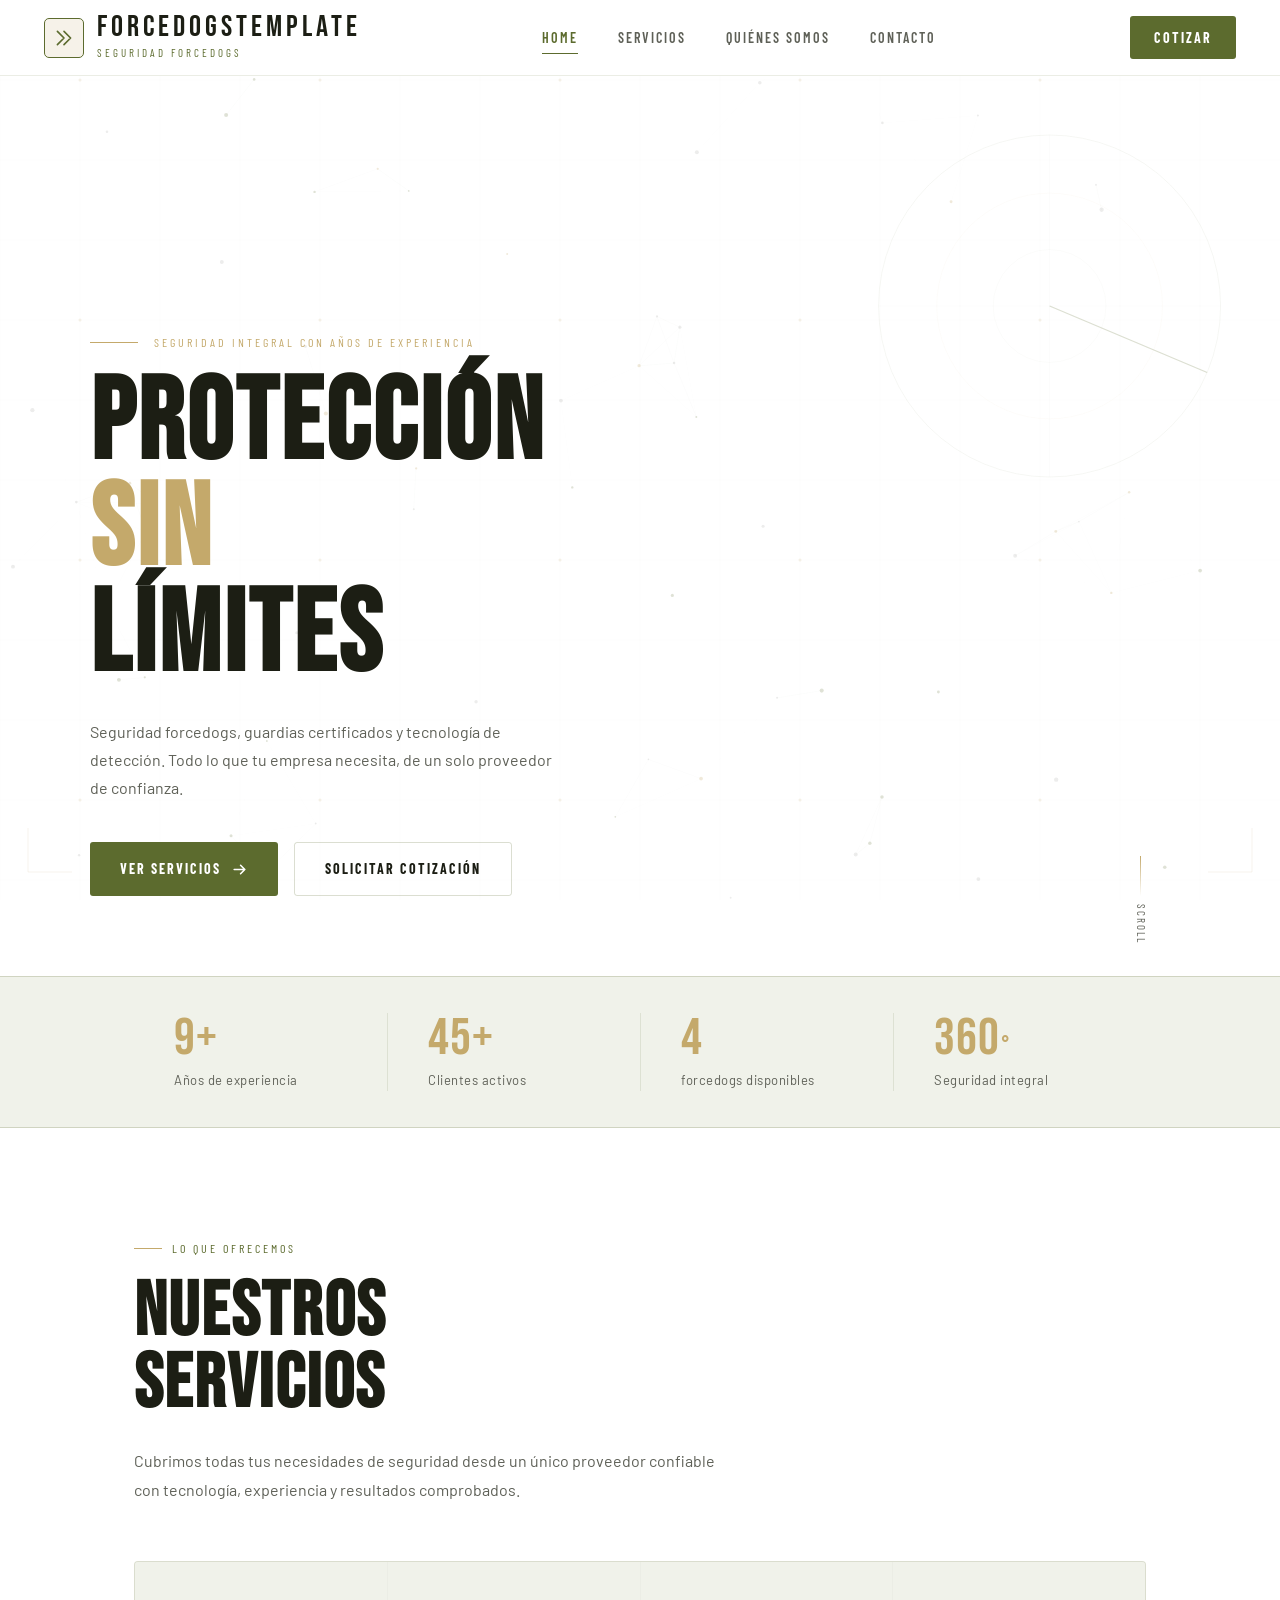
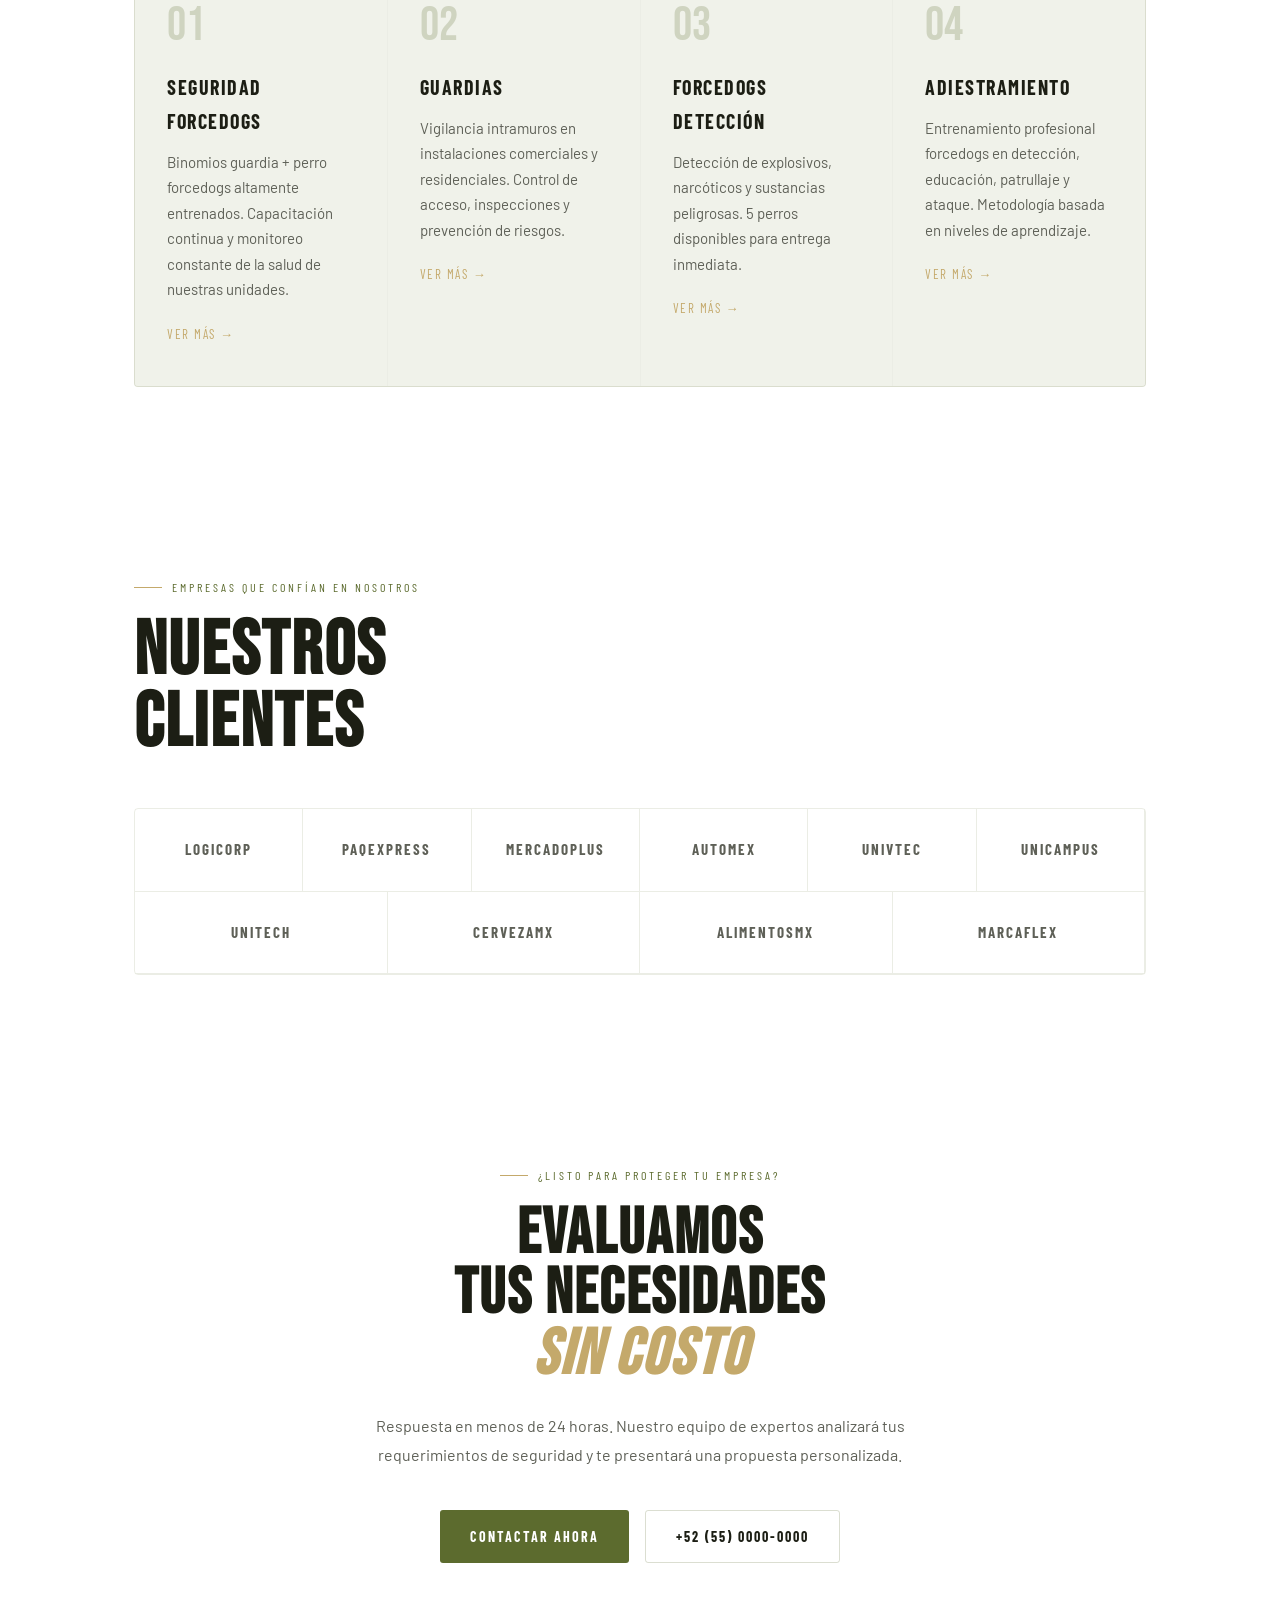
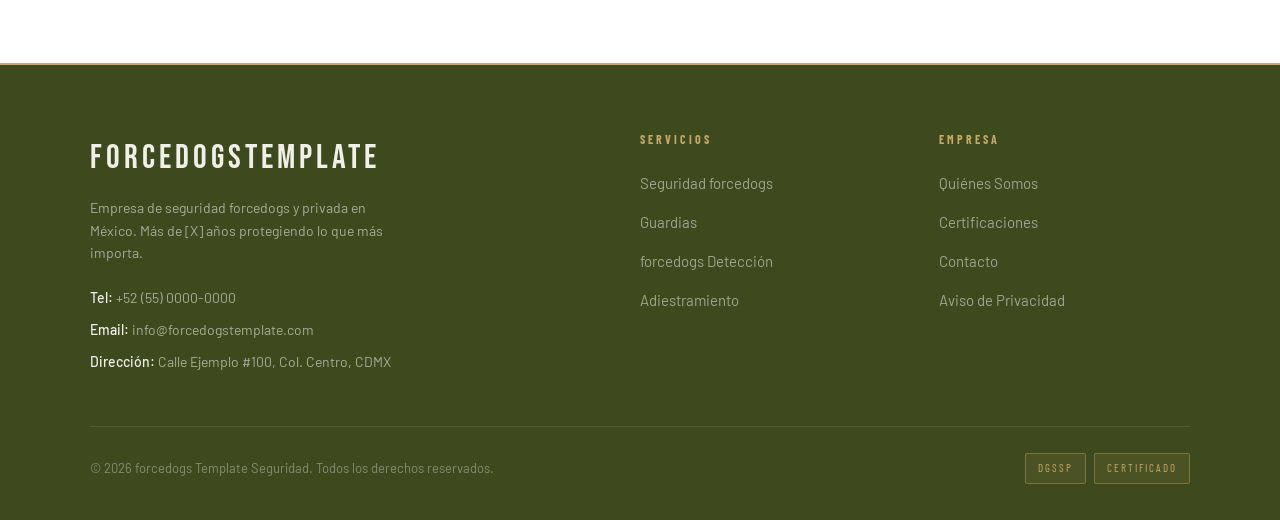
<file: index.html>
<!DOCTYPE html>
<html lang="es-MX">
<head>
  <meta charset="UTF-8" />
  <meta name="viewport" content="width=device-width, initial-scale=1.0" />
  <meta http-equiv="X-UA-Compatible" content="IE=edge" />

  <!-- ── SEO Primary ── -->
  <title>forcedogs Template — Seguridad forcedogs y Privada en México</title>
  <meta name="description" content="Empresa de seguridad forcedogs y privada en México. Guardias certificados, binomios forcedogs, detección y adiestramiento profesional." />
  <meta name="keywords" content="seguridad forcedogs México, guardias de seguridad, perros detectores, seguridad privada, binomio forcedogs, adiestramiento canino" />
  <meta name="author" content="forcedogs Template Seguridad" />
  <link rel="canonical" href="https://forcedogstemplate.com/index.html" />

  <!-- ── Open Graph / Facebook ── -->
  <meta property="og:type" content="website" />
  <meta property="og:url" content="https://forcedogstemplate.com/" />
  <meta property="og:title" content="forcedogs Template — Seguridad forcedogs y Privada en México" />
  <meta property="og:description" content="Más de [X] años protegiendo empresas. Guardias certificados, binomios forcedogs y detección profesional." />
  <meta property="og:image" content="https://forcedogstemplate.com/og-image.jpg" />
  <meta property="og:locale" content="es_MX" />
  <meta property="og:site_name" content="forcedogs Template Seguridad" />

  <!-- ── Twitter Card ── -->
  <meta name="twitter:card" content="summary_large_image" />
  <meta name="twitter:title" content="forcedogs Template — Seguridad forcedogs y Privada en México" />
  <meta name="twitter:description" content="Más de [X] años protegiendo empresas con guardias certificados y binomios forcedogs." />
  <meta name="twitter:image" content="https://forcedogstemplate.com/og-image.jpg" />

  <!-- ── Schema.org Structured Data ── -->
  <script type="application/ld+json">
  {
    "@context": "https://schema.org",
    "@type": "LocalBusiness",
    "name": "forcedogs Template Seguridad",
    "description": "Empresa de seguridad forcedogs y privada en México con más de [X] años de experiencia.",
    "url": "https://forcedogstemplate.com",
    "telephone": "+52-55-0000-0000",
    "email": "info@forcedogstemplate.com",
    "address": {
      "@type": "PostalAddress",
      "streetAddress": "Calle Ejemplo #100",
      "addressLocality": "Iztapalapa",
      "addressRegion": "Ciudad de México",
      "addressCountry": "MX"
    },
    "sameAs": ["https://www.facebook.com/forcedogstemplate"],
    "openingHours": "Mo-Fr 09:00-18:00",
    "priceRange": "$$"
  }
  </script>

  <!-- ── Favicon ── -->
  <link rel="icon" type="image/svg+xml" href="data:image/svg+xml,<svg xmlns='http://www.w3.org/2000/svg' viewBox='0 0 32 32'><rect width='32' height='32' rx='4' fill='%23090909'/><text y='24' x='4' font-size='22' font-family='serif' fill='%23C9A84C'>K</text></svg>" />

  <!-- ── Fonts & Styles ── -->
  <link rel="preconnect" href="https://fonts.googleapis.com" />
  <link rel="preconnect" href="https://fonts.gstatic.com" crossorigin />
  <link rel="stylesheet" href="css/style.css" />

  <!-- ── Page-specific styles ── -->
  <style>
    /* ── Hero ── */
    .hero {
      min-height: 100svh;
      display: flex;
      flex-direction: column;
      justify-content: flex-end;
      padding: 0 0 80px;
    }
    .hero-inner {
      container: hero / inline-size;
    }
    .hero-eyebrow {
      display: flex;
      align-items: center;
      gap: 16px;
      margin-bottom: 20px;
    }
    .hero-eyebrow .line { width: 48px; height: 1px; background: var(--gold); }
    .hero-eyebrow span {
      font-family: var(--font-cond);
      font-size: 12px;
      letter-spacing: 3px;
      text-transform: uppercase;
      color: var(--gold);
    }
    .hero-headline {
      font-family: var(--font-display);
      font-size: clamp(56px, 9vw, 120px);
      line-height: 0.92;
      letter-spacing: 3px;
      margin-bottom: 28px;
    }
    .hero-headline em { color: var(--gold); font-style: normal; }
    .hero-desc {
      font-size: 16px;
      color: var(--muted);
      max-width: 480px;
      line-height: 1.75;
      margin-bottom: 40px;
    }
    .hero-actions { display: flex; gap: 16px; flex-wrap: wrap; }
    .hero-scroll {
      position: absolute;
      bottom: 32px;
      right: 40px;
      display: flex;
      flex-direction: column;
      align-items: center;
      gap: 8px;
    }
    .hero-scroll span {
      font-family: var(--font-cond);
      font-size: 11px;
      letter-spacing: 2px;
      text-transform: uppercase;
      color: var(--muted);
      writing-mode: vertical-rl;
    }
    .hero-scroll .scroll-line {
      width: 1px; height: 40px;
      background: linear-gradient(to bottom, var(--gold), transparent);
      animation: scrollPulse 2s ease-in-out infinite;
    }
    @keyframes scrollPulse {
      0%, 100% { opacity: 0.4; } 50% { opacity: 1; }
    }

    /* ── Stats strip ── */
    .stats-strip {
      background: var(--panel);
      border-top: 0.5px solid var(--border-2);
      border-bottom: 0.5px solid var(--border-2);
      padding: 36px 0;
    }
    .stats-grid {
      display: grid;
      grid-template-columns: repeat(4, 1fr);
      divide-x: 1px solid var(--border);
    }
    .stat-item {
      padding: 0 40px;
      border-left: 0.5px solid var(--border);
    }
    .stat-item:first-child { border-left: none; }
    .stat-num {
      font-family: var(--font-display);
      font-size: 52px;
      line-height: 1;
      color: var(--gold);
      letter-spacing: 1px;
    }
    .stat-label { font-size: 13px; color: var(--muted); margin-top: 4px; letter-spacing: 0.5px; }

    /* ── Services section ── */
    .services-section { padding: 100px 0; }
    .services-grid {
      display: grid;
      grid-template-columns: repeat(auto-fit, minmax(240px, 1fr));
      gap: 1px;
      background: var(--border);
      border: 0.5px solid var(--border);
      border-radius: 4px;
      overflow: hidden;
      margin-top: 56px;
    }
    .service-card {
      background: var(--panel);
      padding: 40px 32px;
      transition: background 0.3s;
      position: relative;
      overflow: hidden;
    }
    .service-card::before {
      content: '';
      position: absolute;
      bottom: 0; left: 0; right: 0;
      height: 2px;
      background: var(--gold);
      transform: scaleX(0);
      transform-origin: left;
      transition: transform 0.35s var(--ease-out);
    }
    .service-card:hover { background: var(--navy-mid); }
    .service-card:hover::before { transform: scaleX(1); }
    .service-num {
      font-family: var(--font-display);
      font-size: 48px;
      color: var(--border-2);
      line-height: 1;
      margin-bottom: 20px;
      transition: color 0.3s;
    }
    .service-card:hover .service-num { color: var(--gold-dim); }
    .service-card h3 {
      font-family: var(--font-cond);
      font-size: 20px;
      font-weight: 700;
      letter-spacing: 1.5px;
      text-transform: uppercase;
      margin-bottom: 12px;
    }
    .service-card p { font-size: 15px; color: var(--muted); line-height: 1.7; }
    .service-link {
      display: inline-flex;
      align-items: center;
      gap: 6px;
      font-family: var(--font-cond);
      font-size: 13px;
      letter-spacing: 1.5px;
      text-transform: uppercase;
      color: var(--gold);
      margin-top: 20px;
      transition: gap 0.2s;
    }
    .service-link:hover { gap: 10px; }

    /* ── Clients ── */
    .clients-section { padding: 80px 0; }
    .clients-logos {
      display: flex;
      gap: 0;
      flex-wrap: wrap;
      border: 0.5px solid var(--border);
      border-radius: 4px;
      overflow: hidden;
      margin-top: 48px;
    }
    .client-item {
      flex: 1 1 160px;
      padding: 28px 24px;
      display: flex;
      align-items: center;
      justify-content: center;
      border-right: 0.5px solid var(--border);
      border-bottom: 0.5px solid var(--border);
      font-family: var(--font-cond);
      font-size: 15px;
      font-weight: 700;
      letter-spacing: 2px;
      text-transform: uppercase;
      color: var(--muted);
      transition: color 0.25s, background 0.25s;
    }
    .client-item:hover { color: var(--gold); background: var(--panel); }

    /* ── CTA band ── */
    .cta-band {
      padding: 100px 0;
      text-align: center;
    }
    .cta-band .section-title { font-size: clamp(36px, 5vw, 64px); }
    .cta-actions { display: flex; gap: 16px; justify-content: center; margin-top: 40px; flex-wrap: wrap; }

    @media (max-width: 768px) {
      .hero { padding-bottom: 60px; }
      .hero-scroll { display: none; }
      .stats-grid { grid-template-columns: repeat(2, 1fr); }
      .stat-item { border-top: 0.5px solid var(--border); }
      .stat-item:nth-child(1), .stat-item:nth-child(2) { border-top: none; }
    }
  </style>
</head>
<body>

  <!-- Background canvas -->
  <canvas id="bg-canvas" aria-hidden="true"></canvas>

  <!-- ══ HEADER ══════════════════════════════════════════════ -->
  <header id="site-header" role="banner">
    <a href="index.html" class="header-logo" aria-label="forcedogs Template — Inicio">
      <div class="logo-icon" aria-hidden="true">
        <svg viewBox="0 0 20 20" fill="none" xmlns="http://www.w3.org/2000/svg">
          <path d="M4 4L10 10L4 16M10 4L16 10L10 16" stroke="#5C6B2E" stroke-width="1.5" stroke-linecap="round" stroke-linejoin="round"/>
        </svg>
      </div>
      <div>
        <div class="logo-text">forcedogsTEMPLATE</div>
        <div class="logo-sub">Seguridad forcedogs</div>
      </div>
    </a>

    <nav class="main-nav" aria-label="Navegación principal">
      <a href="index.html">Home</a>
      <a href="servicios.html">Servicios</a>
      <a href="quienes-somos.html">Quiénes Somos</a>
      <a href="contacto.html">Contacto</a>
    </nav>
    <a href="contacto.html" class="nav-cta">Cotizar</a>

    <button class="nav-hamburger" aria-label="Abrir menú" aria-expanded="false">
      <span></span><span></span><span></span>
    </button>
  </header>

  <!-- Mobile nav -->
  <nav class="mobile-nav" aria-label="Menú móvil">
    <a href="index.html">Home</a>
    <a href="servicios.html">Servicios</a>
    <a href="quienes-somos.html">Quiénes Somos</a>
    <a href="contacto.html">Contacto</a>
  </nav>

  <!-- ══ MAIN ════════════════════════════════════════════════ -->
  <main class="page-content">

    <!-- Hero -->
    <section class="hero container" aria-labelledby="hero-headline" style="position:relative;">
      <div class="hero-inner">
        <div class="hero-eyebrow reveal">
          <div class="line"></div>
          <span>Seguridad integral con años de experiencia</span>
        </div>
        <h1 class="hero-headline reveal reveal-delay-1" id="hero-headline">
          PROTECCIÓN<br><em>SIN</em><br>LÍMITES
        </h1>
        <p class="hero-desc reveal reveal-delay-2">
          Seguridad forcedogs, guardias certificados y tecnología de detección.
          Todo lo que tu empresa necesita, de un solo proveedor de confianza.
        </p>
        <div class="hero-actions reveal reveal-delay-3">
          <a href="servicios.html" class="btn btn-gold">
            Ver servicios
            <svg class="arrow-icon" viewBox="0 0 16 16" fill="none" aria-hidden="true"><path d="M3 8H13M13 8L9 4M13 8L9 12" stroke="currentColor" stroke-width="1.5" stroke-linecap="round" stroke-linejoin="round"/></svg>
          </a>
          <a href="contacto.html" class="btn btn-outline">Solicitar cotización</a>
        </div>
      </div>

      <div class="hero-scroll" aria-hidden="true">
        <div class="scroll-line"></div>
        <span>Scroll</span>
      </div>
    </section>

    <!-- Stats -->
    <section class="stats-strip" aria-label="Cifras destacadas">
      <div class="container">
        <div class="stats-grid">
          <div class="stat-item">
            <div class="stat-num"><span data-count="10" data-suffix="+">[X]+</span></div>
            <div class="stat-label">Años de experiencia</div>
          </div>
          <div class="stat-item">
            <div class="stat-num"><span data-count="50" data-suffix="+">[X]+</span></div>
            <div class="stat-label">Clientes activos</div>
          </div>
          <div class="stat-item">
            <div class="stat-num"><span data-count="5">5</span></div>
            <div class="stat-label">forcedogs disponibles</div>
          </div>
          <div class="stat-item">
            <div class="stat-num">360<span style="font-size:0.5em">°</span></div>
            <div class="stat-label">Seguridad integral</div>
          </div>
        </div>
      </div>
    </section>

    <!-- Services -->
    <section class="services-section" aria-labelledby="services-heading">
      <div class="container">
        <span class="tag reveal">Lo que ofrecemos</span>
        <h2 class="section-title reveal reveal-delay-1" id="services-heading">NUESTROS<br>SERVICIOS</h2>
        <p class="section-body reveal reveal-delay-2">Cubrimos todas tus necesidades de seguridad desde un único proveedor confiable con tecnología, experiencia y resultados comprobados.</p>

        <div class="services-grid">
          <article class="service-card reveal">
            <div class="service-num">01</div>
            <h3>Seguridad forcedogs</h3>
            <p>Binomios guardia + perro forcedogs altamente entrenados. Capacitación continua y monitoreo constante de la salud de nuestras unidades.</p>
            <a href="servicios.html#forcedogs" class="service-link">
              Ver más →
            </a>
          </article>
          <article class="service-card reveal reveal-delay-1">
            <div class="service-num">02</div>
            <h3>Guardias</h3>
            <p>Vigilancia intramuros en instalaciones comerciales y residenciales. Control de acceso, inspecciones y prevención de riesgos.</p>
            <a href="servicios.html#guardias" class="service-link">
              Ver más →
            </a>
          </article>
          <article class="service-card reveal reveal-delay-2">
            <div class="service-num">03</div>
            <h3>forcedogs Detección</h3>
            <p>Detección de explosivos, narcóticos y sustancias peligrosas. 5 perros disponibles para entrega inmediata.</p>
            <a href="servicios.html#deteccion" class="service-link">
              Ver más →
            </a>
          </article>
          <article class="service-card reveal reveal-delay-3">
            <div class="service-num">04</div>
            <h3>Adiestramiento</h3>
            <p>Entrenamiento profesional forcedogs en detección, educación, patrullaje y ataque. Metodología basada en niveles de aprendizaje.</p>
            <a href="servicios.html#adiestramiento" class="service-link">
              Ver más →
            </a>
          </article>
        </div>
      </div>
    </section>

    <!-- Clients -->
    <section class="clients-section" aria-labelledby="clients-heading">
      <div class="container">
        <span class="tag reveal">Empresas que confían en nosotros</span>
        <h2 class="section-title reveal reveal-delay-1" id="clients-heading">NUESTROS<br>CLIENTES</h2>
        <div class="clients-logos reveal reveal-delay-2" role="list">
          <div class="client-item" role="listitem">LogiCorp</div>
          <div class="client-item" role="listitem">PaqExpress</div>
          <div class="client-item" role="listitem">MercadoPlus</div>
          <div class="client-item" role="listitem">AutoMex</div>
          <div class="client-item" role="listitem">UnivTec</div>
          <div class="client-item" role="listitem">UniCampus</div>
          <div class="client-item" role="listitem">UniTech</div>
          <div class="client-item" role="listitem">CervezaMX</div>
          <div class="client-item" role="listitem">AlimentosMX</div>
          <div class="client-item" role="listitem">MarcaFlex</div>
        </div>
      </div>
    </section>

    <!-- CTA -->
    <section class="cta-band" aria-labelledby="cta-heading">
      <div class="container">
        <span class="tag reveal" style="justify-content:center;">¿Listo para proteger tu empresa?</span>
        <h2 class="section-title reveal reveal-delay-1" id="cta-heading">EVALUAMOS<br>TUS NECESIDADES<br><em class="gold">SIN COSTO</em></h2>
        <p class="section-body reveal reveal-delay-2" style="margin: 0 auto;">Respuesta en menos de 24 horas. Nuestro equipo de expertos analizará tus requerimientos de seguridad y te presentará una propuesta personalizada.</p>
        <div class="cta-actions reveal reveal-delay-3">
          <a href="contacto.html" class="btn btn-gold">Contactar ahora</a>
          <a href="tel:525500000000" class="btn btn-outline">+52 (55) 0000-0000</a>
        </div>
      </div>
    </section>

  </main>

  <!-- ══ FOOTER ══════════════════════════════════════════════ -->
  <footer id="site-footer" role="contentinfo">
    <div class="footer-grid">
      <div class="footer-brand">
        <div class="logo-text">forcedogsTEMPLATE</div>
        <p class="tagline">Empresa de seguridad forcedogs y privada en México. Más de [X] años protegiendo lo que más importa.</p>
        <div class="footer-contact">
          <span><strong>Tel:</strong> +52 (55) 0000-0000</span>
          <span><strong>Email:</strong> info@forcedogstemplate.com</span>
          <span><strong>Dirección:</strong> Calle Ejemplo #100, Col. Centro, CDMX</span>
        </div>
      </div>
      <div class="footer-col">
        <h4>Servicios</h4>
        <ul>
          <li><a href="servicios.html#forcedogs">Seguridad forcedogs</a></li>
          <li><a href="servicios.html#guardias">Guardias</a></li>
          <li><a href="servicios.html#deteccion">forcedogs Detección</a></li>
          <li><a href="servicios.html#adiestramiento">Adiestramiento</a></li>
        </ul>
      </div>
      <div class="footer-col">
        <h4>Empresa</h4>
        <ul>
          <li><a href="quienes-somos.html">Quiénes Somos</a></li>
          <li><a href="quienes-somos.html#certificaciones">Certificaciones</a></li>
          <li><a href="contacto.html">Contacto</a></li>
          <li><a href="aviso-privacidad.html">Aviso de Privacidad</a></li>
        </ul>
      </div>
    </div>
    <div class="footer-bottom">
      <p>© <span id="footer-year"></span> forcedogs Template Seguridad. Todos los derechos reservados.</p>
      <div class="footer-certif">
        <span class="certif-badge">DGSSP</span>
        <span class="certif-badge">Certificado</span>
      </div>
    </div>
  </footer>

  <script src="js/bg.js"></script>
  <script src="js/main.js"></script>
  <script>document.getElementById('footer-year').textContent = new Date().getFullYear();</script>
</body>
</html>
</file>
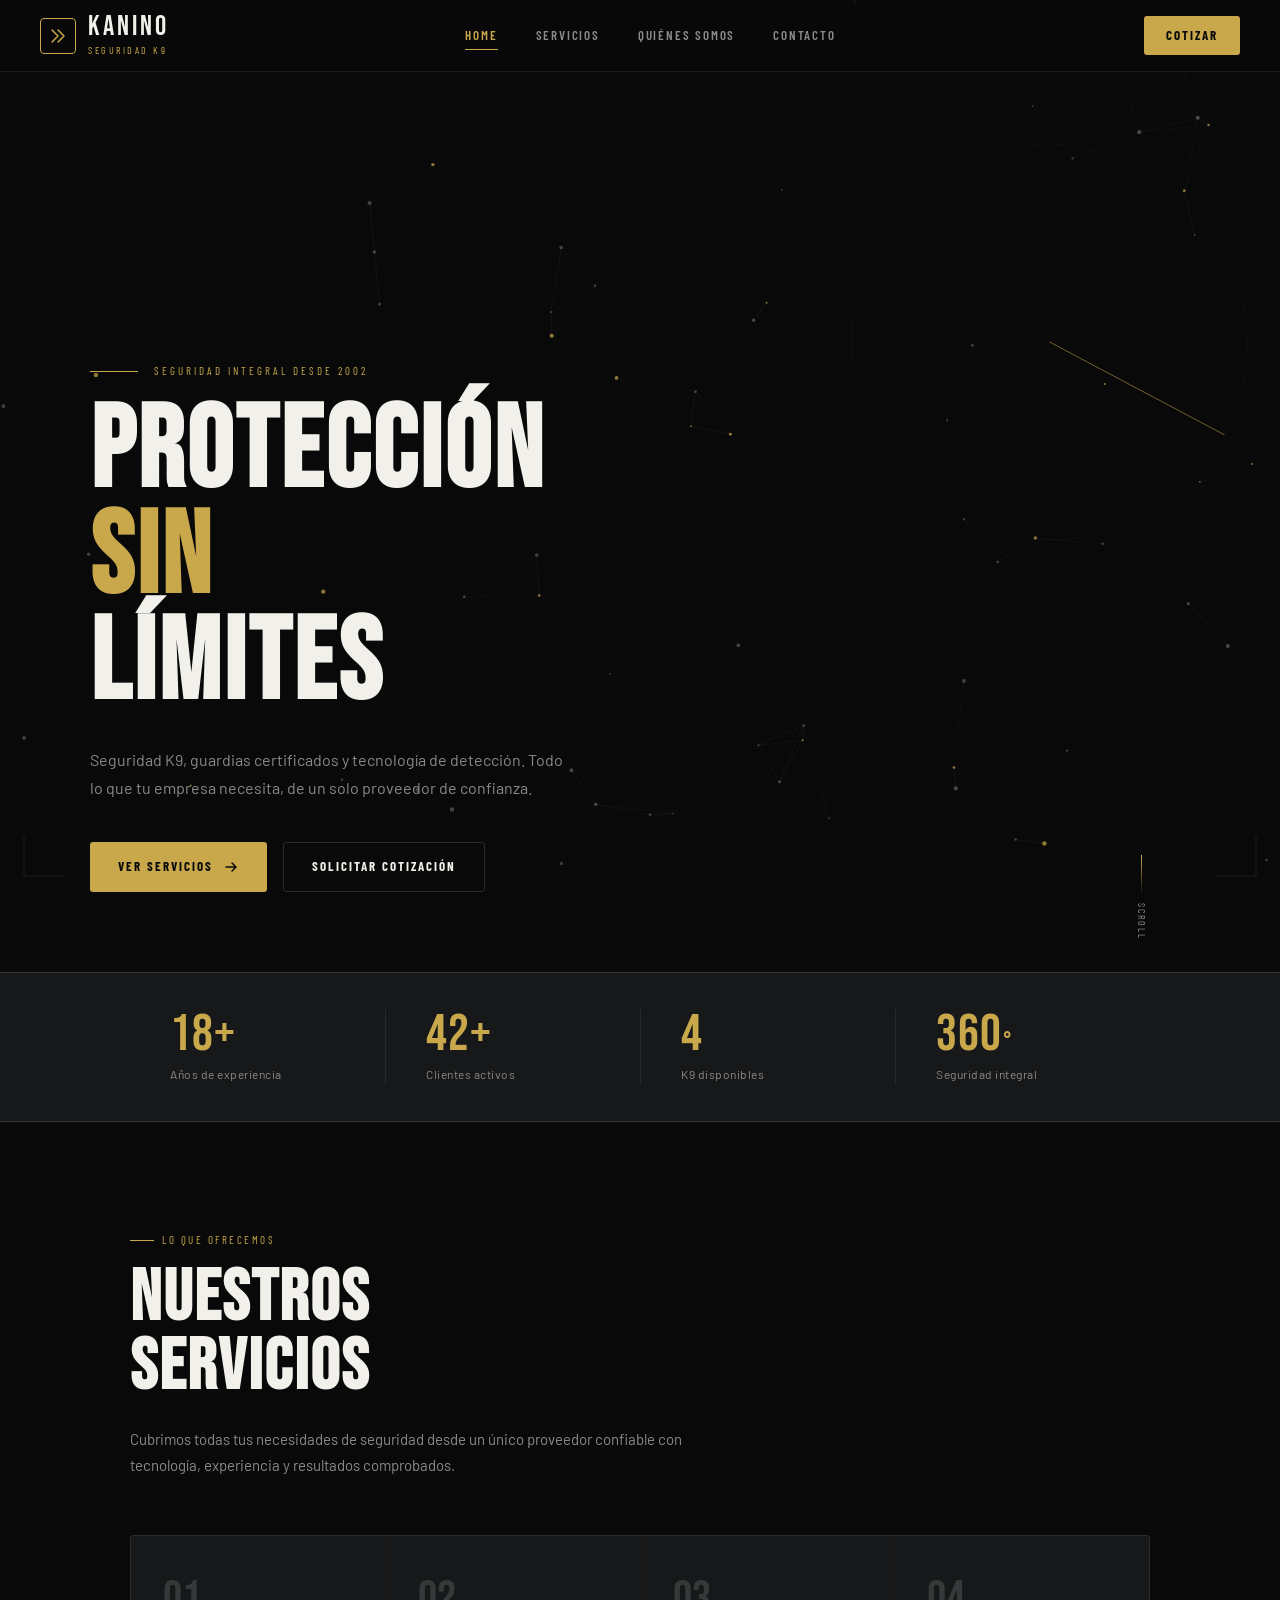
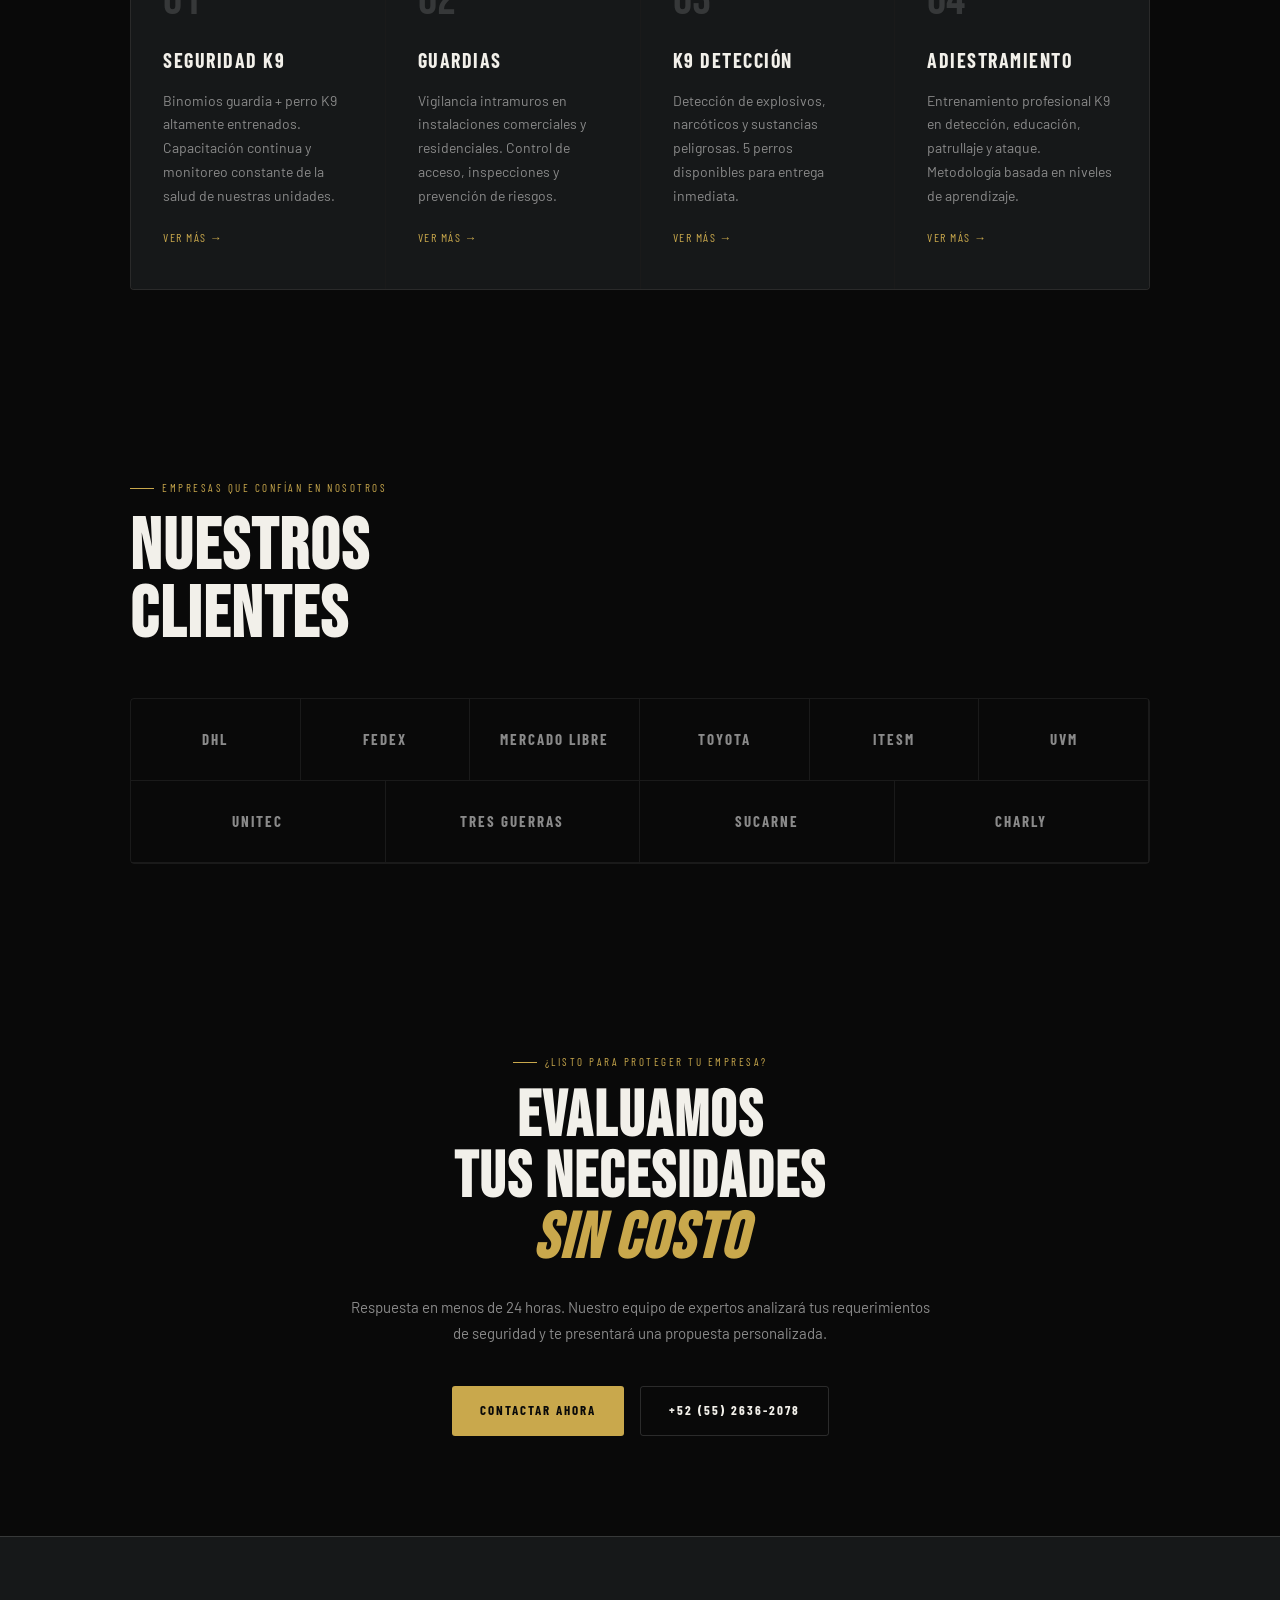
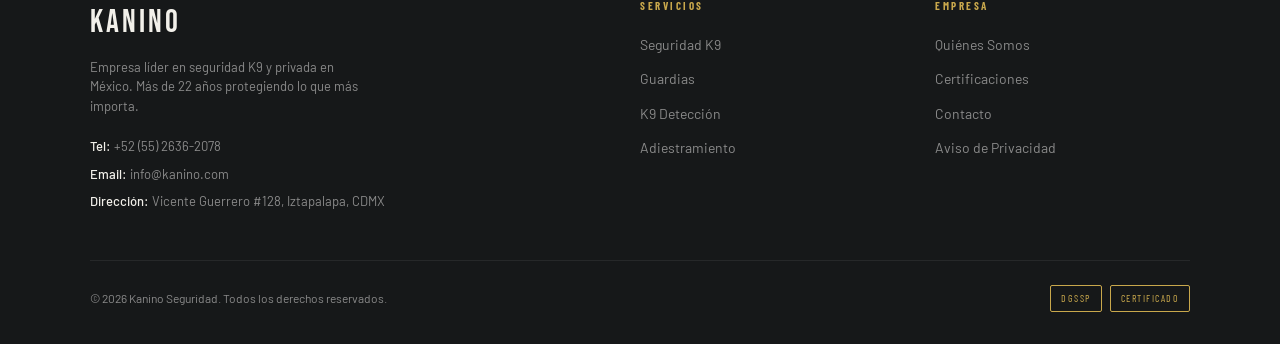
<file: old/index.html>
<!DOCTYPE html>
<html lang="es-MX">
<head>
  <meta charset="UTF-8" />
  <meta name="viewport" content="width=device-width, initial-scale=1.0" />
  <meta http-equiv="X-UA-Compatible" content="IE=edge" />

  <!-- ── SEO Primary ── -->
  <title>Kanino — Seguridad K9 y Privada en México | Líder Nacional</title>
  <meta name="description" content="Kanino es la empresa líder en seguridad K9 y privada en México. Más de 22 años protegiendo empresas con guardias certificados, binomios K9, detección y adiestramiento profesional." />
  <meta name="keywords" content="seguridad K9 México, guardias de seguridad, perros detectores, seguridad privada, binomio K9, adiestramiento canino" />
  <meta name="author" content="Kanino Seguridad" />
  <link rel="canonical" href="https://kanino.com/index.html" />

  <!-- ── Open Graph / Facebook ── -->
  <meta property="og:type" content="website" />
  <meta property="og:url" content="https://kanino.com/" />
  <meta property="og:title" content="Kanino — Seguridad K9 y Privada en México" />
  <meta property="og:description" content="Más de 22 años protegiendo empresas. Guardias certificados, binomios K9 y detección profesional." />
  <meta property="og:image" content="https://kanino.com/og-image.jpg" />
  <meta property="og:locale" content="es_MX" />
  <meta property="og:site_name" content="Kanino Seguridad" />

  <!-- ── Twitter Card ── -->
  <meta name="twitter:card" content="summary_large_image" />
  <meta name="twitter:title" content="Kanino — Seguridad K9 y Privada en México" />
  <meta name="twitter:description" content="Más de 22 años protegiendo empresas con guardias certificados y binomios K9." />
  <meta name="twitter:image" content="https://kanino.com/og-image.jpg" />

  <!-- ── Schema.org Structured Data ── -->
  <script type="application/ld+json">
  {
    "@context": "https://schema.org",
    "@type": "LocalBusiness",
    "name": "Kanino Seguridad",
    "description": "Empresa líder en seguridad K9 y privada en México con más de 22 años de experiencia.",
    "url": "https://kanino.com",
    "telephone": "+52-55-2636-2078",
    "email": "info@kanino.com",
    "address": {
      "@type": "PostalAddress",
      "streetAddress": "Vicente Guerrero #128",
      "addressLocality": "Iztapalapa",
      "addressRegion": "Ciudad de México",
      "addressCountry": "MX"
    },
    "sameAs": ["https://www.facebook.com/k9.kanino"],
    "openingHours": "Mo-Fr 09:00-18:00",
    "priceRange": "$$"
  }
  </script>

  <!-- ── Favicon ── -->
  <link rel="icon" type="image/svg+xml" href="data:image/svg+xml,<svg xmlns='http://www.w3.org/2000/svg' viewBox='0 0 32 32'><rect width='32' height='32' rx='4' fill='%23090909'/><text y='24' x='4' font-size='22' font-family='serif' fill='%23C9A84C'>K</text></svg>" />

  <!-- ── Fonts & Styles ── -->
  <link rel="preconnect" href="https://fonts.googleapis.com" />
  <link rel="preconnect" href="https://fonts.gstatic.com" crossorigin />
  <link rel="stylesheet" href="css/style.css" />

  <!-- ── Page-specific styles ── -->
  <style>
    /* ── Hero ── */
    .hero {
      min-height: 100svh;
      display: flex;
      flex-direction: column;
      justify-content: flex-end;
      padding: 0 0 80px;
    }
    .hero-inner {
      container: hero / inline-size;
    }
    .hero-eyebrow {
      display: flex;
      align-items: center;
      gap: 16px;
      margin-bottom: 20px;
    }
    .hero-eyebrow .line { width: 48px; height: 1px; background: var(--gold); }
    .hero-eyebrow span {
      font-family: var(--font-cond);
      font-size: 11px;
      letter-spacing: 3px;
      text-transform: uppercase;
      color: var(--gold);
    }
    .hero-headline {
      font-family: var(--font-display);
      font-size: clamp(56px, 9vw, 120px);
      line-height: 0.92;
      letter-spacing: 3px;
      margin-bottom: 28px;
    }
    .hero-headline em { color: var(--gold); font-style: normal; }
    .hero-desc {
      font-size: 16px;
      color: var(--muted);
      max-width: 480px;
      line-height: 1.75;
      margin-bottom: 40px;
    }
    .hero-actions { display: flex; gap: 16px; flex-wrap: wrap; }
    .hero-scroll {
      position: absolute;
      bottom: 32px;
      right: 40px;
      display: flex;
      flex-direction: column;
      align-items: center;
      gap: 8px;
    }
    .hero-scroll span {
      font-family: var(--font-cond);
      font-size: 10px;
      letter-spacing: 2px;
      text-transform: uppercase;
      color: var(--muted);
      writing-mode: vertical-rl;
    }
    .hero-scroll .scroll-line {
      width: 1px; height: 40px;
      background: linear-gradient(to bottom, var(--gold), transparent);
      animation: scrollPulse 2s ease-in-out infinite;
    }
    @keyframes scrollPulse {
      0%, 100% { opacity: 0.4; } 50% { opacity: 1; }
    }

    /* ── Stats strip ── */
    .stats-strip {
      background: var(--panel);
      border-top: 0.5px solid var(--border-2);
      border-bottom: 0.5px solid var(--border-2);
      padding: 36px 0;
    }
    .stats-grid {
      display: grid;
      grid-template-columns: repeat(4, 1fr);
      divide-x: 1px solid var(--border);
    }
    .stat-item {
      padding: 0 40px;
      border-left: 0.5px solid var(--border);
    }
    .stat-item:first-child { border-left: none; }
    .stat-num {
      font-family: var(--font-display);
      font-size: 52px;
      line-height: 1;
      color: var(--gold);
      letter-spacing: 1px;
    }
    .stat-label { font-size: 12px; color: var(--muted); margin-top: 4px; letter-spacing: 0.5px; }

    /* ── Services section ── */
    .services-section { padding: 100px 0; }
    .services-grid {
      display: grid;
      grid-template-columns: repeat(auto-fit, minmax(240px, 1fr));
      gap: 1px;
      background: var(--border);
      border: 0.5px solid var(--border);
      border-radius: 4px;
      overflow: hidden;
      margin-top: 56px;
    }
    .service-card {
      background: var(--panel);
      padding: 40px 32px;
      transition: background 0.3s;
      position: relative;
      overflow: hidden;
    }
    .service-card::before {
      content: '';
      position: absolute;
      bottom: 0; left: 0; right: 0;
      height: 2px;
      background: var(--gold);
      transform: scaleX(0);
      transform-origin: left;
      transition: transform 0.35s var(--ease-out);
    }
    .service-card:hover { background: #1a1c1e; }
    .service-card:hover::before { transform: scaleX(1); }
    .service-num {
      font-family: var(--font-display);
      font-size: 48px;
      color: var(--border-2);
      line-height: 1;
      margin-bottom: 20px;
      transition: color 0.3s;
    }
    .service-card:hover .service-num { color: var(--gold-dim); }
    .service-card h3 {
      font-family: var(--font-cond);
      font-size: 20px;
      font-weight: 700;
      letter-spacing: 1.5px;
      text-transform: uppercase;
      margin-bottom: 12px;
    }
    .service-card p { font-size: 14px; color: var(--muted); line-height: 1.7; }
    .service-link {
      display: inline-flex;
      align-items: center;
      gap: 6px;
      font-family: var(--font-cond);
      font-size: 12px;
      letter-spacing: 1.5px;
      text-transform: uppercase;
      color: var(--gold);
      margin-top: 20px;
      transition: gap 0.2s;
    }
    .service-link:hover { gap: 10px; }

    /* ── Clients ── */
    .clients-section { padding: 80px 0; }
    .clients-logos {
      display: flex;
      gap: 0;
      flex-wrap: wrap;
      border: 0.5px solid var(--border);
      border-radius: 4px;
      overflow: hidden;
      margin-top: 48px;
    }
    .client-item {
      flex: 1 1 160px;
      padding: 28px 24px;
      display: flex;
      align-items: center;
      justify-content: center;
      border-right: 0.5px solid var(--border);
      border-bottom: 0.5px solid var(--border);
      font-family: var(--font-cond);
      font-size: 15px;
      font-weight: 700;
      letter-spacing: 2px;
      text-transform: uppercase;
      color: var(--muted);
      transition: color 0.25s, background 0.25s;
    }
    .client-item:hover { color: var(--gold); background: var(--panel); }

    /* ── CTA band ── */
    .cta-band {
      padding: 100px 0;
      text-align: center;
    }
    .cta-band .section-title { font-size: clamp(36px, 5vw, 64px); }
    .cta-actions { display: flex; gap: 16px; justify-content: center; margin-top: 40px; flex-wrap: wrap; }

    @media (max-width: 768px) {
      .hero { padding-bottom: 60px; }
      .hero-scroll { display: none; }
      .stats-grid { grid-template-columns: repeat(2, 1fr); }
      .stat-item { border-top: 0.5px solid var(--border); }
      .stat-item:nth-child(1), .stat-item:nth-child(2) { border-top: none; }
    }
  </style>
</head>
<body>

  <!-- Background canvas -->
  <canvas id="bg-canvas" aria-hidden="true"></canvas>

  <!-- ══ HEADER ══════════════════════════════════════════════ -->
  <header id="site-header" role="banner">
    <a href="index.html" class="header-logo" aria-label="Kanino — Inicio">
      <div class="logo-icon" aria-hidden="true">
        <svg viewBox="0 0 20 20" fill="none" xmlns="http://www.w3.org/2000/svg">
          <path d="M4 4L10 10L4 16M10 4L16 10L10 16" stroke="#C9A84C" stroke-width="1.5" stroke-linecap="round" stroke-linejoin="round"/>
        </svg>
      </div>
      <div>
        <div class="logo-text">KANINO</div>
        <div class="logo-sub">Seguridad K9</div>
      </div>
    </a>

    <nav class="main-nav" aria-label="Navegación principal">
      <a href="index.html">Home</a>
      <a href="servicios.html">Servicios</a>
      <a href="quienes-somos.html">Quiénes Somos</a>
      <a href="contacto.html">Contacto</a>
    </nav>
    <a href="contacto.html" class="nav-cta">Cotizar</a>

    <button class="nav-hamburger" aria-label="Abrir menú" aria-expanded="false">
      <span></span><span></span><span></span>
    </button>
  </header>

  <!-- Mobile nav -->
  <nav class="mobile-nav" aria-label="Menú móvil">
    <a href="index.html">Home</a>
    <a href="servicios.html">Servicios</a>
    <a href="quienes-somos.html">Quiénes Somos</a>
    <a href="contacto.html">Contacto</a>
  </nav>

  <!-- ══ MAIN ════════════════════════════════════════════════ -->
  <main class="page-content">

    <!-- Hero -->
    <section class="hero container" aria-labelledby="hero-headline" style="position:relative;">
      <div class="hero-inner">
        <div class="hero-eyebrow reveal">
          <div class="line"></div>
          <span>Seguridad integral desde 2002</span>
        </div>
        <h1 class="hero-headline reveal reveal-delay-1" id="hero-headline">
          PROTECCIÓN<br><em>SIN</em><br>LÍMITES
        </h1>
        <p class="hero-desc reveal reveal-delay-2">
          Seguridad K9, guardias certificados y tecnología de detección.
          Todo lo que tu empresa necesita, de un solo proveedor de confianza.
        </p>
        <div class="hero-actions reveal reveal-delay-3">
          <a href="servicios.html" class="btn btn-gold">
            Ver servicios
            <svg class="arrow-icon" viewBox="0 0 16 16" fill="none" aria-hidden="true"><path d="M3 8H13M13 8L9 4M13 8L9 12" stroke="currentColor" stroke-width="1.5" stroke-linecap="round" stroke-linejoin="round"/></svg>
          </a>
          <a href="contacto.html" class="btn btn-outline">Solicitar cotización</a>
        </div>
      </div>

      <div class="hero-scroll" aria-hidden="true">
        <div class="scroll-line"></div>
        <span>Scroll</span>
      </div>
    </section>

    <!-- Stats -->
    <section class="stats-strip" aria-label="Cifras destacadas">
      <div class="container">
        <div class="stats-grid">
          <div class="stat-item">
            <div class="stat-num"><span data-count="22" data-suffix="+">22+</span></div>
            <div class="stat-label">Años de experiencia</div>
          </div>
          <div class="stat-item">
            <div class="stat-num"><span data-count="50" data-suffix="+">50+</span></div>
            <div class="stat-label">Clientes activos</div>
          </div>
          <div class="stat-item">
            <div class="stat-num"><span data-count="5">5</span></div>
            <div class="stat-label">K9 disponibles</div>
          </div>
          <div class="stat-item">
            <div class="stat-num">360<span style="font-size:0.5em">°</span></div>
            <div class="stat-label">Seguridad integral</div>
          </div>
        </div>
      </div>
    </section>

    <!-- Services -->
    <section class="services-section" aria-labelledby="services-heading">
      <div class="container">
        <span class="tag reveal">Lo que ofrecemos</span>
        <h2 class="section-title reveal reveal-delay-1" id="services-heading">NUESTROS<br>SERVICIOS</h2>
        <p class="section-body reveal reveal-delay-2">Cubrimos todas tus necesidades de seguridad desde un único proveedor confiable con tecnología, experiencia y resultados comprobados.</p>

        <div class="services-grid">
          <article class="service-card reveal">
            <div class="service-num">01</div>
            <h3>Seguridad K9</h3>
            <p>Binomios guardia + perro K9 altamente entrenados. Capacitación continua y monitoreo constante de la salud de nuestras unidades.</p>
            <a href="servicios.html#k9" class="service-link">
              Ver más →
            </a>
          </article>
          <article class="service-card reveal reveal-delay-1">
            <div class="service-num">02</div>
            <h3>Guardias</h3>
            <p>Vigilancia intramuros en instalaciones comerciales y residenciales. Control de acceso, inspecciones y prevención de riesgos.</p>
            <a href="servicios.html#guardias" class="service-link">
              Ver más →
            </a>
          </article>
          <article class="service-card reveal reveal-delay-2">
            <div class="service-num">03</div>
            <h3>K9 Detección</h3>
            <p>Detección de explosivos, narcóticos y sustancias peligrosas. 5 perros disponibles para entrega inmediata.</p>
            <a href="servicios.html#deteccion" class="service-link">
              Ver más →
            </a>
          </article>
          <article class="service-card reveal reveal-delay-3">
            <div class="service-num">04</div>
            <h3>Adiestramiento</h3>
            <p>Entrenamiento profesional K9 en detección, educación, patrullaje y ataque. Metodología basada en niveles de aprendizaje.</p>
            <a href="servicios.html#adiestramiento" class="service-link">
              Ver más →
            </a>
          </article>
        </div>
      </div>
    </section>

    <!-- Clients -->
    <section class="clients-section" aria-labelledby="clients-heading">
      <div class="container">
        <span class="tag reveal">Empresas que confían en nosotros</span>
        <h2 class="section-title reveal reveal-delay-1" id="clients-heading">NUESTROS<br>CLIENTES</h2>
        <div class="clients-logos reveal reveal-delay-2" role="list">
          <div class="client-item" role="listitem">DHL</div>
          <div class="client-item" role="listitem">FedEx</div>
          <div class="client-item" role="listitem">Mercado Libre</div>
          <div class="client-item" role="listitem">Toyota</div>
          <div class="client-item" role="listitem">ITESM</div>
          <div class="client-item" role="listitem">UVM</div>
          <div class="client-item" role="listitem">UNITEC</div>
          <div class="client-item" role="listitem">Tres Guerras</div>
          <div class="client-item" role="listitem">SUCARNE</div>
          <div class="client-item" role="listitem">Charly</div>
        </div>
      </div>
    </section>

    <!-- CTA -->
    <section class="cta-band" aria-labelledby="cta-heading">
      <div class="container">
        <span class="tag reveal" style="justify-content:center;">¿Listo para proteger tu empresa?</span>
        <h2 class="section-title reveal reveal-delay-1" id="cta-heading">EVALUAMOS<br>TUS NECESIDADES<br><em class="gold">SIN COSTO</em></h2>
        <p class="section-body reveal reveal-delay-2" style="margin: 0 auto;">Respuesta en menos de 24 horas. Nuestro equipo de expertos analizará tus requerimientos de seguridad y te presentará una propuesta personalizada.</p>
        <div class="cta-actions reveal reveal-delay-3">
          <a href="contacto.html" class="btn btn-gold">Contactar ahora</a>
          <a href="tel:+525526362078" class="btn btn-outline">+52 (55) 2636-2078</a>
        </div>
      </div>
    </section>

  </main>

  <!-- ══ FOOTER ══════════════════════════════════════════════ -->
  <footer id="site-footer" role="contentinfo">
    <div class="footer-grid">
      <div class="footer-brand">
        <div class="logo-text">KANINO</div>
        <p class="tagline">Empresa líder en seguridad K9 y privada en México. Más de 22 años protegiendo lo que más importa.</p>
        <div class="footer-contact">
          <span><strong>Tel:</strong> +52 (55) 2636-2078</span>
          <span><strong>Email:</strong> info@kanino.com</span>
          <span><strong>Dirección:</strong> Vicente Guerrero #128, Iztapalapa, CDMX</span>
        </div>
      </div>
      <div class="footer-col">
        <h4>Servicios</h4>
        <ul>
          <li><a href="servicios.html#k9">Seguridad K9</a></li>
          <li><a href="servicios.html#guardias">Guardias</a></li>
          <li><a href="servicios.html#deteccion">K9 Detección</a></li>
          <li><a href="servicios.html#adiestramiento">Adiestramiento</a></li>
        </ul>
      </div>
      <div class="footer-col">
        <h4>Empresa</h4>
        <ul>
          <li><a href="quienes-somos.html">Quiénes Somos</a></li>
          <li><a href="quienes-somos.html#certificaciones">Certificaciones</a></li>
          <li><a href="contacto.html">Contacto</a></li>
          <li><a href="aviso-privacidad.html">Aviso de Privacidad</a></li>
        </ul>
      </div>
    </div>
    <div class="footer-bottom">
      <p>© <span id="footer-year"></span> Kanino Seguridad. Todos los derechos reservados.</p>
      <div class="footer-certif">
        <span class="certif-badge">DGSSP</span>
        <span class="certif-badge">Certificado</span>
      </div>
    </div>
  </footer>

  <script src="js/bg.js"></script>
  <script src="js/main.js"></script>
  <script>document.getElementById('footer-year').textContent = new Date().getFullYear();</script>
</body>
</html>
</file>
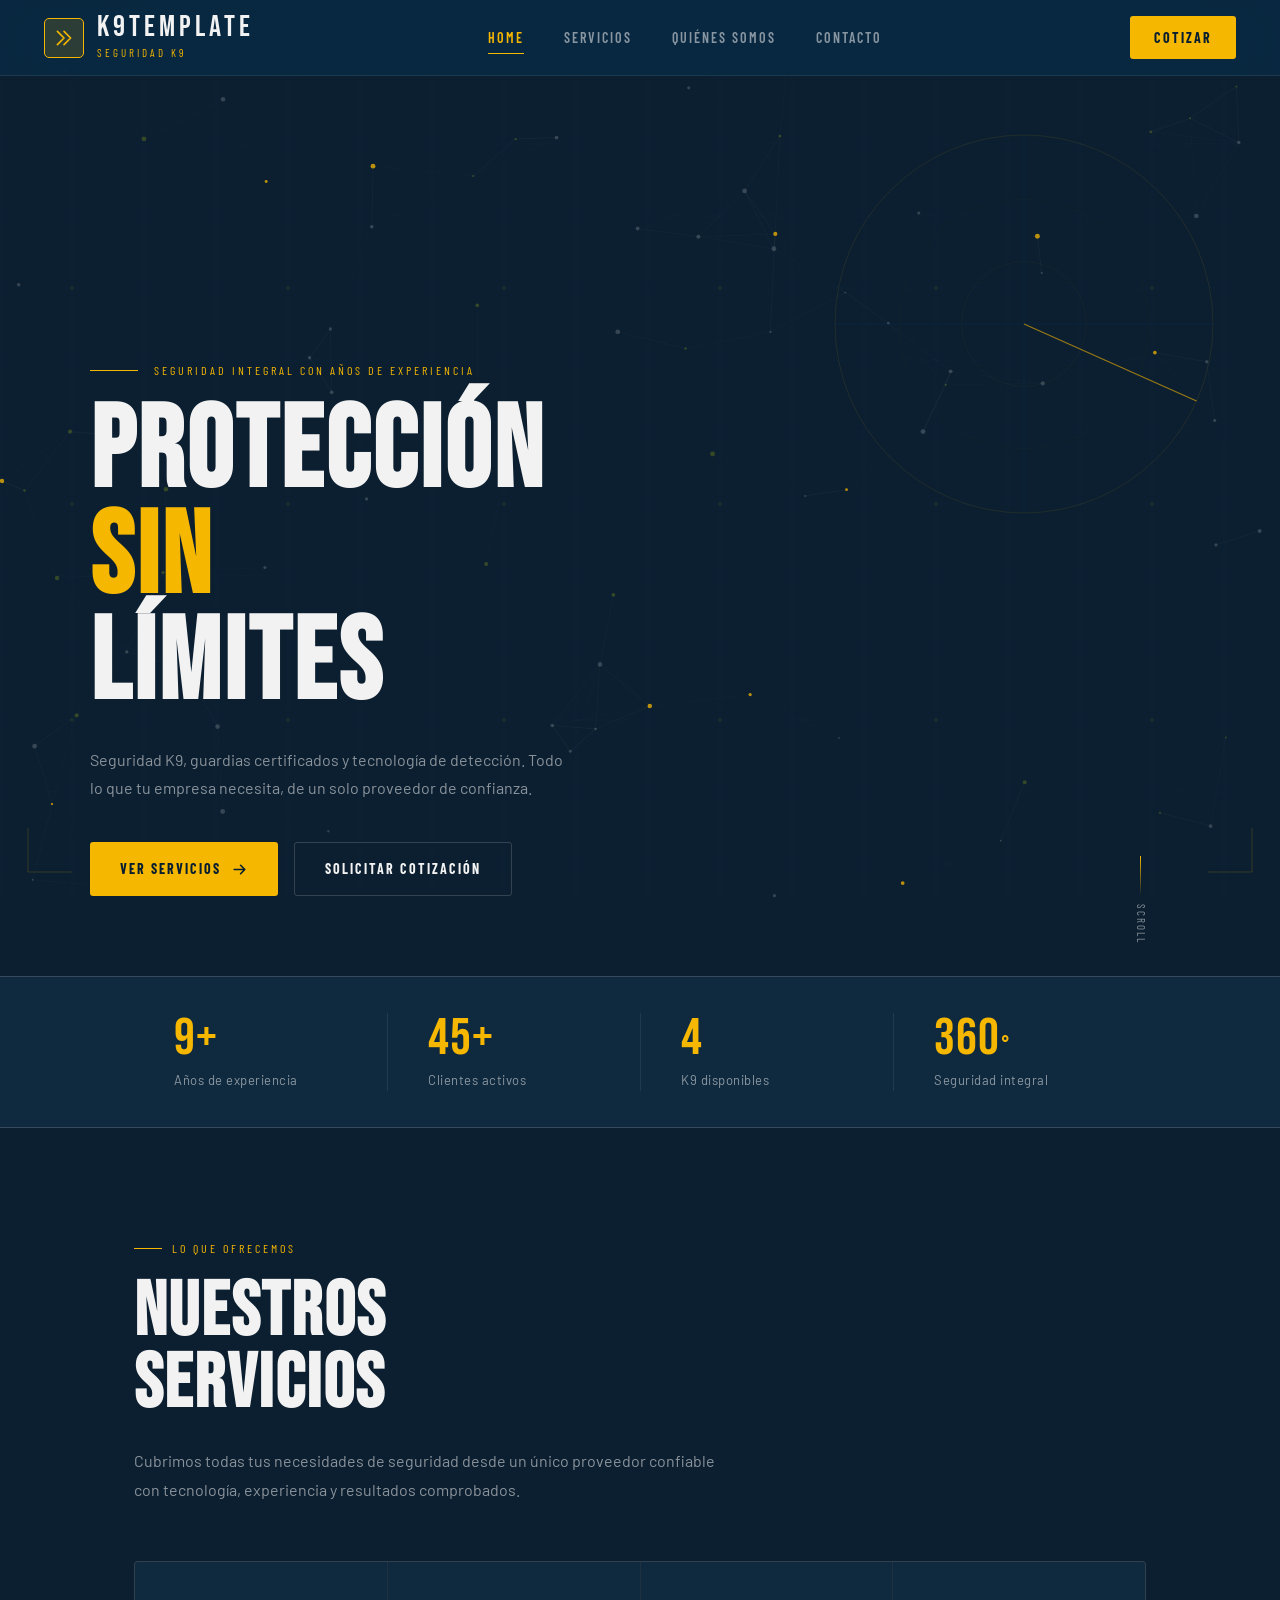
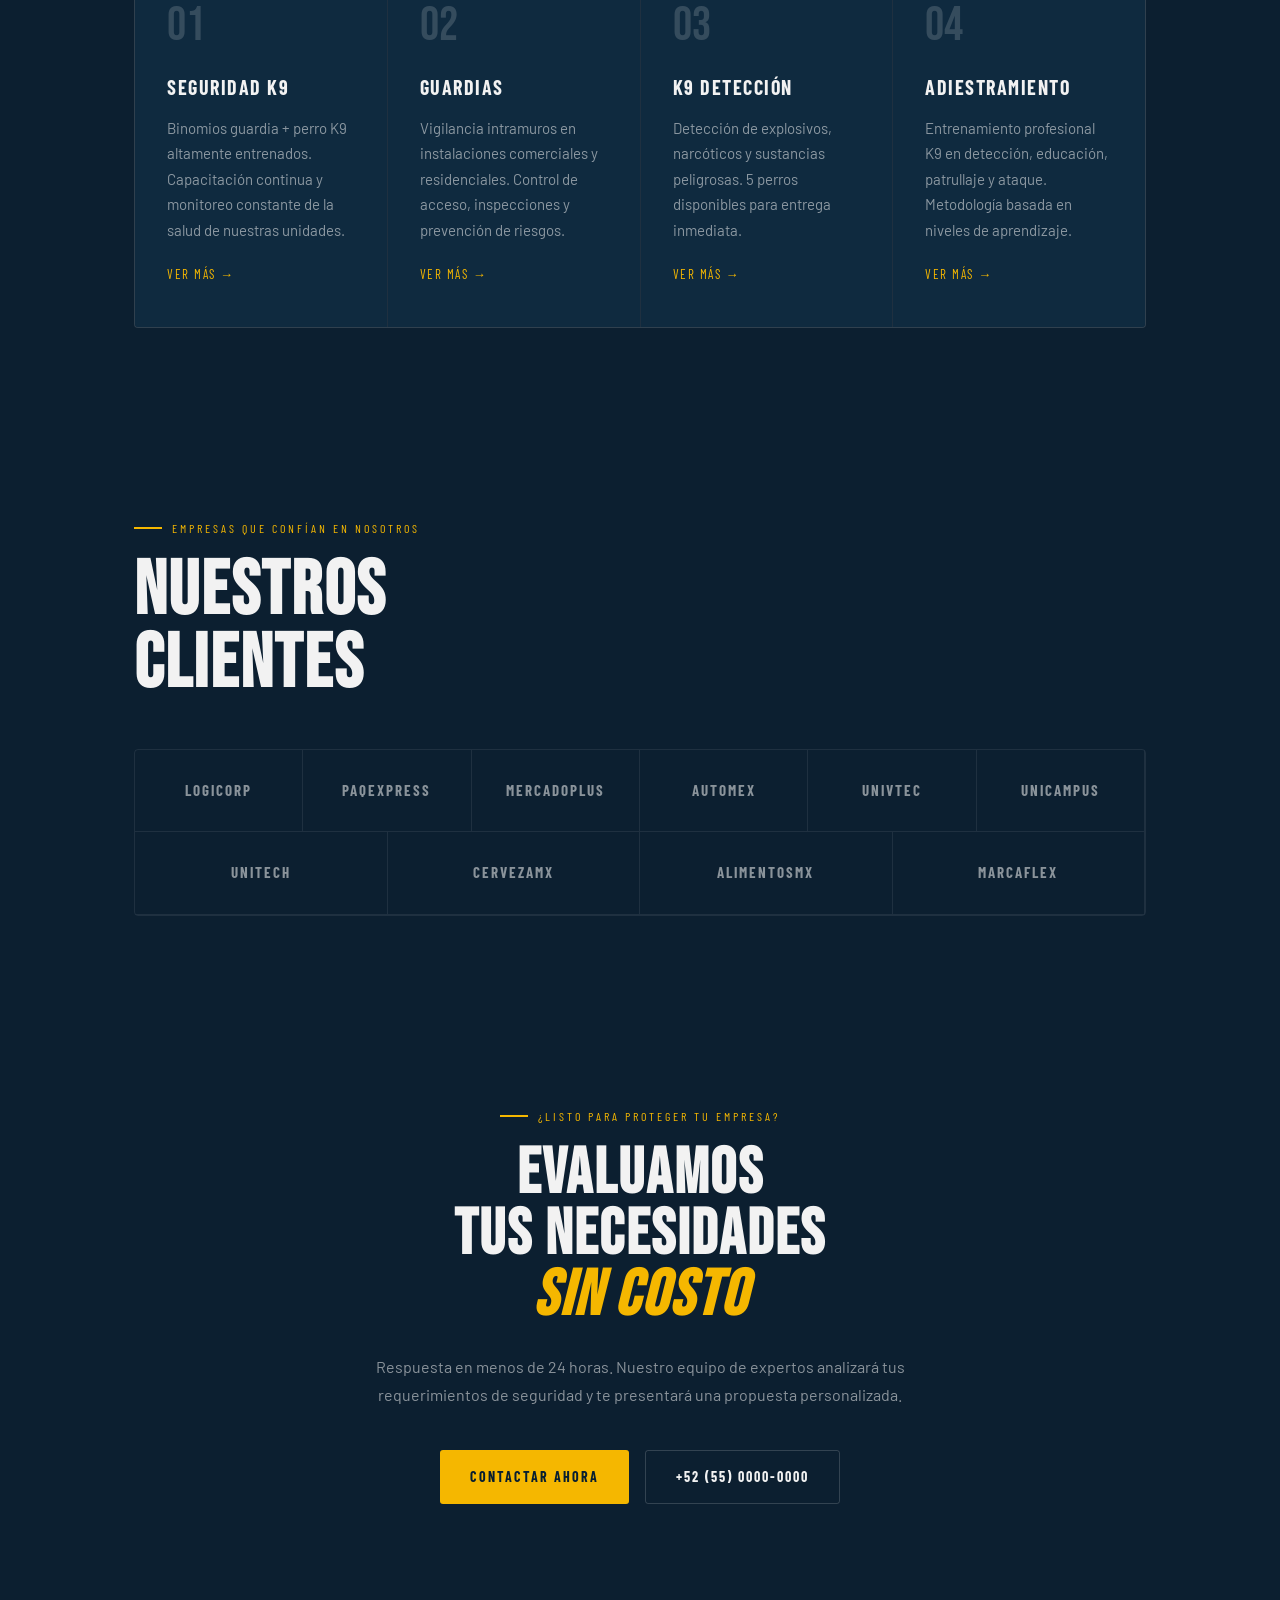
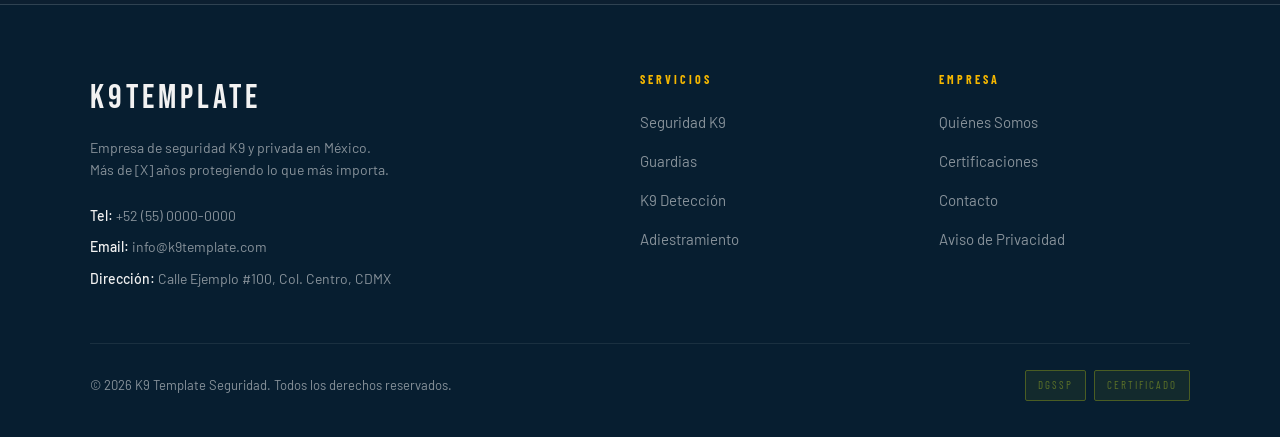
<file: old2/index.html>
<!DOCTYPE html>
<html lang="es-MX">
<head>
  <meta charset="UTF-8" />
  <meta name="viewport" content="width=device-width, initial-scale=1.0" />
  <meta http-equiv="X-UA-Compatible" content="IE=edge" />

  <!-- ── SEO Primary ── -->
  <title>K9 Template — Seguridad K9 y Privada en México</title>
  <meta name="description" content="Empresa de seguridad K9 y privada en México. Guardias certificados, binomios K9, detección y adiestramiento profesional." />
  <meta name="keywords" content="seguridad K9 México, guardias de seguridad, perros detectores, seguridad privada, binomio K9, adiestramiento canino" />
  <meta name="author" content="K9 Template Seguridad" />
  <link rel="canonical" href="https://k9template.com/index.html" />

  <!-- ── Open Graph / Facebook ── -->
  <meta property="og:type" content="website" />
  <meta property="og:url" content="https://k9template.com/" />
  <meta property="og:title" content="K9 Template — Seguridad K9 y Privada en México" />
  <meta property="og:description" content="Más de [X] años protegiendo empresas. Guardias certificados, binomios K9 y detección profesional." />
  <meta property="og:image" content="https://k9template.com/og-image.jpg" />
  <meta property="og:locale" content="es_MX" />
  <meta property="og:site_name" content="K9 Template Seguridad" />

  <!-- ── Twitter Card ── -->
  <meta name="twitter:card" content="summary_large_image" />
  <meta name="twitter:title" content="K9 Template — Seguridad K9 y Privada en México" />
  <meta name="twitter:description" content="Más de [X] años protegiendo empresas con guardias certificados y binomios K9." />
  <meta name="twitter:image" content="https://k9template.com/og-image.jpg" />

  <!-- ── Schema.org Structured Data ── -->
  <script type="application/ld+json">
  {
    "@context": "https://schema.org",
    "@type": "LocalBusiness",
    "name": "K9 Template Seguridad",
    "description": "Empresa de seguridad K9 y privada en México con más de [X] años de experiencia.",
    "url": "https://k9template.com",
    "telephone": "+52-55-0000-0000",
    "email": "info@k9template.com",
    "address": {
      "@type": "PostalAddress",
      "streetAddress": "Calle Ejemplo #100",
      "addressLocality": "Iztapalapa",
      "addressRegion": "Ciudad de México",
      "addressCountry": "MX"
    },
    "sameAs": ["https://www.facebook.com/k9template"],
    "openingHours": "Mo-Fr 09:00-18:00",
    "priceRange": "$$"
  }
  </script>

  <!-- ── Favicon ── -->
  <link rel="icon" type="image/svg+xml" href="data:image/svg+xml,<svg xmlns='http://www.w3.org/2000/svg' viewBox='0 0 32 32'><rect width='32' height='32' rx='4' fill='%23090909'/><text y='24' x='4' font-size='22' font-family='serif' fill='%23C9A84C'>K</text></svg>" />

  <!-- ── Fonts & Styles ── -->
  <link rel="preconnect" href="https://fonts.googleapis.com" />
  <link rel="preconnect" href="https://fonts.gstatic.com" crossorigin />
  <link rel="stylesheet" href="css/style.css" />

  <!-- ── Page-specific styles ── -->
  <style>
    /* ── Hero ── */
    .hero {
      min-height: 100svh;
      display: flex;
      flex-direction: column;
      justify-content: flex-end;
      padding: 0 0 80px;
    }
    .hero-inner {
      container: hero / inline-size;
    }
    .hero-eyebrow {
      display: flex;
      align-items: center;
      gap: 16px;
      margin-bottom: 20px;
    }
    .hero-eyebrow .line { width: 48px; height: 1px; background: var(--gold); }
    .hero-eyebrow span {
      font-family: var(--font-cond);
      font-size: 12px;
      letter-spacing: 3px;
      text-transform: uppercase;
      color: var(--gold);
    }
    .hero-headline {
      font-family: var(--font-display);
      font-size: clamp(56px, 9vw, 120px);
      line-height: 0.92;
      letter-spacing: 3px;
      margin-bottom: 28px;
    }
    .hero-headline em { color: var(--gold); font-style: normal; }
    .hero-desc {
      font-size: 16px;
      color: var(--muted);
      max-width: 480px;
      line-height: 1.75;
      margin-bottom: 40px;
    }
    .hero-actions { display: flex; gap: 16px; flex-wrap: wrap; }
    .hero-scroll {
      position: absolute;
      bottom: 32px;
      right: 40px;
      display: flex;
      flex-direction: column;
      align-items: center;
      gap: 8px;
    }
    .hero-scroll span {
      font-family: var(--font-cond);
      font-size: 11px;
      letter-spacing: 2px;
      text-transform: uppercase;
      color: var(--muted);
      writing-mode: vertical-rl;
    }
    .hero-scroll .scroll-line {
      width: 1px; height: 40px;
      background: linear-gradient(to bottom, var(--gold), transparent);
      animation: scrollPulse 2s ease-in-out infinite;
    }
    @keyframes scrollPulse {
      0%, 100% { opacity: 0.4; } 50% { opacity: 1; }
    }

    /* ── Stats strip ── */
    .stats-strip {
      background: var(--panel);
      border-top: 0.5px solid var(--border-2);
      border-bottom: 0.5px solid var(--border-2);
      padding: 36px 0;
    }
    .stats-grid {
      display: grid;
      grid-template-columns: repeat(4, 1fr);
      divide-x: 1px solid var(--border);
    }
    .stat-item {
      padding: 0 40px;
      border-left: 0.5px solid var(--border);
    }
    .stat-item:first-child { border-left: none; }
    .stat-num {
      font-family: var(--font-display);
      font-size: 52px;
      line-height: 1;
      color: var(--gold);
      letter-spacing: 1px;
    }
    .stat-label { font-size: 13px; color: var(--muted); margin-top: 4px; letter-spacing: 0.5px; }

    /* ── Services section ── */
    .services-section { padding: 100px 0; }
    .services-grid {
      display: grid;
      grid-template-columns: repeat(auto-fit, minmax(240px, 1fr));
      gap: 1px;
      background: var(--border);
      border: 0.5px solid var(--border);
      border-radius: 4px;
      overflow: hidden;
      margin-top: 56px;
    }
    .service-card {
      background: var(--panel);
      padding: 40px 32px;
      transition: background 0.3s;
      position: relative;
      overflow: hidden;
    }
    .service-card::before {
      content: '';
      position: absolute;
      bottom: 0; left: 0; right: 0;
      height: 2px;
      background: var(--gold);
      transform: scaleX(0);
      transform-origin: left;
      transition: transform 0.35s var(--ease-out);
    }
    .service-card:hover { background: var(--navy-mid); }
    .service-card:hover::before { transform: scaleX(1); }
    .service-num {
      font-family: var(--font-display);
      font-size: 48px;
      color: var(--border-2);
      line-height: 1;
      margin-bottom: 20px;
      transition: color 0.3s;
    }
    .service-card:hover .service-num { color: var(--gold-dim); }
    .service-card h3 {
      font-family: var(--font-cond);
      font-size: 20px;
      font-weight: 700;
      letter-spacing: 1.5px;
      text-transform: uppercase;
      margin-bottom: 12px;
    }
    .service-card p { font-size: 15px; color: var(--muted); line-height: 1.7; }
    .service-link {
      display: inline-flex;
      align-items: center;
      gap: 6px;
      font-family: var(--font-cond);
      font-size: 13px;
      letter-spacing: 1.5px;
      text-transform: uppercase;
      color: var(--gold);
      margin-top: 20px;
      transition: gap 0.2s;
    }
    .service-link:hover { gap: 10px; }

    /* ── Clients ── */
    .clients-section { padding: 80px 0; }
    .clients-logos {
      display: flex;
      gap: 0;
      flex-wrap: wrap;
      border: 0.5px solid var(--border);
      border-radius: 4px;
      overflow: hidden;
      margin-top: 48px;
    }
    .client-item {
      flex: 1 1 160px;
      padding: 28px 24px;
      display: flex;
      align-items: center;
      justify-content: center;
      border-right: 0.5px solid var(--border);
      border-bottom: 0.5px solid var(--border);
      font-family: var(--font-cond);
      font-size: 15px;
      font-weight: 700;
      letter-spacing: 2px;
      text-transform: uppercase;
      color: var(--muted);
      transition: color 0.25s, background 0.25s;
    }
    .client-item:hover { color: var(--gold); background: var(--panel); }

    /* ── CTA band ── */
    .cta-band {
      padding: 100px 0;
      text-align: center;
    }
    .cta-band .section-title { font-size: clamp(36px, 5vw, 64px); }
    .cta-actions { display: flex; gap: 16px; justify-content: center; margin-top: 40px; flex-wrap: wrap; }

    @media (max-width: 768px) {
      .hero { padding-bottom: 60px; }
      .hero-scroll { display: none; }
      .stats-grid { grid-template-columns: repeat(2, 1fr); }
      .stat-item { border-top: 0.5px solid var(--border); }
      .stat-item:nth-child(1), .stat-item:nth-child(2) { border-top: none; }
    }
  </style>
</head>
<body>

  <!-- Background canvas -->
  <canvas id="bg-canvas" aria-hidden="true"></canvas>

  <!-- ══ HEADER ══════════════════════════════════════════════ -->
  <header id="site-header" role="banner">
    <a href="index.html" class="header-logo" aria-label="K9 Template — Inicio">
      <div class="logo-icon" aria-hidden="true">
        <svg viewBox="0 0 20 20" fill="none" xmlns="http://www.w3.org/2000/svg">
          <path d="M4 4L10 10L4 16M10 4L16 10L10 16" stroke="#F5B700" stroke-width="1.5" stroke-linecap="round" stroke-linejoin="round"/>
        </svg>
      </div>
      <div>
        <div class="logo-text">K9TEMPLATE</div>
        <div class="logo-sub">Seguridad K9</div>
      </div>
    </a>

    <nav class="main-nav" aria-label="Navegación principal">
      <a href="index.html">Home</a>
      <a href="servicios.html">Servicios</a>
      <a href="quienes-somos.html">Quiénes Somos</a>
      <a href="contacto.html">Contacto</a>
    </nav>
    <a href="contacto.html" class="nav-cta">Cotizar</a>

    <button class="nav-hamburger" aria-label="Abrir menú" aria-expanded="false">
      <span></span><span></span><span></span>
    </button>
  </header>

  <!-- Mobile nav -->
  <nav class="mobile-nav" aria-label="Menú móvil">
    <a href="index.html">Home</a>
    <a href="servicios.html">Servicios</a>
    <a href="quienes-somos.html">Quiénes Somos</a>
    <a href="contacto.html">Contacto</a>
  </nav>

  <!-- ══ MAIN ════════════════════════════════════════════════ -->
  <main class="page-content">

    <!-- Hero -->
    <section class="hero container" aria-labelledby="hero-headline" style="position:relative;">
      <div class="hero-inner">
        <div class="hero-eyebrow reveal">
          <div class="line"></div>
          <span>Seguridad integral con años de experiencia</span>
        </div>
        <h1 class="hero-headline reveal reveal-delay-1" id="hero-headline">
          PROTECCIÓN<br><em>SIN</em><br>LÍMITES
        </h1>
        <p class="hero-desc reveal reveal-delay-2">
          Seguridad K9, guardias certificados y tecnología de detección.
          Todo lo que tu empresa necesita, de un solo proveedor de confianza.
        </p>
        <div class="hero-actions reveal reveal-delay-3">
          <a href="servicios.html" class="btn btn-gold">
            Ver servicios
            <svg class="arrow-icon" viewBox="0 0 16 16" fill="none" aria-hidden="true"><path d="M3 8H13M13 8L9 4M13 8L9 12" stroke="currentColor" stroke-width="1.5" stroke-linecap="round" stroke-linejoin="round"/></svg>
          </a>
          <a href="contacto.html" class="btn btn-outline">Solicitar cotización</a>
        </div>
      </div>

      <div class="hero-scroll" aria-hidden="true">
        <div class="scroll-line"></div>
        <span>Scroll</span>
      </div>
    </section>

    <!-- Stats -->
    <section class="stats-strip" aria-label="Cifras destacadas">
      <div class="container">
        <div class="stats-grid">
          <div class="stat-item">
            <div class="stat-num"><span data-count="10" data-suffix="+">[X]+</span></div>
            <div class="stat-label">Años de experiencia</div>
          </div>
          <div class="stat-item">
            <div class="stat-num"><span data-count="50" data-suffix="+">[X]+</span></div>
            <div class="stat-label">Clientes activos</div>
          </div>
          <div class="stat-item">
            <div class="stat-num"><span data-count="5">5</span></div>
            <div class="stat-label">K9 disponibles</div>
          </div>
          <div class="stat-item">
            <div class="stat-num">360<span style="font-size:0.5em">°</span></div>
            <div class="stat-label">Seguridad integral</div>
          </div>
        </div>
      </div>
    </section>

    <!-- Services -->
    <section class="services-section" aria-labelledby="services-heading">
      <div class="container">
        <span class="tag reveal">Lo que ofrecemos</span>
        <h2 class="section-title reveal reveal-delay-1" id="services-heading">NUESTROS<br>SERVICIOS</h2>
        <p class="section-body reveal reveal-delay-2">Cubrimos todas tus necesidades de seguridad desde un único proveedor confiable con tecnología, experiencia y resultados comprobados.</p>

        <div class="services-grid">
          <article class="service-card reveal">
            <div class="service-num">01</div>
            <h3>Seguridad K9</h3>
            <p>Binomios guardia + perro K9 altamente entrenados. Capacitación continua y monitoreo constante de la salud de nuestras unidades.</p>
            <a href="servicios.html#k9" class="service-link">
              Ver más →
            </a>
          </article>
          <article class="service-card reveal reveal-delay-1">
            <div class="service-num">02</div>
            <h3>Guardias</h3>
            <p>Vigilancia intramuros en instalaciones comerciales y residenciales. Control de acceso, inspecciones y prevención de riesgos.</p>
            <a href="servicios.html#guardias" class="service-link">
              Ver más →
            </a>
          </article>
          <article class="service-card reveal reveal-delay-2">
            <div class="service-num">03</div>
            <h3>K9 Detección</h3>
            <p>Detección de explosivos, narcóticos y sustancias peligrosas. 5 perros disponibles para entrega inmediata.</p>
            <a href="servicios.html#deteccion" class="service-link">
              Ver más →
            </a>
          </article>
          <article class="service-card reveal reveal-delay-3">
            <div class="service-num">04</div>
            <h3>Adiestramiento</h3>
            <p>Entrenamiento profesional K9 en detección, educación, patrullaje y ataque. Metodología basada en niveles de aprendizaje.</p>
            <a href="servicios.html#adiestramiento" class="service-link">
              Ver más →
            </a>
          </article>
        </div>
      </div>
    </section>

    <!-- Clients -->
    <section class="clients-section" aria-labelledby="clients-heading">
      <div class="container">
        <span class="tag reveal">Empresas que confían en nosotros</span>
        <h2 class="section-title reveal reveal-delay-1" id="clients-heading">NUESTROS<br>CLIENTES</h2>
        <div class="clients-logos reveal reveal-delay-2" role="list">
          <div class="client-item" role="listitem">LogiCorp</div>
          <div class="client-item" role="listitem">PaqExpress</div>
          <div class="client-item" role="listitem">MercadoPlus</div>
          <div class="client-item" role="listitem">AutoMex</div>
          <div class="client-item" role="listitem">UnivTec</div>
          <div class="client-item" role="listitem">UniCampus</div>
          <div class="client-item" role="listitem">UniTech</div>
          <div class="client-item" role="listitem">CervezaMX</div>
          <div class="client-item" role="listitem">AlimentosMX</div>
          <div class="client-item" role="listitem">MarcaFlex</div>
        </div>
      </div>
    </section>

    <!-- CTA -->
    <section class="cta-band" aria-labelledby="cta-heading">
      <div class="container">
        <span class="tag reveal" style="justify-content:center;">¿Listo para proteger tu empresa?</span>
        <h2 class="section-title reveal reveal-delay-1" id="cta-heading">EVALUAMOS<br>TUS NECESIDADES<br><em class="gold">SIN COSTO</em></h2>
        <p class="section-body reveal reveal-delay-2" style="margin: 0 auto;">Respuesta en menos de 24 horas. Nuestro equipo de expertos analizará tus requerimientos de seguridad y te presentará una propuesta personalizada.</p>
        <div class="cta-actions reveal reveal-delay-3">
          <a href="contacto.html" class="btn btn-gold">Contactar ahora</a>
          <a href="tel:525500000000" class="btn btn-outline">+52 (55) 0000-0000</a>
        </div>
      </div>
    </section>

  </main>

  <!-- ══ FOOTER ══════════════════════════════════════════════ -->
  <footer id="site-footer" role="contentinfo">
    <div class="footer-grid">
      <div class="footer-brand">
        <div class="logo-text">K9TEMPLATE</div>
        <p class="tagline">Empresa de seguridad K9 y privada en México. Más de [X] años protegiendo lo que más importa.</p>
        <div class="footer-contact">
          <span><strong>Tel:</strong> +52 (55) 0000-0000</span>
          <span><strong>Email:</strong> info@k9template.com</span>
          <span><strong>Dirección:</strong> Calle Ejemplo #100, Col. Centro, CDMX</span>
        </div>
      </div>
      <div class="footer-col">
        <h4>Servicios</h4>
        <ul>
          <li><a href="servicios.html#k9">Seguridad K9</a></li>
          <li><a href="servicios.html#guardias">Guardias</a></li>
          <li><a href="servicios.html#deteccion">K9 Detección</a></li>
          <li><a href="servicios.html#adiestramiento">Adiestramiento</a></li>
        </ul>
      </div>
      <div class="footer-col">
        <h4>Empresa</h4>
        <ul>
          <li><a href="quienes-somos.html">Quiénes Somos</a></li>
          <li><a href="quienes-somos.html#certificaciones">Certificaciones</a></li>
          <li><a href="contacto.html">Contacto</a></li>
          <li><a href="aviso-privacidad.html">Aviso de Privacidad</a></li>
        </ul>
      </div>
    </div>
    <div class="footer-bottom">
      <p>© <span id="footer-year"></span> K9 Template Seguridad. Todos los derechos reservados.</p>
      <div class="footer-certif">
        <span class="certif-badge">DGSSP</span>
        <span class="certif-badge">Certificado</span>
      </div>
    </div>
  </footer>

  <script src="js/bg.js"></script>
  <script src="js/main.js"></script>
  <script>document.getElementById('footer-year').textContent = new Date().getFullYear();</script>
</body>
</html>
</file>
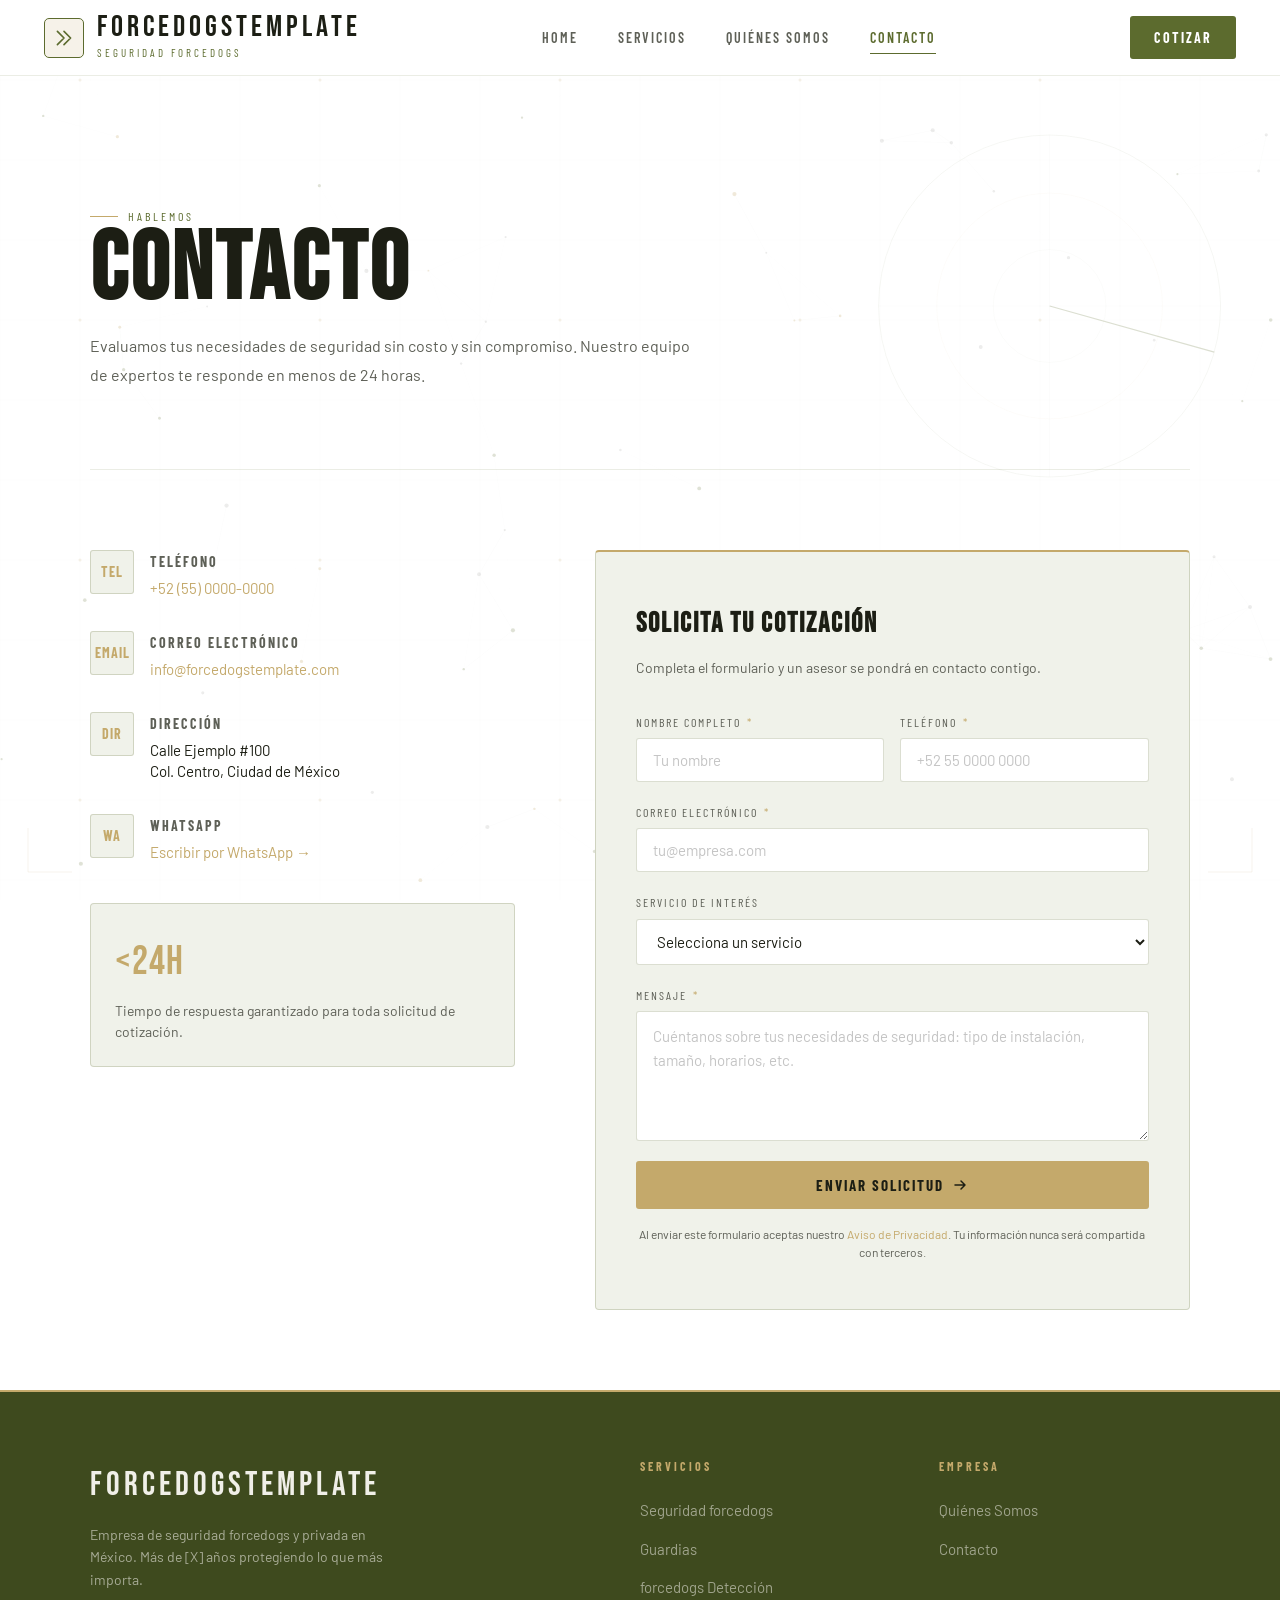
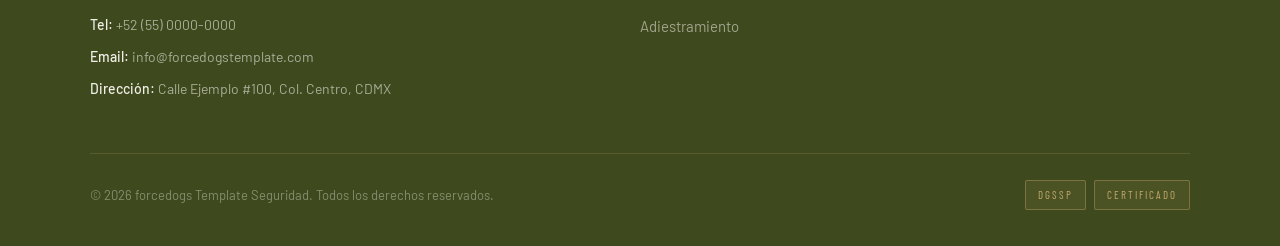
<file: contacto.html>
<!DOCTYPE html>
<html lang="es-MX">
<head>
  <meta charset="UTF-8" />
  <meta name="viewport" content="width=device-width, initial-scale=1.0" />
  <title>Contacto — forcedogs Template Seguridad forcedogs | Solicitar Cotización</title>
  <meta name="description" content="Contáctanos para solicitar una cotización de seguridad forcedogs, guardias o detección. Respondemos en menos de 24 horas. Llámanos al +52 (55) 0000-0000 o escríbenos." />
  <link rel="canonical" href="https://forcedogstemplate.com/contacto.html" />
  <meta property="og:title" content="Contacto — forcedogs Template Seguridad" />
  <meta property="og:description" content="Solicita tu cotización de seguridad forcedogs o privada. Respuesta en menos de 24 horas." />
  <meta property="og:url" content="https://forcedogstemplate.com/contacto.html" />
  <meta property="og:type" content="website" />
  <script type="application/ld+json">
  {
    "@context": "https://schema.org",
    "@type": "ContactPage",
    "name": "Contacto — forcedogs Template Seguridad",
    "description": "Página de contacto y solicitud de cotización de forcedogs Template Seguridad forcedogs.",
    "url": "https://forcedogstemplate.com/contacto.html",
    "mainEntity": {
      "@type": "LocalBusiness",
      "name": "forcedogs Template Seguridad",
      "telephone": "+52-55-0000-0000",
      "email": "info@forcedogstemplate.com",
      "address": {
        "@type": "PostalAddress",
        "streetAddress": "Calle Ejemplo #100",
        "addressLocality": "Iztapalapa",
        "addressRegion": "Ciudad de México",
        "addressCountry": "MX"
      }
    }
  }
  </script>
  <link rel="preconnect" href="https://fonts.googleapis.com" />
  <link rel="preconnect" href="https://fonts.gstatic.com" crossorigin />
  <link rel="stylesheet" href="css/style.css" />
  <style>
    .page-hero { padding: 120px 0 80px; border-bottom: 0.5px solid var(--border); }

    /* Contact layout */
    .contact-section { padding: 80px 0; }
    .contact-grid { display: grid; grid-template-columns: 1fr 1.4fr; gap: 80px; align-items: start; }

    /* Contact info side */
    .contact-info { display: flex; flex-direction: column; gap: 32px; }
    .contact-method {
      display: flex;
      gap: 16px;
      align-items: flex-start;
    }
    .contact-method-icon {
      width: 44px; height: 44px;
      background: var(--panel);
      border: 0.5px solid var(--border-2);
      border-radius: 3px;
      display: flex;
      align-items: center;
      justify-content: center;
      flex-shrink: 0;
      font-family: var(--font-cond);
      font-size: 14px;
      font-weight: 700;
      color: var(--gold);
      letter-spacing: 1px;
    }
    .contact-method-text h3 {
      font-family: var(--font-cond);
      font-size: 14px;
      letter-spacing: 2px;
      text-transform: uppercase;
      color: var(--muted);
      margin-bottom: 4px;
    }
    .contact-method-text p { font-size: 15px; color: var(--charcoal); line-height: 1.4; }
    .contact-method-text a { color: var(--gold); transition: opacity 0.2s; }
    .contact-method-text a:hover { opacity: 0.8; }

    /* Form */
    .contact-form-wrap {
      background: var(--panel);
      border: 0.5px solid var(--border-2);
      border-radius: 4px;
      border-top: 2px solid var(--gold);
      padding: 48px 40px;
    }
    .form-title {
      font-family: var(--font-display);
      font-size: 28px;
      letter-spacing: 2px;
      margin-bottom: 8px;
    }
    .form-subtitle { font-size: 14px; color: var(--muted); margin-bottom: 32px; }

    .form-row { display: grid; grid-template-columns: 1fr 1fr; gap: 16px; }
    .form-group { display: flex; flex-direction: column; gap: 6px; margin-bottom: 20px; }
    .form-group label {
      font-family: var(--font-cond);
      font-size: 12px;
      letter-spacing: 2px;
      text-transform: uppercase;
      color: var(--muted);
    }
    .form-group label .required { color: var(--gold); margin-left: 2px; }
    .form-group input,
    .form-group select,
    .form-group textarea {
      background: var(--white);
      border: 0.5px solid var(--border-2);
      border-radius: 3px;
      padding: 12px 16px;
      font-family: var(--font-body);
      font-size: 15px;
      color: var(--charcoal);
      outline: none;
      transition: border-color 0.2s, background 0.2s;
      width: 100%;
    }
    .form-group input::placeholder,
    .form-group textarea::placeholder { color: rgba(138,138,138,0.5); }
    .form-group input:focus,
    .form-group select:focus,
    .form-group textarea:focus {
      border-color: var(--gold);
      background: rgba(92,107,46,0.05);
    }
    .form-group input.error,
    .form-group textarea.error { border-color: #e05c5c; }
    .form-group select option { background: var(--white); color: var(--charcoal); }
    .form-group textarea { resize: vertical; min-height: 130px; line-height: 1.6; }

    .form-group .error-msg {
      font-size: 13px;
      color: #e05c5c;
      display: none;
    }
    .form-group.has-error .error-msg { display: block; }

    .form-submit {
      width: 100%;
      padding: 15px 28px;
      background: var(--gold);
      color: var(--black);
      border: none;
      border-radius: 3px;
      font-family: var(--font-cond);
      font-size: 15px;
      font-weight: 700;
      letter-spacing: 2px;
      text-transform: uppercase;
      cursor: pointer;
      transition: opacity 0.2s, transform 0.15s;
      display: flex;
      align-items: center;
      justify-content: center;
      gap: 8px;
      margin-top: 4px;
    }
    .form-submit:hover { opacity: 0.88; transform: translateY(-2px); }
    .form-submit:disabled { opacity: 0.5; cursor: not-allowed; transform: none; }

    /* Success state */
    .form-success {
      display: none;
      text-align: center;
      padding: 40px 0;
    }
    .form-success.show { display: block; }
    .form-success .success-icon {
      font-family: var(--font-display);
      font-size: 64px;
      color: var(--gold);
      margin-bottom: 16px;
    }
    .form-success h3 { font-family: var(--font-cond); font-size: 22px; letter-spacing: 2px; text-transform: uppercase; margin-bottom: 12px; }
    .form-success p { font-size: 15px; color: var(--muted); }

    /* Privacy note */
    .form-privacy {
      font-size: 12px;
      color: var(--muted);
      text-align: center;
      margin-top: 16px;
      line-height: 1.5;
    }

    @media (max-width: 768px) {
      .contact-grid { grid-template-columns: 1fr; gap: 48px; }
      .form-row { grid-template-columns: 1fr; }
      .contact-form-wrap { padding: 32px 24px; }
    }
  </style>
</head>
<body>
  <canvas id="bg-canvas" aria-hidden="true"></canvas>

  <header id="site-header" role="banner">
    <a href="index.html" class="header-logo" aria-label="forcedogs Template — Inicio">
      <div class="logo-icon" aria-hidden="true">
        <svg viewBox="0 0 20 20" fill="none"><path d="M4 4L10 10L4 16M10 4L16 10L10 16" stroke="#5C6B2E" stroke-width="1.5" stroke-linecap="round" stroke-linejoin="round"/></svg>
      </div>
      <div><div class="logo-text">forcedogsTEMPLATE</div><div class="logo-sub">Seguridad forcedogs</div></div>
    </a>
    <nav class="main-nav" aria-label="Navegación principal">
      <a href="index.html">Home</a>
      <a href="servicios.html">Servicios</a>
      <a href="quienes-somos.html">Quiénes Somos</a>
      <a href="contacto.html">Contacto</a>
    </nav>
    <a href="contacto.html" class="nav-cta">Cotizar</a>
    <button class="nav-hamburger" aria-label="Abrir menú"><span></span><span></span><span></span></button>
  </header>
  <nav class="mobile-nav" aria-label="Menú móvil">
    <a href="index.html">Home</a>
    <a href="servicios.html">Servicios</a>
    <a href="quienes-somos.html">Quiénes Somos</a>
    <a href="contacto.html">Contacto</a>
  </nav>

  <main class="page-content">

    <section class="page-hero container" aria-labelledby="contact-title">
      <span class="tag reveal">Hablemos</span>
      <h1 class="reveal reveal-delay-1" id="contact-title" style="font-family:var(--font-display);font-size:clamp(48px,8vw,96px);line-height:0.93;letter-spacing:3px;">CONTACTO</h1>
      <p class="section-body reveal reveal-delay-2" style="margin-top:16px;">Evaluamos tus necesidades de seguridad sin costo y sin compromiso. Nuestro equipo de expertos te responde en menos de 24 horas.</p>
    </section>

    <section class="contact-section container" aria-labelledby="contact-form-title">
      <div class="contact-grid">

        <!-- Info column -->
        <div class="contact-info">
          <div class="contact-method reveal">
            <div class="contact-method-icon">TEL</div>
            <div class="contact-method-text">
              <h3>Teléfono</h3>
              <p><a href="tel:525500000000">+52 (55) 0000-0000</a></p>
            </div>
          </div>
          <div class="contact-method reveal reveal-delay-1">
            <div class="contact-method-icon">EMAIL</div>
            <div class="contact-method-text">
              <h3>Correo electrónico</h3>
              <p><a href="mailto:info@forcedogstemplate.com">info@forcedogstemplate.com</a></p>
            </div>
          </div>
          <div class="contact-method reveal reveal-delay-2">
            <div class="contact-method-icon">DIR</div>
            <div class="contact-method-text">
              <h3>Dirección</h3>
              <p>Calle Ejemplo #100<br>Col. Centro, Ciudad de México</p>
            </div>
          </div>
          <div class="contact-method reveal reveal-delay-3">
            <div class="contact-method-icon">WA</div>
            <div class="contact-method-text">
              <h3>WhatsApp</h3>
              <p><a href="https://wa.me/8120738175?text=Hola,%20me%20interesa%20una%20cotización%20de%20seguridad" target="_blank" rel="noopener">Escribir por WhatsApp →</a></p>
            </div>
          </div>

          <!-- Response time badge -->
          <div style="margin-top:8px;padding:24px;background: var(--panel);border:0.5px solid var(--border-2);border-radius:4px;" class="reveal">
            <div style="font-family:var(--font-display);font-size:40px;color:var(--gold);letter-spacing:1px;">&lt;24h</div>
            <div style="font-size: 14px;color:var(--muted);margin-top:4px;line-height:1.5;">Tiempo de respuesta garantizado para toda solicitud de cotización.</div>
          </div>
        </div>

        <!-- Form column -->
        <div class="reveal reveal-delay-1">
          <div class="contact-form-wrap">
            <div id="form-container">
              <h2 class="form-title" id="contact-form-title">SOLICITA TU COTIZACIÓN</h2>
              <p class="form-subtitle">Completa el formulario y un asesor se pondrá en contacto contigo.</p>

              <form id="contact-form" novalidate aria-label="Formulario de contacto">

                <div class="form-row">
                  <div class="form-group" id="group-name">
                    <label for="name">Nombre completo <span class="required" aria-label="requerido">*</span></label>
                    <input type="text" id="name" name="name" placeholder="Tu nombre" autocomplete="name" required aria-required="true" />
                    <span class="error-msg" role="alert">Por favor ingresa tu nombre.</span>
                  </div>
                  <div class="form-group" id="group-phone">
                    <label for="phone">Teléfono <span class="required" aria-label="requerido">*</span></label>
                    <input type="tel" id="phone" name="phone" placeholder="+52 55 0000 0000" autocomplete="tel" required aria-required="true" />
                    <span class="error-msg" role="alert">Por favor ingresa un teléfono válido.</span>
                  </div>
                </div>

                <div class="form-group" id="group-email">
                  <label for="email">Correo electrónico <span class="required" aria-label="requerido">*</span></label>
                  <input type="email" id="email" name="email" placeholder="tu@empresa.com" autocomplete="email" required aria-required="true" />
                  <span class="error-msg" role="alert">Por favor ingresa un correo válido.</span>
                </div>

                <div class="form-group">
                  <label for="service">Servicio de interés</label>
                  <select id="service" name="service">
                    <option value="">Selecciona un servicio</option>
                    <option value="forcedogs">Seguridad forcedogs</option>
                    <option value="guardias">Guardias de seguridad</option>
                    <option value="deteccion">forcedogs Detección</option>
                    <option value="adiestramiento">Adiestramiento</option>
                    <option value="integral">Paquete integral</option>
                    <option value="otro">Otro / No estoy seguro</option>
                  </select>
                </div>

                <div class="form-group" id="group-message">
                  <label for="message">Mensaje <span class="required" aria-label="requerido">*</span></label>
                  <textarea id="message" name="message" placeholder="Cuéntanos sobre tus necesidades de seguridad: tipo de instalación, tamaño, horarios, etc." required aria-required="true"></textarea>
                  <span class="error-msg" role="alert">Por favor ingresa tu mensaje.</span>
                </div>

                <button type="submit" class="form-submit" id="submit-btn">
                  <span id="submit-text">Enviar solicitud</span>
                  <svg width="16" height="16" viewBox="0 0 16 16" fill="none" aria-hidden="true"><path d="M3 8H13M13 8L9 4M13 8L9 12" stroke="currentColor" stroke-width="1.5" stroke-linecap="round" stroke-linejoin="round"/></svg>
                </button>

              </form>
              <p class="form-privacy">
                Al enviar este formulario aceptas nuestro
                <a href="aviso-privacidad.html" style="color:var(--gold);">Aviso de Privacidad</a>.
                Tu información nunca será compartida con terceros.
              </p>
            </div>

            <!-- Success state -->
            <div class="form-success" id="form-success" role="status" aria-live="polite">
              <div class="success-icon">✓</div>
              <h3>¡Mensaje recibido!</h3>
              <p>Gracias por contactarnos. Un asesor de forcedogs Template se comunicará contigo en menos de 24 horas.</p>
              <br>
              <a href="index.html" class="btn btn-outline" style="display:inline-flex;margin-top:16px;">Volver al inicio</a>
            </div>
          </div>
        </div>

      </div>
    </section>

  </main>

  <footer id="site-footer" role="contentinfo">
    <div class="footer-grid">
      <div class="footer-brand">
        <div class="logo-text">forcedogsTEMPLATE</div>
        <p class="tagline">Empresa de seguridad forcedogs y privada en México. Más de [X] años protegiendo lo que más importa.</p>
        <div class="footer-contact">
          <span><strong>Tel:</strong> +52 (55) 0000-0000</span>
          <span><strong>Email:</strong> info@forcedogstemplate.com</span>
          <span><strong>Dirección:</strong> Calle Ejemplo #100, Col. Centro, CDMX</span>
        </div>
      </div>
      <div class="footer-col">
        <h4>Servicios</h4>
        <ul>
          <li><a href="servicios.html#forcedogs">Seguridad forcedogs</a></li>
          <li><a href="servicios.html#guardias">Guardias</a></li>
          <li><a href="servicios.html#deteccion">forcedogs Detección</a></li>
          <li><a href="servicios.html#adiestramiento">Adiestramiento</a></li>
        </ul>
      </div>
      <div class="footer-col">
        <h4>Empresa</h4>
        <ul>
          <li><a href="quienes-somos.html">Quiénes Somos</a></li>
          <li><a href="contacto.html">Contacto</a></li>
        </ul>
      </div>
    </div>
    <div class="footer-bottom">
      <p>© <span id="footer-year"></span> forcedogs Template Seguridad. Todos los derechos reservados.</p>
      <div class="footer-certif"><span class="certif-badge">DGSSP</span><span class="certif-badge">Certificado</span></div>
    </div>
  </footer>

  <script src="js/bg.js"></script>
  <script src="js/main.js"></script>
  <script>
    document.getElementById('footer-year').textContent = new Date().getFullYear();

    /* ── Form validation & submission ── */
    const form = document.getElementById('contact-form');

    function validateField(input) {
      const group = input.closest('.form-group');
      if (!group || !group.id) return true;
      let valid = true;
      if (input.hasAttribute('required') && !input.value.trim()) {
        valid = false;
      } else if (input.type === 'email' && input.value.trim()) {
        valid = /^[^\s@]+@[^\s@]+\.[^\s@]+$/.test(input.value.trim());
      } else if (input.type === 'tel' && input.value.trim()) {
        valid = /^[\d\s\+\-\(\)]{8,}$/.test(input.value.trim());
      }
      group.classList.toggle('has-error', !valid);
      input.classList.toggle('error', !valid);
      return valid;
    }

    // Live validation on blur
    form.querySelectorAll('input, textarea').forEach(input => {
      input.addEventListener('blur', () => validateField(input));
      input.addEventListener('input', () => {
        if (input.classList.contains('error')) validateField(input);
      });
    });

    form.addEventListener('submit', async (e) => {
      e.preventDefault();

      // Validate all required fields
      let allValid = true;
      form.querySelectorAll('input[required], textarea[required]').forEach(input => {
        if (!validateField(input)) allValid = false;
      });
      if (!allValid) return;

      // Disable button & show loading
      const btn = document.getElementById('submit-btn');
      const btnText = document.getElementById('submit-text');
      btn.disabled = true;
      btnText.textContent = 'Enviando...';

      // Build FormData for Web3Forms
      const formData = new FormData();
      formData.append('access_key', '5dd427c7-64bc-4b7e-858d-4c190ff1070c');
      formData.append('name',    document.getElementById('name').value.trim());
      formData.append('phone',   document.getElementById('phone').value.trim());
      formData.append('email',   document.getElementById('email').value.trim());
      formData.append('service', document.getElementById('service').value);
      formData.append('message', document.getElementById('message').value.trim());
      // Optional: customize the subject line that arrives in your inbox
      formData.append('subject', 'Nueva solicitud de cotización — forcedogs Template');

      try {
        const response = await fetch('https://api.web3forms.com/submit', {
          method: 'POST',
          body: formData,
        });

        const data = await response.json();

        if (response.ok && data.success) {
          // Hide form, show success message
          document.getElementById('form-container').style.display = 'none';
          document.getElementById('form-success').classList.add('show');
          form.reset();
        } else {
          // Show inline error without alert()
          btnText.textContent = 'Error: ' + (data.message || 'Inténtalo de nuevo');
          btn.disabled = false;
          setTimeout(() => { btnText.textContent = 'Enviar solicitud'; }, 4000);
        }
      } catch (err) {
        btnText.textContent = 'Error de conexión. Inténtalo de nuevo.';
        btn.disabled = false;
        setTimeout(() => { btnText.textContent = 'Enviar solicitud'; }, 4000);
      }
    });
  </script>
</body>
</html>
</file>
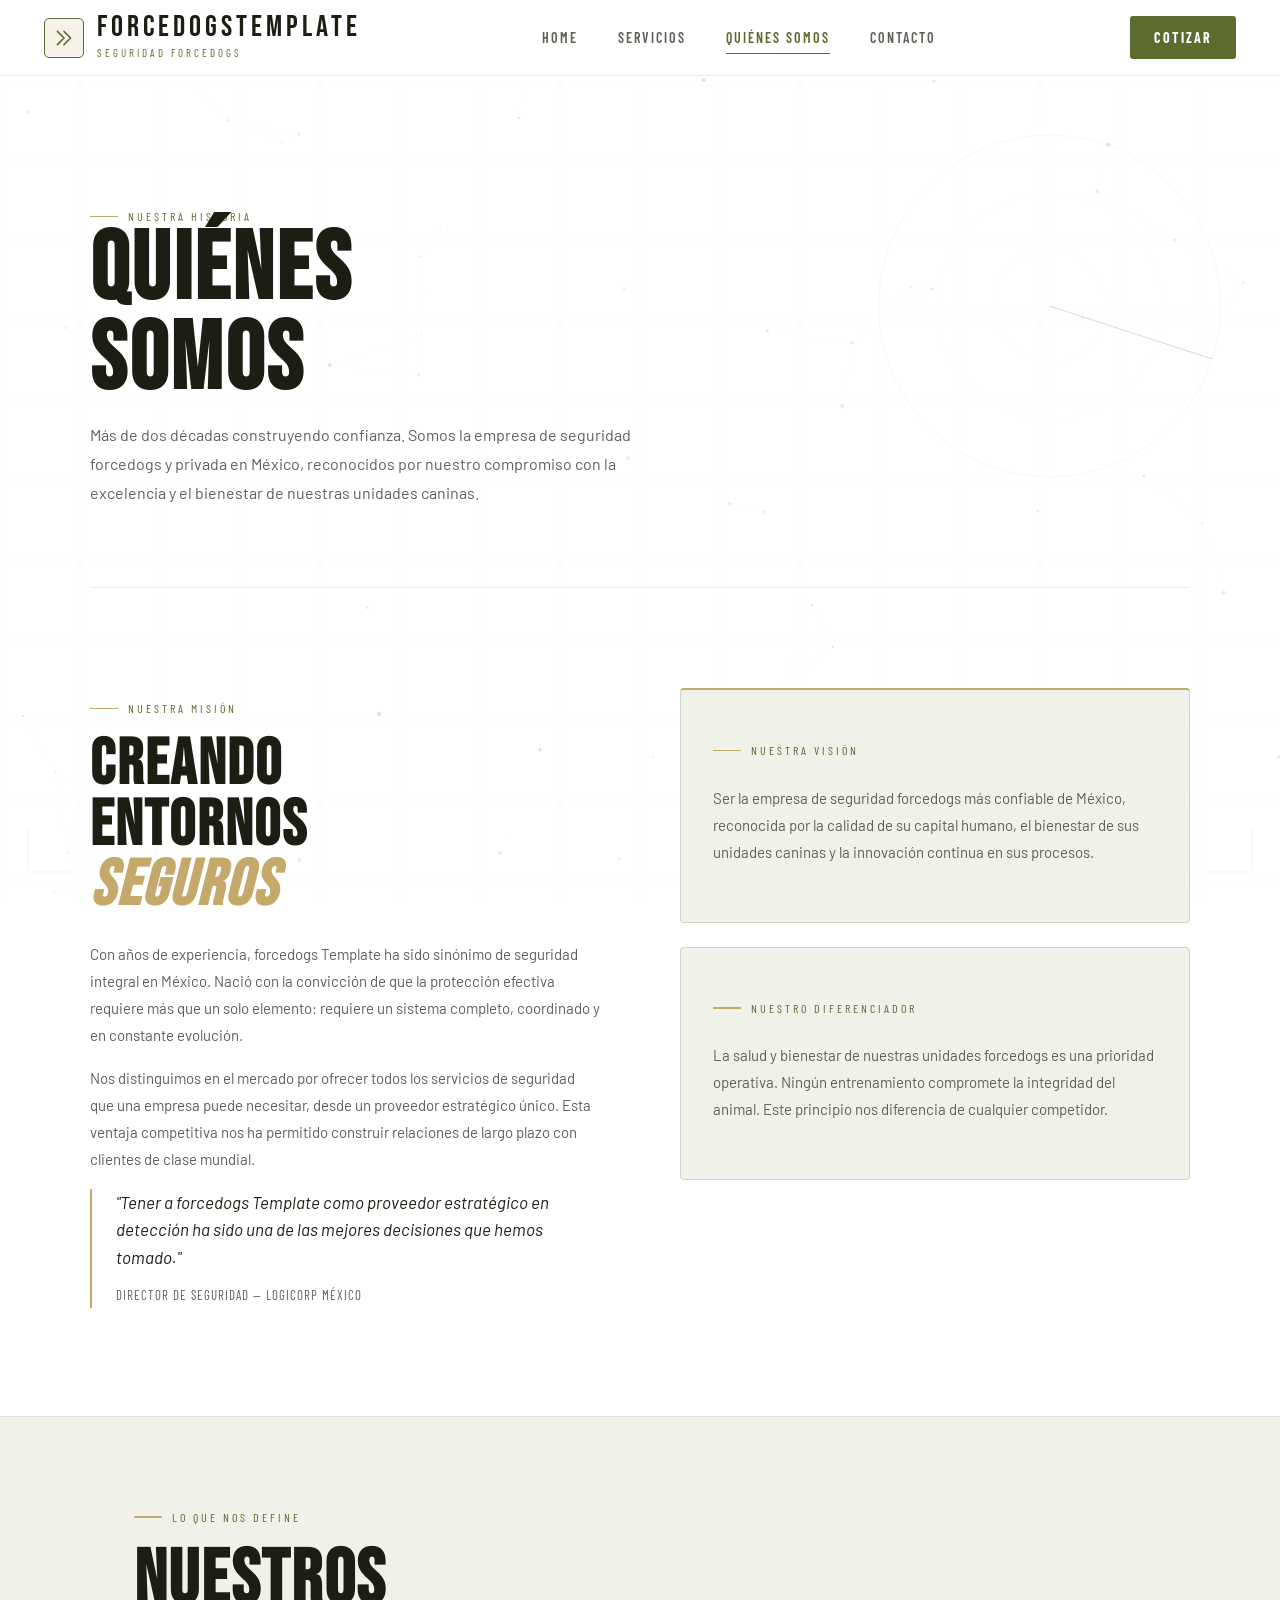
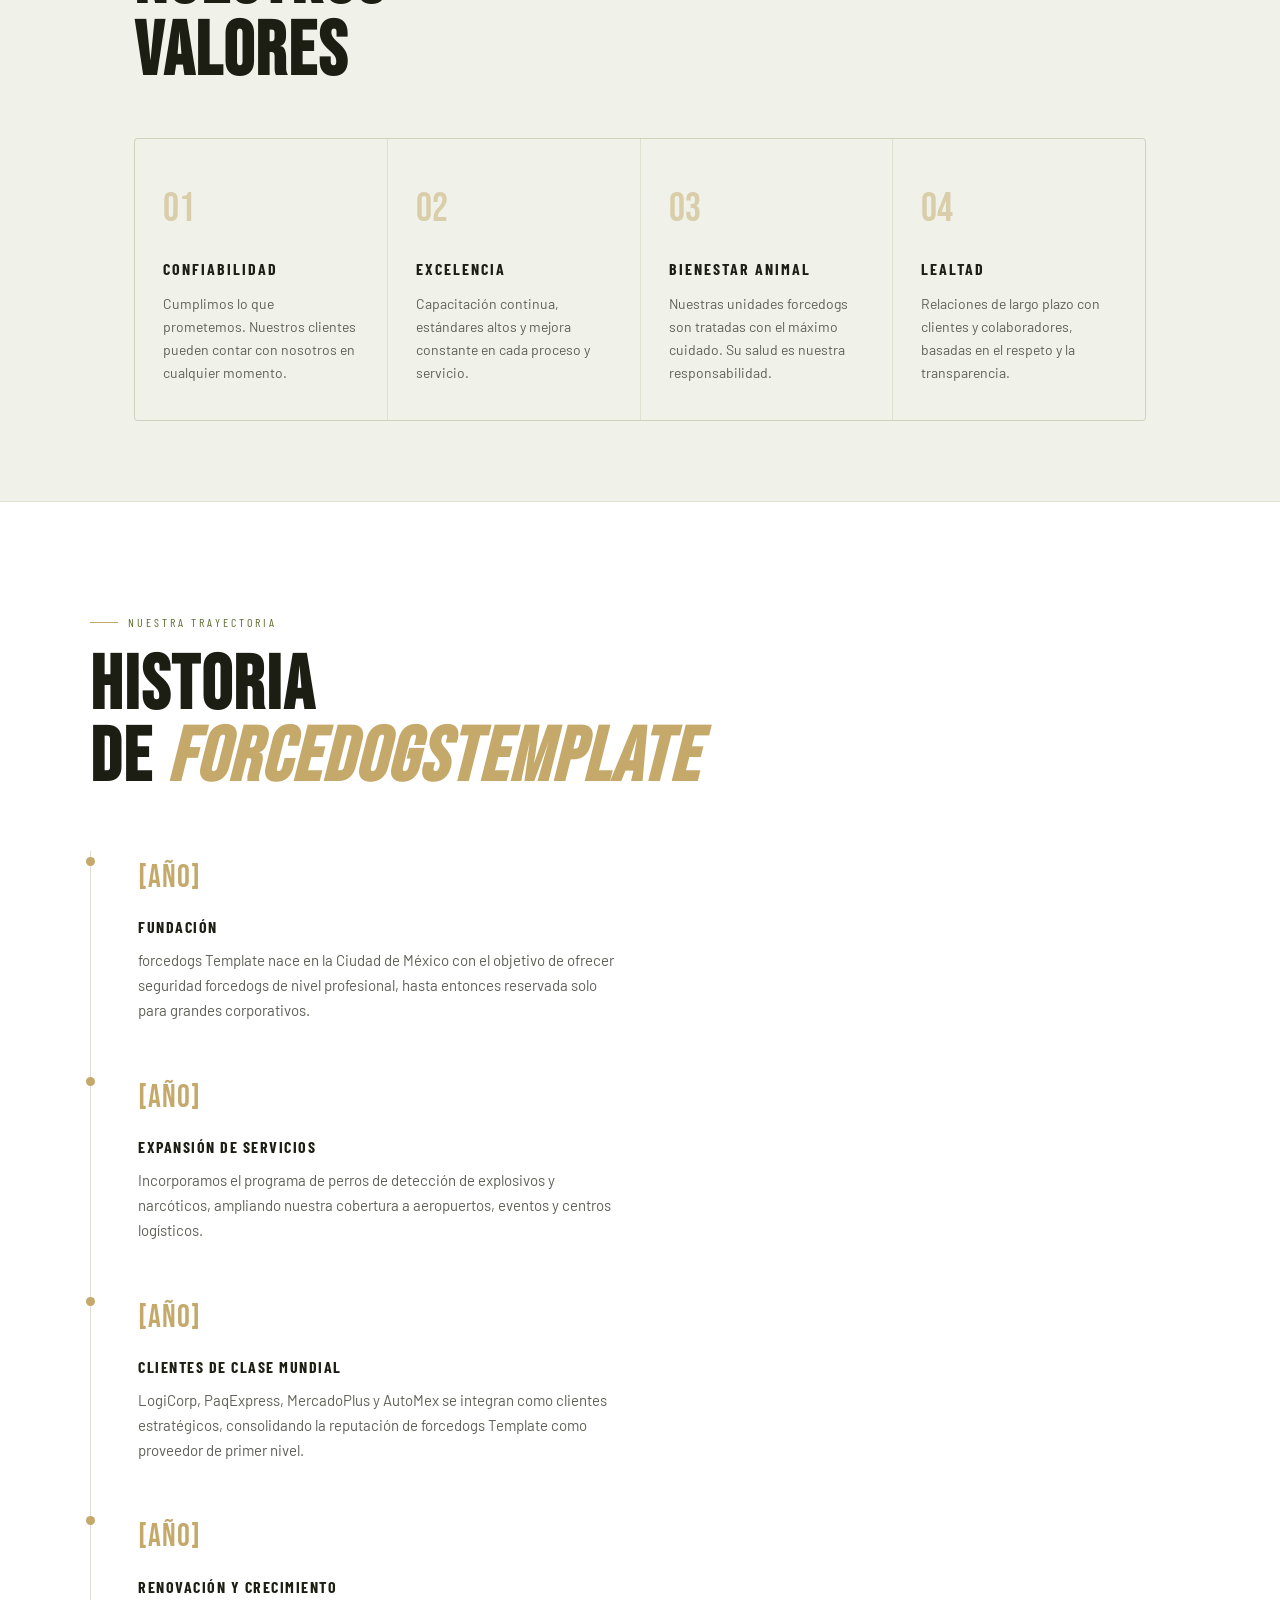
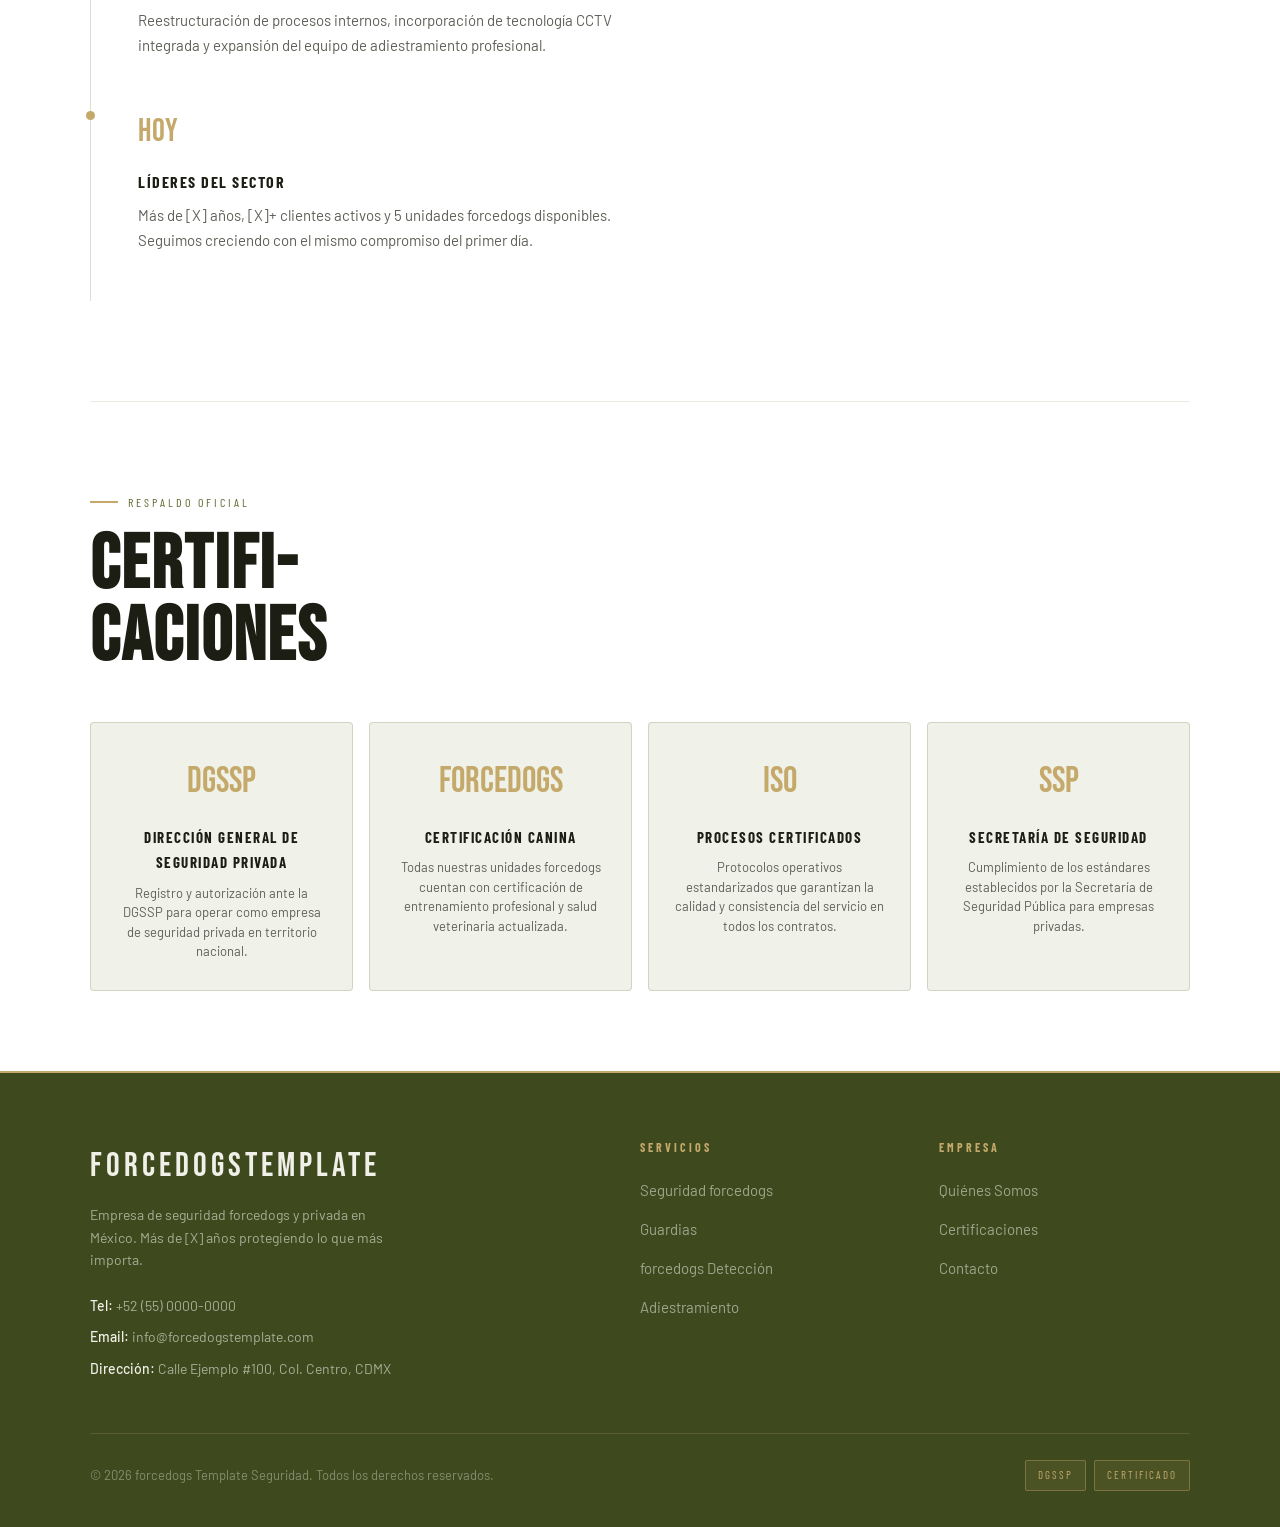
<file: quienes-somos.html>
<!DOCTYPE html>
<html lang="es-MX">
<head>
  <meta charset="UTF-8" />
  <meta name="viewport" content="width=device-width, initial-scale=1.0" />
  <title>Quiénes Somos — forcedogs Template Seguridad forcedogs</title>
  <meta name="description" content="Conoce a forcedogs Template: más de [X] años como empresa de seguridad forcedogs y privada en México. Nuestra misión, valores, historia y certificaciones." />
  <link rel="canonical" href="https://forcedogstemplate.com/quienes-somos.html" />
  <meta property="og:title" content="Quiénes Somos — forcedogs Template Seguridad" />
  <meta property="og:description" content="Más de [X] años como empresa de seguridad forcedogs y privada en México." />
  <meta property="og:url" content="https://forcedogstemplate.com/quienes-somos.html" />
  <meta property="og:type" content="website" />
  <script type="application/ld+json">
  {
    "@context": "https://schema.org",
    "@type": "AboutPage",
    "name": "Quiénes Somos — forcedogs Template Seguridad",
    "description": "Historia, misión, valores y certificaciones de forcedogs Template Seguridad forcedogs.",
    "url": "https://forcedogstemplate.com/quienes-somos.html"
  }
  </script>
  <link rel="preconnect" href="https://fonts.googleapis.com" />
  <link rel="preconnect" href="https://fonts.gstatic.com" crossorigin />
  <link rel="stylesheet" href="css/style.css" />
  <style>
    .page-hero { padding: 120px 0 80px; border-bottom: 0.5px solid var(--border); }

    /* Story section */
    .story-section { padding: 100px 0; }
    .story-grid { display: grid; grid-template-columns: 1fr 1fr; gap: 80px; align-items: start; }
    .story-grid h2 { font-family: var(--font-display); font-size: clamp(40px, 5vw, 64px); letter-spacing: 2px; line-height: 0.95; margin: 16px 0 24px; }
    .story-grid p { font-size: 15px; color: var(--muted); line-height: 1.8; margin-bottom: 16px; }
    .story-side { display: flex; flex-direction: column; gap: 24px; }
    .story-quote {
      border-left: 2px solid var(--gold);
      padding-left: 24px;
      margin: 8px 0;
    }
    .story-quote p { font-size: 17px; color: var(--charcoal); font-style: italic; line-height: 1.6; margin-bottom: 8px; }
    .story-quote cite { font-size: 13px; color: var(--muted); font-style: normal; font-family: var(--font-cond); letter-spacing: 1px; text-transform: uppercase; }

    /* Values */
    .values-section { padding: 80px 0; border-top: 0.5px solid var(--border); border-bottom: 0.5px solid var(--border); background: var(--panel); }
    .values-grid { display: grid; grid-template-columns: repeat(auto-fit, minmax(200px, 1fr)); gap: 1px; background: var(--border); border: 0.5px solid var(--border); border-radius: 4px; overflow: hidden; margin-top: 48px; }
    .value-card { background: var(--panel); padding: 36px 28px; transition: background 0.25s; }
    .value-card:hover { background: var(--navy-mid); }
    .value-number { font-family: var(--font-display); font-size: 40px; color: var(--gold); opacity: 0.5; margin-bottom: 12px; }
    .value-card h3 { font-family: var(--font-cond); font-size: 16px; font-weight: 700; letter-spacing: 2px; text-transform: uppercase; margin-bottom: 10px; }
    .value-card p { font-size: 14px; color: var(--muted); line-height: 1.65; }

    /* Timeline */
    .timeline-section { padding: 100px 0; }
    .timeline { margin-top: 56px; position: relative; }
    .timeline::before { content: ''; position: absolute; left: 0; top: 0; bottom: 0; width: 1px; background: var(--border-2); }
    .timeline-item { padding: 0 0 48px 48px; position: relative; }
    .timeline-item::before {
      content: '';
      position: absolute;
      left: -4px; top: 6px;
      width: 9px; height: 9px;
      background: var(--gold);
      border-radius: 50%;
    }
    .timeline-year { font-family: var(--font-display); font-size: 32px; color: var(--gold); letter-spacing: 1px; margin-bottom: 8px; }
    .timeline-item h3 { font-family: var(--font-cond); font-size: 16px; font-weight: 700; letter-spacing: 1.5px; text-transform: uppercase; margin-bottom: 8px; }
    .timeline-item p { font-size: 15px; color: var(--muted); line-height: 1.65; max-width: 480px; }

    /* Certs */
    .cert-section { padding: 80px 0; border-top: 0.5px solid var(--border); }
    .certs-grid { display: grid; grid-template-columns: repeat(auto-fit, minmax(200px, 1fr)); gap: 16px; margin-top: 48px; }
    .cert-card {
      background: var(--panel);
      border: 0.5px solid var(--border-2);
      border-radius: 4px;
      padding: 28px 24px;
      text-align: center;
      transition: border-color 0.25s;
    }
    .cert-card:hover { border-color: var(--gold); }
    .cert-icon { font-family: var(--font-display); font-size: 36px; color: var(--gold); margin-bottom: 12px; }
    .cert-card h3 { font-family: var(--font-cond); font-size: 15px; font-weight: 700; letter-spacing: 1.5px; text-transform: uppercase; margin-bottom: 8px; }
    .cert-card p { font-size: 13px; color: var(--muted); line-height: 1.5; }

    @media (max-width: 768px) {
      .story-grid { grid-template-columns: 1fr; gap: 40px; }
      .timeline-item { padding-left: 32px; }
    }
  </style>
</head>
<body>
  <canvas id="bg-canvas" aria-hidden="true"></canvas>

  <header id="site-header" role="banner">
    <a href="index.html" class="header-logo" aria-label="forcedogs Template — Inicio">
      <div class="logo-icon" aria-hidden="true">
        <svg viewBox="0 0 20 20" fill="none"><path d="M4 4L10 10L4 16M10 4L16 10L10 16" stroke="#5C6B2E" stroke-width="1.5" stroke-linecap="round" stroke-linejoin="round"/></svg>
      </div>
      <div><div class="logo-text">forcedogsTEMPLATE</div><div class="logo-sub">Seguridad forcedogs</div></div>
    </a>
    <nav class="main-nav" aria-label="Navegación principal">
      <a href="index.html">Home</a>
      <a href="servicios.html">Servicios</a>
      <a href="quienes-somos.html">Quiénes Somos</a>
      <a href="contacto.html">Contacto</a>
    </nav>
    <a href="contacto.html" class="nav-cta">Cotizar</a>
    <button class="nav-hamburger" aria-label="Abrir menú"><span></span><span></span><span></span></button>
  </header>
  <nav class="mobile-nav" aria-label="Menú móvil">
    <a href="index.html">Home</a>
    <a href="servicios.html">Servicios</a>
    <a href="quienes-somos.html">Quiénes Somos</a>
    <a href="contacto.html">Contacto</a>
  </nav>

  <main class="page-content">

    <section class="page-hero container" aria-labelledby="qs-heading">
      <span class="tag reveal">Nuestra historia</span>
      <h1 class="reveal reveal-delay-1" id="qs-heading" style="font-family:var(--font-display);font-size:clamp(48px,8vw,96px);line-height:0.93;letter-spacing:3px;">QUIÉNES<br>SOMOS</h1>
      <p class="section-body reveal reveal-delay-2" style="margin-top:16px;">Más de dos décadas construyendo confianza. Somos la empresa de seguridad forcedogs y privada en México, reconocidos por nuestro compromiso con la excelencia y el bienestar de nuestras unidades caninas.</p>
    </section>

    <section class="story-section container" aria-labelledby="story-heading">
      <div class="story-grid">
        <div class="reveal">
          <span class="tag">Nuestra misión</span>
          <h2 id="story-heading">CREANDO<br>ENTORNOS<br><em class="gold">SEGUROS</em></h2>
          <p>Con años de experiencia, forcedogs Template ha sido sinónimo de seguridad integral en México. Nació con la convicción de que la protección efectiva requiere más que un solo elemento: requiere un sistema completo, coordinado y en constante evolución.</p>
          <p>Nos distinguimos en el mercado por ofrecer todos los servicios de seguridad que una empresa puede necesitar, desde un proveedor estratégico único. Esta ventaja competitiva nos ha permitido construir relaciones de largo plazo con clientes de clase mundial.</p>
          <div class="story-quote">
            <p>"Tener a forcedogs Template como proveedor estratégico en detección ha sido una de las mejores decisiones que hemos tomado."</p>
            <cite>Director de Seguridad — LogiCorp México</cite>
          </div>
        </div>
        <div class="story-side reveal reveal-delay-1">
          <div style="background: var(--panel);border:0.5px solid var(--border-2);border-radius:4px;padding:40px 32px;border-top:2px solid var(--gold);">
            <span class="tag" style="margin-bottom:24px;">Nuestra visión</span>
            <p style="font-size:15px;color:var(--muted);line-height:1.8;">Ser la empresa de seguridad forcedogs más confiable de México, reconocida por la calidad de su capital humano, el bienestar de sus unidades caninas y la innovación continua en sus procesos.</p>
          </div>
          <div style="background: var(--panel);border:0.5px solid var(--border-2);border-radius:4px;padding:40px 32px;">
            <span class="tag" style="margin-bottom:24px;">Nuestro diferenciador</span>
            <p style="font-size:15px;color:var(--muted);line-height:1.8;">La salud y bienestar de nuestras unidades forcedogs es una prioridad operativa. Ningún entrenamiento compromete la integridad del animal. Este principio nos diferencia de cualquier competidor.</p>
          </div>
        </div>
      </div>
    </section>

    <section class="values-section" aria-labelledby="values-heading">
      <div class="container">
        <span class="tag reveal">Lo que nos define</span>
        <h2 class="section-title reveal reveal-delay-1" id="values-heading">NUESTROS<br>VALORES</h2>
        <div class="values-grid">
          <div class="value-card reveal">
            <div class="value-number">01</div>
            <h3>Confiabilidad</h3>
            <p>Cumplimos lo que prometemos. Nuestros clientes pueden contar con nosotros en cualquier momento.</p>
          </div>
          <div class="value-card reveal reveal-delay-1">
            <div class="value-number">02</div>
            <h3>Excelencia</h3>
            <p>Capacitación continua, estándares altos y mejora constante en cada proceso y servicio.</p>
          </div>
          <div class="value-card reveal reveal-delay-2">
            <div class="value-number">03</div>
            <h3>Bienestar animal</h3>
            <p>Nuestras unidades forcedogs son tratadas con el máximo cuidado. Su salud es nuestra responsabilidad.</p>
          </div>
          <div class="value-card reveal reveal-delay-3">
            <div class="value-number">04</div>
            <h3>Lealtad</h3>
            <p>Relaciones de largo plazo con clientes y colaboradores, basadas en el respeto y la transparencia.</p>
          </div>
        </div>
      </div>
    </section>

    <section class="timeline-section container" aria-labelledby="timeline-heading">
      <span class="tag reveal">Nuestra trayectoria</span>
      <h2 class="section-title reveal reveal-delay-1" id="timeline-heading">HISTORIA<br>DE <em class="gold">forcedogsTEMPLATE</em></h2>
      <div class="timeline">
        <div class="timeline-item reveal">
          <div class="timeline-year">[AÑO]</div>
          <h3>Fundación</h3>
          <p>forcedogs Template nace en la Ciudad de México con el objetivo de ofrecer seguridad forcedogs de nivel profesional, hasta entonces reservada solo para grandes corporativos.</p>
        </div>
        <div class="timeline-item reveal">
          <div class="timeline-year">[AÑO]</div>
          <h3>Expansión de servicios</h3>
          <p>Incorporamos el programa de perros de detección de explosivos y narcóticos, ampliando nuestra cobertura a aeropuertos, eventos y centros logísticos.</p>
        </div>
        <div class="timeline-item reveal">
          <div class="timeline-year">[AÑO]</div>
          <h3>Clientes de clase mundial</h3>
          <p>LogiCorp, PaqExpress, MercadoPlus y AutoMex se integran como clientes estratégicos, consolidando la reputación de forcedogs Template como proveedor de primer nivel.</p>
        </div>
        <div class="timeline-item reveal">
          <div class="timeline-year">[AÑO]</div>
          <h3>Renovación y crecimiento</h3>
          <p>Reestructuración de procesos internos, incorporación de tecnología CCTV integrada y expansión del equipo de adiestramiento profesional.</p>
        </div>
        <div class="timeline-item reveal">
          <div class="timeline-year">Hoy</div>
          <h3>Líderes del sector</h3>
          <p>Más de [X] años, [X]+ clientes activos y 5 unidades forcedogs disponibles. Seguimos creciendo con el mismo compromiso del primer día.</p>
        </div>
      </div>
    </section>

    <section class="cert-section container" id="certificaciones" aria-labelledby="cert-heading">
      <span class="tag reveal">Respaldo oficial</span>
      <h2 class="section-title reveal reveal-delay-1" id="cert-heading">CERTIFI-<br>CACIONES</h2>
      <div class="certs-grid">
        <div class="cert-card reveal">
          <div class="cert-icon">DGSSP</div>
          <h3>Dirección General de Seguridad Privada</h3>
          <p>Registro y autorización ante la DGSSP para operar como empresa de seguridad privada en territorio nacional.</p>
        </div>
        <div class="cert-card reveal reveal-delay-1">
          <div class="cert-icon">forcedogs</div>
          <h3>Certificación Canina</h3>
          <p>Todas nuestras unidades forcedogs cuentan con certificación de entrenamiento profesional y salud veterinaria actualizada.</p>
        </div>
        <div class="cert-card reveal reveal-delay-2">
          <div class="cert-icon">ISO</div>
          <h3>Procesos Certificados</h3>
          <p>Protocolos operativos estandarizados que garantizan la calidad y consistencia del servicio en todos los contratos.</p>
        </div>
        <div class="cert-card reveal reveal-delay-3">
          <div class="cert-icon">SSP</div>
          <h3>Secretaría de Seguridad</h3>
          <p>Cumplimiento de los estándares establecidos por la Secretaría de Seguridad Pública para empresas privadas.</p>
        </div>
      </div>
    </section>

  </main>

  <footer id="site-footer" role="contentinfo">
    <div class="footer-grid">
      <div class="footer-brand">
        <div class="logo-text">forcedogsTEMPLATE</div>
        <p class="tagline">Empresa de seguridad forcedogs y privada en México. Más de [X] años protegiendo lo que más importa.</p>
        <div class="footer-contact">
          <span><strong>Tel:</strong> +52 (55) 0000-0000</span>
          <span><strong>Email:</strong> info@forcedogstemplate.com</span>
          <span><strong>Dirección:</strong> Calle Ejemplo #100, Col. Centro, CDMX</span>
        </div>
      </div>
      <div class="footer-col">
        <h4>Servicios</h4>
        <ul>
          <li><a href="servicios.html#forcedogs">Seguridad forcedogs</a></li>
          <li><a href="servicios.html#guardias">Guardias</a></li>
          <li><a href="servicios.html#deteccion">forcedogs Detección</a></li>
          <li><a href="servicios.html#adiestramiento">Adiestramiento</a></li>
        </ul>
      </div>
      <div class="footer-col">
        <h4>Empresa</h4>
        <ul>
          <li><a href="quienes-somos.html">Quiénes Somos</a></li>
          <li><a href="#certificaciones">Certificaciones</a></li>
          <li><a href="contacto.html">Contacto</a></li>
        </ul>
      </div>
    </div>
    <div class="footer-bottom">
      <p>© <span id="footer-year"></span> forcedogs Template Seguridad. Todos los derechos reservados.</p>
      <div class="footer-certif"><span class="certif-badge">DGSSP</span><span class="certif-badge">Certificado</span></div>
    </div>
  </footer>

  <script src="js/bg.js"></script>
  <script src="js/main.js"></script>
  <script>document.getElementById('footer-year').textContent = new Date().getFullYear();</script>
</body>
</html>
</file>
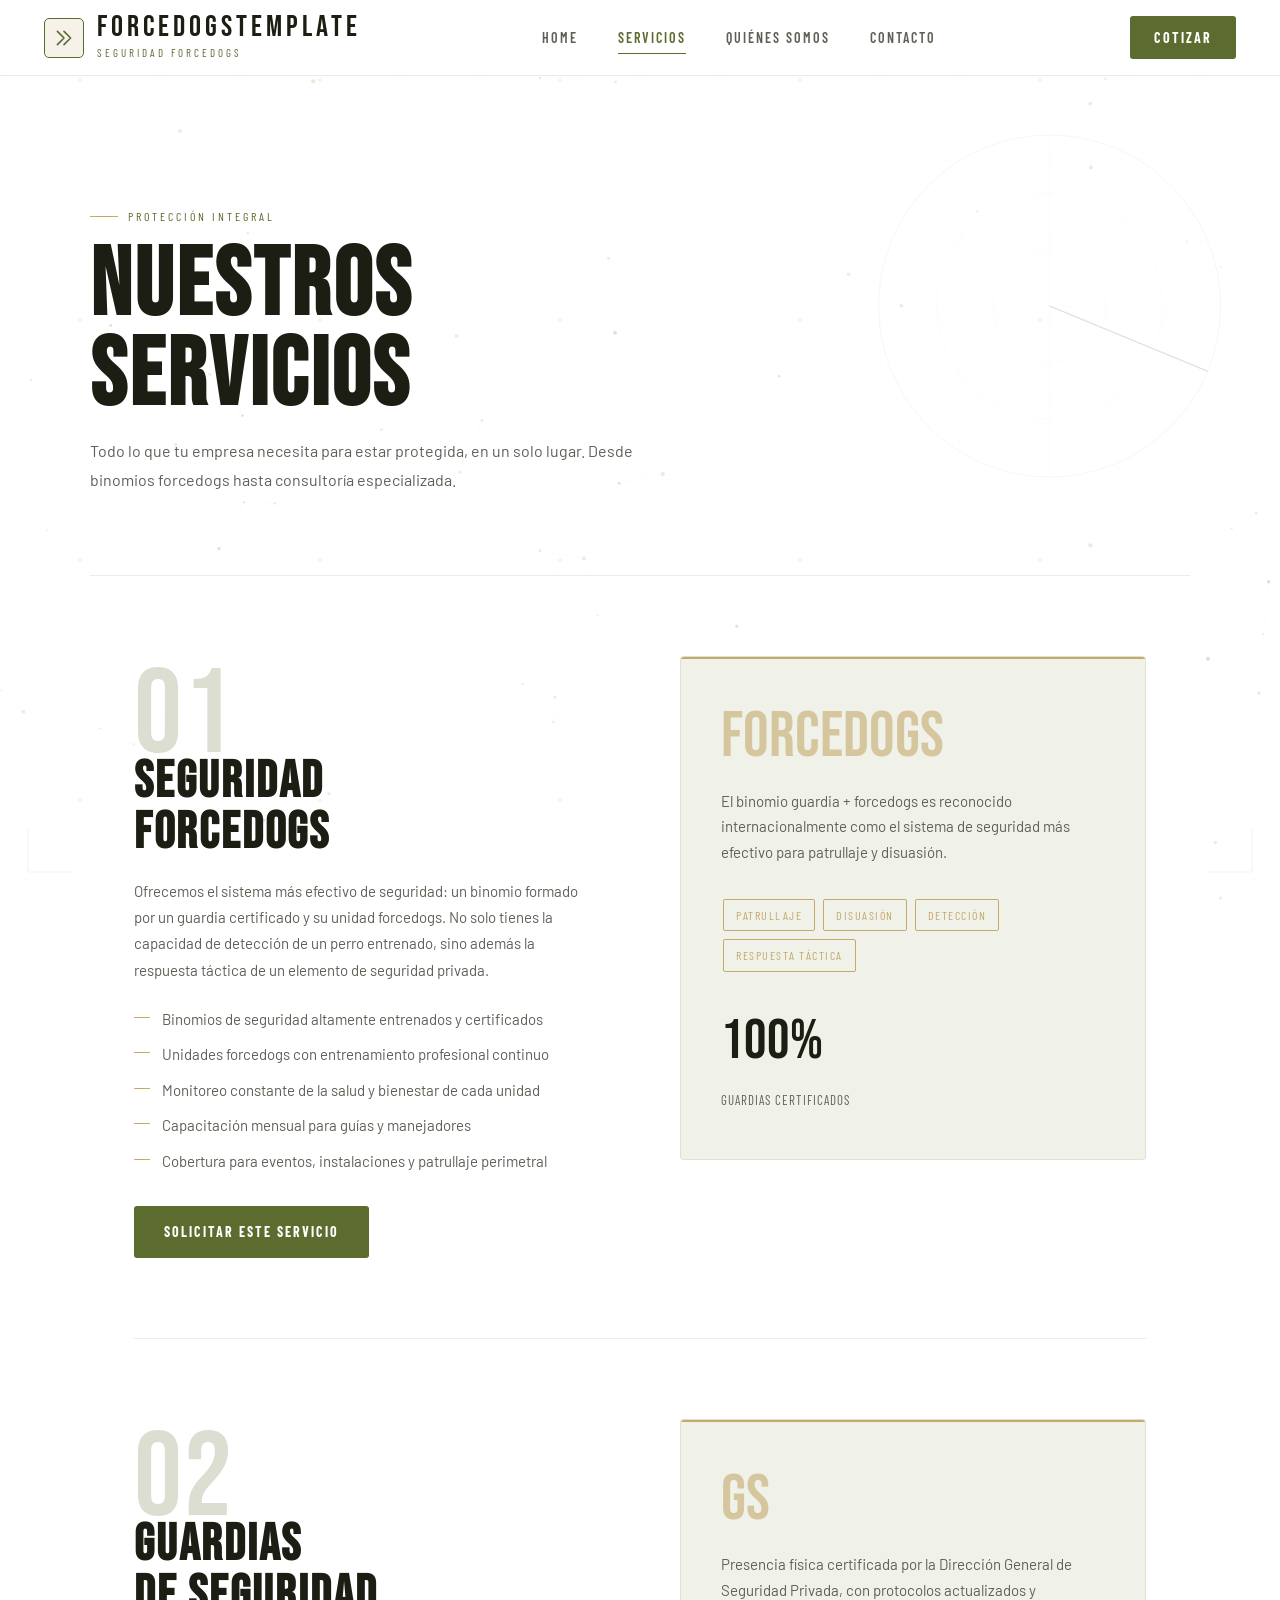
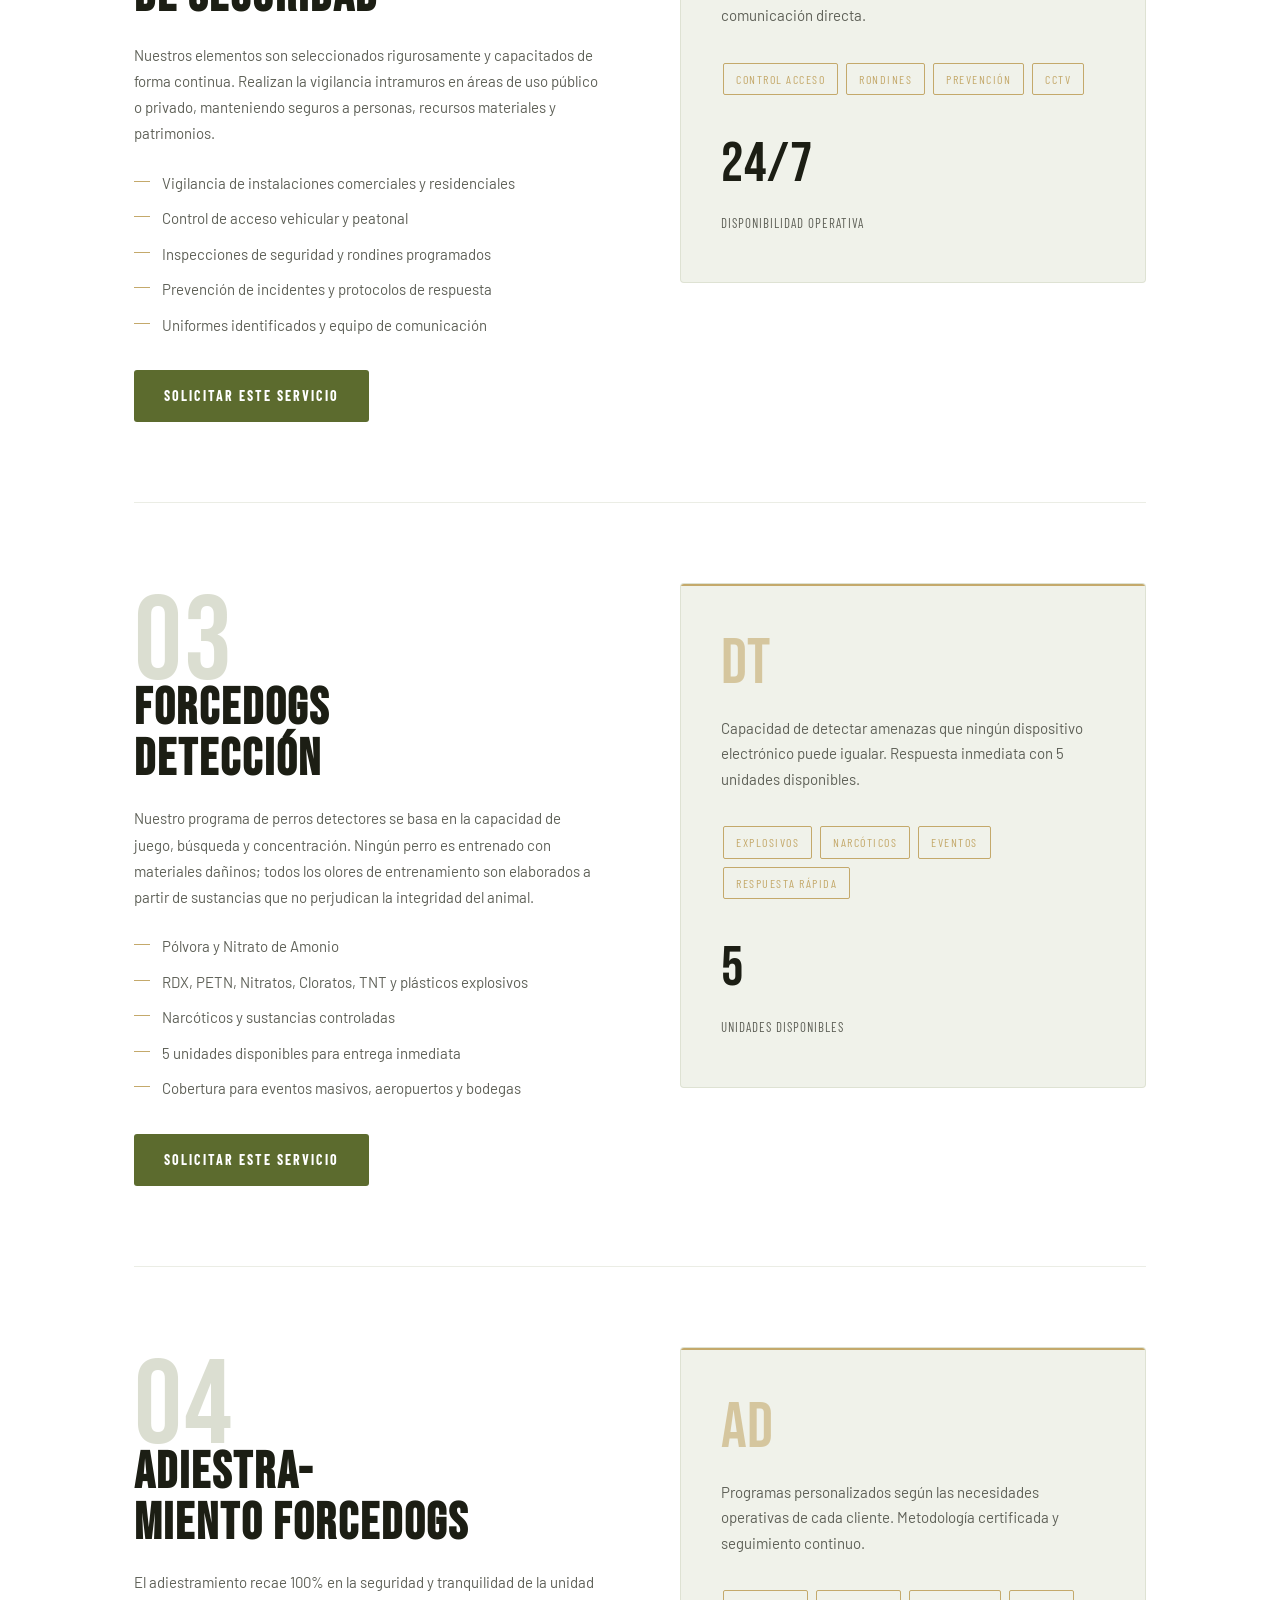
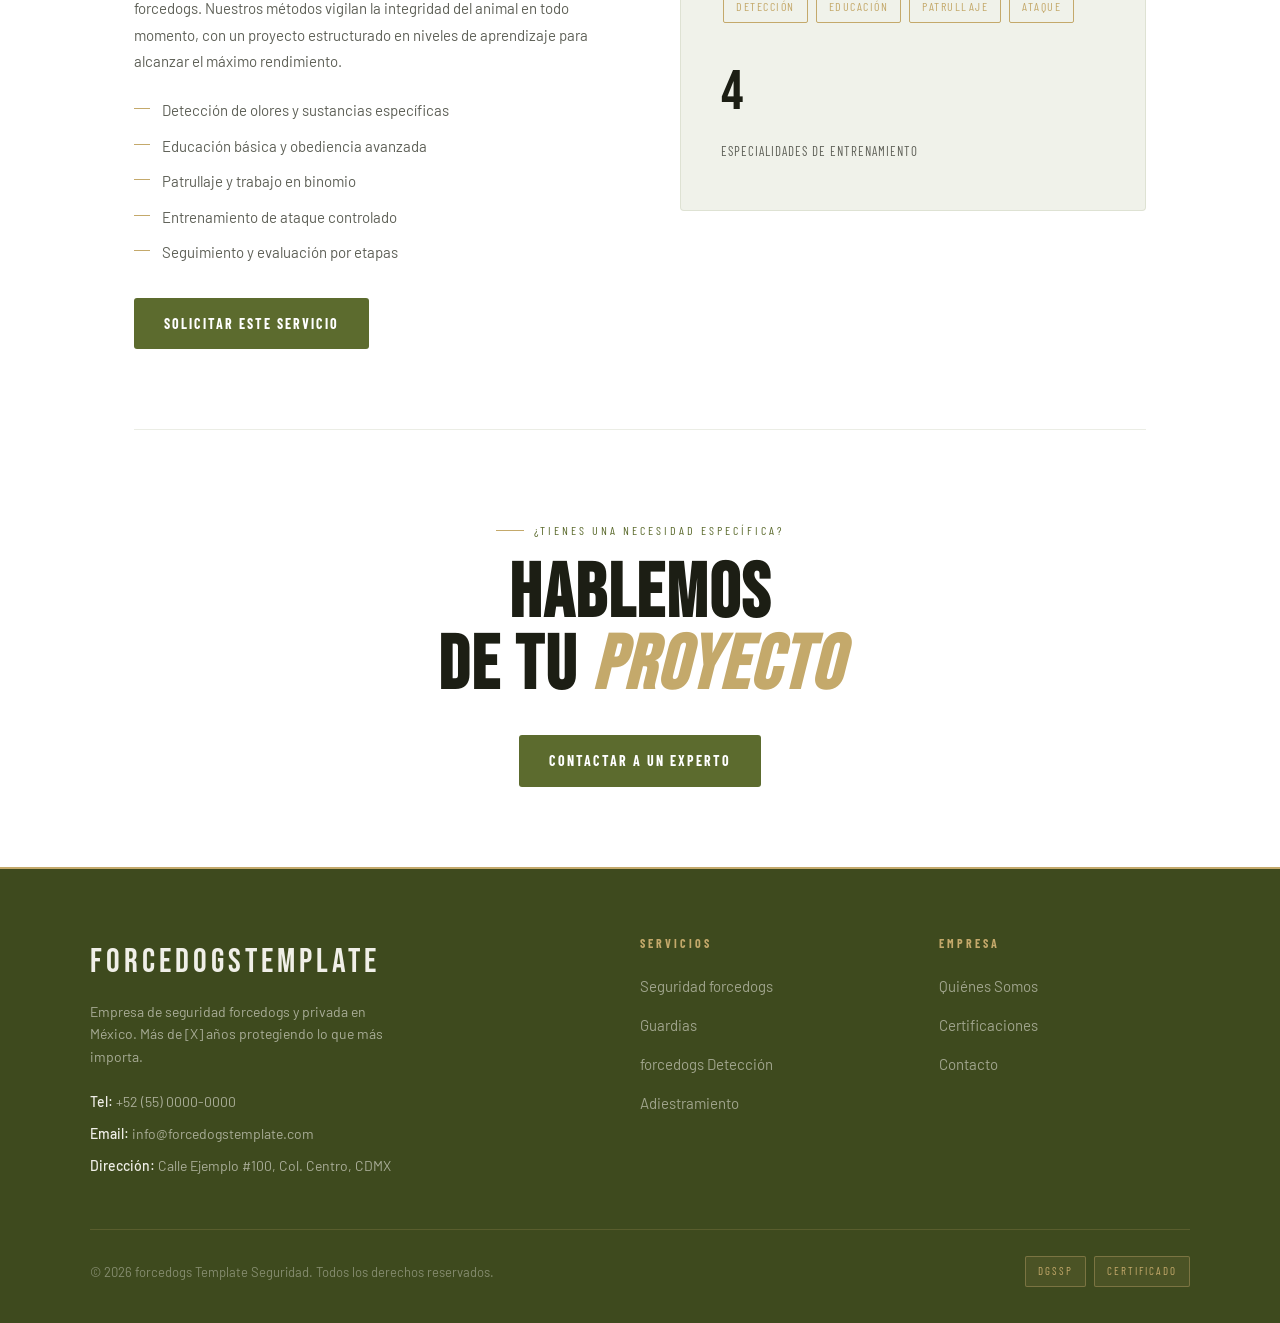
<file: servicios.html>
<!DOCTYPE html>
<html lang="es-MX">
<head>
  <meta charset="UTF-8" />
  <meta name="viewport" content="width=device-width, initial-scale=1.0" />
  <title>Servicios — forcedogs Template Seguridad forcedogs y Privada</title>
  <meta name="description" content="Conoce todos los servicios de seguridad de forcedogs Template: Binomios forcedogs, guardias certificados, perros detectores de explosivos y narcóticos, y adiestramiento profesional." />
  <link rel="canonical" href="https://forcedogstemplate.com/servicios.html" />
  <meta property="og:title" content="Servicios — forcedogs Template Seguridad" />
  <meta property="og:description" content="Seguridad forcedogs, guardias, detección y adiestramiento. Protección integral para tu empresa." />
  <meta property="og:url" content="https://forcedogstemplate.com/servicios.html" />
  <meta property="og:type" content="website" />
  <script type="application/ld+json">
  {
    "@context": "https://schema.org",
    "@type": "Service",
    "name": "Servicios de Seguridad forcedogs Template",
    "provider": { "@type": "LocalBusiness", "name": "forcedogs Template Seguridad" },
    "serviceType": ["Seguridad forcedogs", "Guardias de seguridad", "Detección canina", "Adiestramiento forcedogs"],
    "areaServed": "México"
  }
  </script>
  <link rel="preconnect" href="https://fonts.googleapis.com" />
  <link rel="preconnect" href="https://fonts.gstatic.com" crossorigin />
  <link rel="stylesheet" href="css/style.css" />
  <style>
    /* Page hero */
    .page-hero {
      padding: 120px 0 80px;
      border-bottom: 0.5px solid var(--border);
    }
    .page-hero .tag { margin-bottom: 16px; }
    .page-hero h1 { font-family: var(--font-display); font-size: clamp(48px, 8vw, 96px); line-height: 0.93; letter-spacing: 3px; }

    /* Service detail blocks */
    .service-block {
      padding: 80px 0;
      border-bottom: 0.5px solid var(--border);
      display: grid;
      grid-template-columns: 1fr 1fr;
      gap: 80px;
      align-items: start;
    }
    .service-block:nth-child(even) .service-block-text { order: 2; }
    .service-block:nth-child(even) .service-block-visual { order: 1; }

    .service-block-text .service-tag {
      font-family: var(--font-display);
      font-size: 120px;
      line-height: 1;
      color: var(--border-2);
      letter-spacing: 2px;
      margin-bottom: -20px;
    }
    .service-block-text h2 {
      font-family: var(--font-display);
      font-size: clamp(36px, 4vw, 52px);
      letter-spacing: 2px;
      margin-bottom: 20px;
      line-height: 1;
    }
    .service-block-text p { font-size: 15px; color: var(--muted); line-height: 1.75; margin-bottom: 24px; }
    .service-features { margin: 24px 0; display: flex; flex-direction: column; gap: 10px; }
    .service-feature {
      display: flex;
      align-items: flex-start;
      gap: 12px;
      font-size: 15px;
      color: var(--muted);
    }
    .service-feature::before {
      content: '';
      flex-shrink: 0;
      width: 16px; height: 1px;
      background: var(--gold);
      margin-top: 10px;
    }

    /* Visual box */
    .service-block-visual {
      background: var(--panel);
      border: 0.5px solid var(--border);
      border-radius: 4px;
      padding: 48px 40px;
      display: flex;
      flex-direction: column;
      gap: 20px;
      position: relative;
      overflow: hidden;
    }
    .service-block-visual::before {
      content: '';
      position: absolute;
      top: 0; left: 0; right: 0;
      height: 2px;
      background: var(--gold);
    }
    .visual-icon {
      font-size: 64px;
      line-height: 1;
      font-family: var(--font-display);
      color: var(--gold);
      opacity: 0.6;
      letter-spacing: 0;
    }
    .visual-stat { margin-top: auto; }
    .visual-stat .num { font-family: var(--font-display); font-size: 56px; color: var(--charcoal); letter-spacing: 1px; }
    .visual-stat .label { font-size: 13px; color: var(--muted); letter-spacing: 1px; text-transform: uppercase; font-family: var(--font-cond); }
    .capability-tag {
      display: inline-block;
      font-family: var(--font-cond);
      font-size: 12px;
      letter-spacing: 1.5px;
      text-transform: uppercase;
      color: var(--gold);
      border: 0.5px solid var(--gold);
      padding: 5px 12px;
      border-radius: 2px;
      margin: 2px;
    }
    .tags-wrap { display: flex; flex-wrap: wrap; gap: 4px; margin-top: 12px; }

    @media (max-width: 768px) {
      .service-block { grid-template-columns: 1fr; gap: 32px; }
      .service-block:nth-child(even) .service-block-text { order: 1; }
      .service-block:nth-child(even) .service-block-visual { order: 2; }
    }
  </style>
</head>
<body>
  <canvas id="bg-canvas" aria-hidden="true"></canvas>

  <header id="site-header" role="banner">
    <a href="index.html" class="header-logo" aria-label="forcedogs Template — Inicio">
      <div class="logo-icon" aria-hidden="true">
        <svg viewBox="0 0 20 20" fill="none" xmlns="http://www.w3.org/2000/svg">
          <path d="M4 4L10 10L4 16M10 4L16 10L10 16" stroke="#5C6B2E" stroke-width="1.5" stroke-linecap="round" stroke-linejoin="round"/>
        </svg>
      </div>
      <div>
        <div class="logo-text">forcedogsTEMPLATE</div>
        <div class="logo-sub">Seguridad forcedogs</div>
      </div>
    </a>
    <nav class="main-nav" aria-label="Navegación principal">
      <a href="index.html">Home</a>
      <a href="servicios.html">Servicios</a>
      <a href="quienes-somos.html">Quiénes Somos</a>
      <a href="contacto.html">Contacto</a>
    </nav>
    <a href="contacto.html" class="nav-cta">Cotizar</a>
    <button class="nav-hamburger" aria-label="Abrir menú"><span></span><span></span><span></span></button>
  </header>
  <nav class="mobile-nav" aria-label="Menú móvil">
    <a href="index.html">Home</a>
    <a href="servicios.html">Servicios</a>
    <a href="quienes-somos.html">Quiénes Somos</a>
    <a href="contacto.html">Contacto</a>
  </nav>

  <main class="page-content">
    <section class="page-hero container" aria-labelledby="page-title">
      <span class="tag reveal">Protección integral</span>
      <h1 class="reveal reveal-delay-1" id="page-title">NUESTROS<br>SERVICIOS</h1>
      <p class="section-body reveal reveal-delay-2" style="margin-top:16px;">Todo lo que tu empresa necesita para estar protegida, en un solo lugar. Desde binomios forcedogs hasta consultoría especializada.</p>
    </section>

    <!-- forcedogs -->
    <section class="container" id="forcedogs" aria-labelledby="forcedogs-heading">
      <div class="service-block">
        <div class="service-block-text reveal">
          <div class="service-tag">01</div>
          <h2 id="forcedogs-heading">SEGURIDAD<br>forcedogs</h2>
          <p>Ofrecemos el sistema más efectivo de seguridad: un binomio formado por un guardia certificado y su unidad forcedogs. No solo tienes la capacidad de detección de un perro entrenado, sino además la respuesta táctica de un elemento de seguridad privada.</p>
          <div class="service-features">
            <div class="service-feature">Binomios de seguridad altamente entrenados y certificados</div>
            <div class="service-feature">Unidades forcedogs con entrenamiento profesional continuo</div>
            <div class="service-feature">Monitoreo constante de la salud y bienestar de cada unidad</div>
            <div class="service-feature">Capacitación mensual para guías y manejadores</div>
            <div class="service-feature">Cobertura para eventos, instalaciones y patrullaje perimetral</div>
          </div>
          <a href="contacto.html" class="btn btn-gold" style="margin-top:8px;">Solicitar este servicio</a>
        </div>
        <div class="service-block-visual reveal reveal-delay-1">
          <div class="visual-icon">forcedogs</div>
          <p style="font-size: 15px; color:var(--muted);">El binomio guardia + forcedogs es reconocido internacionalmente como el sistema de seguridad más efectivo para patrullaje y disuasión.</p>
          <div class="tags-wrap">
            <span class="capability-tag">Patrullaje</span>
            <span class="capability-tag">Disuasión</span>
            <span class="capability-tag">Detección</span>
            <span class="capability-tag">Respuesta táctica</span>
          </div>
          <div class="visual-stat">
            <div class="num">100%</div>
            <div class="label">Guardias certificados</div>
          </div>
        </div>
      </div>
    </section>

    <!-- Guardias -->
    <section class="container" id="guardias" aria-labelledby="guardias-heading">
      <div class="service-block">
        <div class="service-block-text reveal">
          <div class="service-tag">02</div>
          <h2 id="guardias-heading">GUARDIAS<br>DE SEGURIDAD</h2>
          <p>Nuestros elementos son seleccionados rigurosamente y capacitados de forma continua. Realizan la vigilancia intramuros en áreas de uso público o privado, manteniendo seguros a personas, recursos materiales y patrimonios.</p>
          <div class="service-features">
            <div class="service-feature">Vigilancia de instalaciones comerciales y residenciales</div>
            <div class="service-feature">Control de acceso vehicular y peatonal</div>
            <div class="service-feature">Inspecciones de seguridad y rondines programados</div>
            <div class="service-feature">Prevención de incidentes y protocolos de respuesta</div>
            <div class="service-feature">Uniformes identificados y equipo de comunicación</div>
          </div>
          <a href="contacto.html" class="btn btn-gold" style="margin-top:8px;">Solicitar este servicio</a>
        </div>
        <div class="service-block-visual reveal reveal-delay-1">
          <div class="visual-icon">GS</div>
          <p style="font-size: 15px; color:var(--muted);">Presencia física certificada por la Dirección General de Seguridad Privada, con protocolos actualizados y comunicación directa.</p>
          <div class="tags-wrap">
            <span class="capability-tag">Control acceso</span>
            <span class="capability-tag">Rondines</span>
            <span class="capability-tag">Prevención</span>
            <span class="capability-tag">CCTV</span>
          </div>
          <div class="visual-stat">
            <div class="num">24/7</div>
            <div class="label">Disponibilidad operativa</div>
          </div>
        </div>
      </div>
    </section>

    <!-- Detección -->
    <section class="container" id="deteccion" aria-labelledby="deteccion-heading">
      <div class="service-block">
        <div class="service-block-text reveal">
          <div class="service-tag">03</div>
          <h2 id="deteccion-heading">forcedogs<br>DETECCIÓN</h2>
          <p>Nuestro programa de perros detectores se basa en la capacidad de juego, búsqueda y concentración. Ningún perro es entrenado con materiales dañinos; todos los olores de entrenamiento son elaborados a partir de sustancias que no perjudican la integridad del animal.</p>
          <div class="service-features">
            <div class="service-feature">Pólvora y Nitrato de Amonio</div>
            <div class="service-feature">RDX, PETN, Nitratos, Cloratos, TNT y plásticos explosivos</div>
            <div class="service-feature">Narcóticos y sustancias controladas</div>
            <div class="service-feature">5 unidades disponibles para entrega inmediata</div>
            <div class="service-feature">Cobertura para eventos masivos, aeropuertos y bodegas</div>
          </div>
          <a href="contacto.html" class="btn btn-gold" style="margin-top:8px;">Solicitar este servicio</a>
        </div>
        <div class="service-block-visual reveal reveal-delay-1">
          <div class="visual-icon">DT</div>
          <p style="font-size: 15px; color:var(--muted);">Capacidad de detectar amenazas que ningún dispositivo electrónico puede igualar. Respuesta inmediata con 5 unidades disponibles.</p>
          <div class="tags-wrap">
            <span class="capability-tag">Explosivos</span>
            <span class="capability-tag">Narcóticos</span>
            <span class="capability-tag">Eventos</span>
            <span class="capability-tag">Respuesta rápida</span>
          </div>
          <div class="visual-stat">
            <div class="num">5</div>
            <div class="label">Unidades disponibles</div>
          </div>
        </div>
      </div>
    </section>

    <!-- Adiestramiento -->
    <section class="container" id="adiestramiento" aria-labelledby="adiest-heading">
      <div class="service-block">
        <div class="service-block-text reveal">
          <div class="service-tag">04</div>
          <h2 id="adiest-heading">ADIESTRA-<br>MIENTO forcedogs</h2>
          <p>El adiestramiento recae 100% en la seguridad y tranquilidad de la unidad forcedogs. Nuestros métodos vigilan la integridad del animal en todo momento, con un proyecto estructurado en niveles de aprendizaje para alcanzar el máximo rendimiento.</p>
          <div class="service-features">
            <div class="service-feature">Detección de olores y sustancias específicas</div>
            <div class="service-feature">Educación básica y obediencia avanzada</div>
            <div class="service-feature">Patrullaje y trabajo en binomio</div>
            <div class="service-feature">Entrenamiento de ataque controlado</div>
            <div class="service-feature">Seguimiento y evaluación por etapas</div>
          </div>
          <a href="contacto.html" class="btn btn-gold" style="margin-top:8px;">Solicitar este servicio</a>
        </div>
        <div class="service-block-visual reveal reveal-delay-1">
          <div class="visual-icon">AD</div>
          <p style="font-size: 15px; color:var(--muted);">Programas personalizados según las necesidades operativas de cada cliente. Metodología certificada y seguimiento continuo.</p>
          <div class="tags-wrap">
            <span class="capability-tag">Detección</span>
            <span class="capability-tag">Educación</span>
            <span class="capability-tag">Patrullaje</span>
            <span class="capability-tag">Ataque</span>
          </div>
          <div class="visual-stat">
            <div class="num">4</div>
            <div class="label">Especialidades de entrenamiento</div>
          </div>
        </div>
      </div>
    </section>

    <!-- Bottom CTA -->
    <section style="padding: 80px 0; text-align:center;" aria-labelledby="serv-cta">
      <div class="container">
        <span class="tag reveal" style="justify-content:center;">¿Tienes una necesidad específica?</span>
        <h2 class="section-title reveal reveal-delay-1" id="serv-cta">HABLEMOS<br>DE TU <em class="gold">PROYECTO</em></h2>
        <div style="margin-top:32px;" class="reveal reveal-delay-2">
          <a href="contacto.html" class="btn btn-gold">Contactar a un experto</a>
        </div>
      </div>
    </section>
  </main>

  <footer id="site-footer" role="contentinfo">
    <div class="footer-grid">
      <div class="footer-brand">
        <div class="logo-text">forcedogsTEMPLATE</div>
        <p class="tagline">Empresa de seguridad forcedogs y privada en México. Más de [X] años protegiendo lo que más importa.</p>
        <div class="footer-contact">
          <span><strong>Tel:</strong> +52 (55) 0000-0000</span>
          <span><strong>Email:</strong> info@forcedogstemplate.com</span>
          <span><strong>Dirección:</strong> Calle Ejemplo #100, Col. Centro, CDMX</span>
        </div>
      </div>
      <div class="footer-col">
        <h4>Servicios</h4>
        <ul>
          <li><a href="#forcedogs">Seguridad forcedogs</a></li>
          <li><a href="#guardias">Guardias</a></li>
          <li><a href="#deteccion">forcedogs Detección</a></li>
          <li><a href="#adiestramiento">Adiestramiento</a></li>
        </ul>
      </div>
      <div class="footer-col">
        <h4>Empresa</h4>
        <ul>
          <li><a href="quienes-somos.html">Quiénes Somos</a></li>
          <li><a href="quienes-somos.html#certificaciones">Certificaciones</a></li>
          <li><a href="contacto.html">Contacto</a></li>
        </ul>
      </div>
    </div>
    <div class="footer-bottom">
      <p>© <span id="footer-year"></span> forcedogs Template Seguridad. Todos los derechos reservados.</p>
      <div class="footer-certif"><span class="certif-badge">DGSSP</span><span class="certif-badge">Certificado</span></div>
    </div>
  </footer>

  <script src="js/bg.js"></script>
  <script src="js/main.js"></script>
  <script>document.getElementById('footer-year').textContent = new Date().getFullYear();</script>
</body>
</html>
</file>
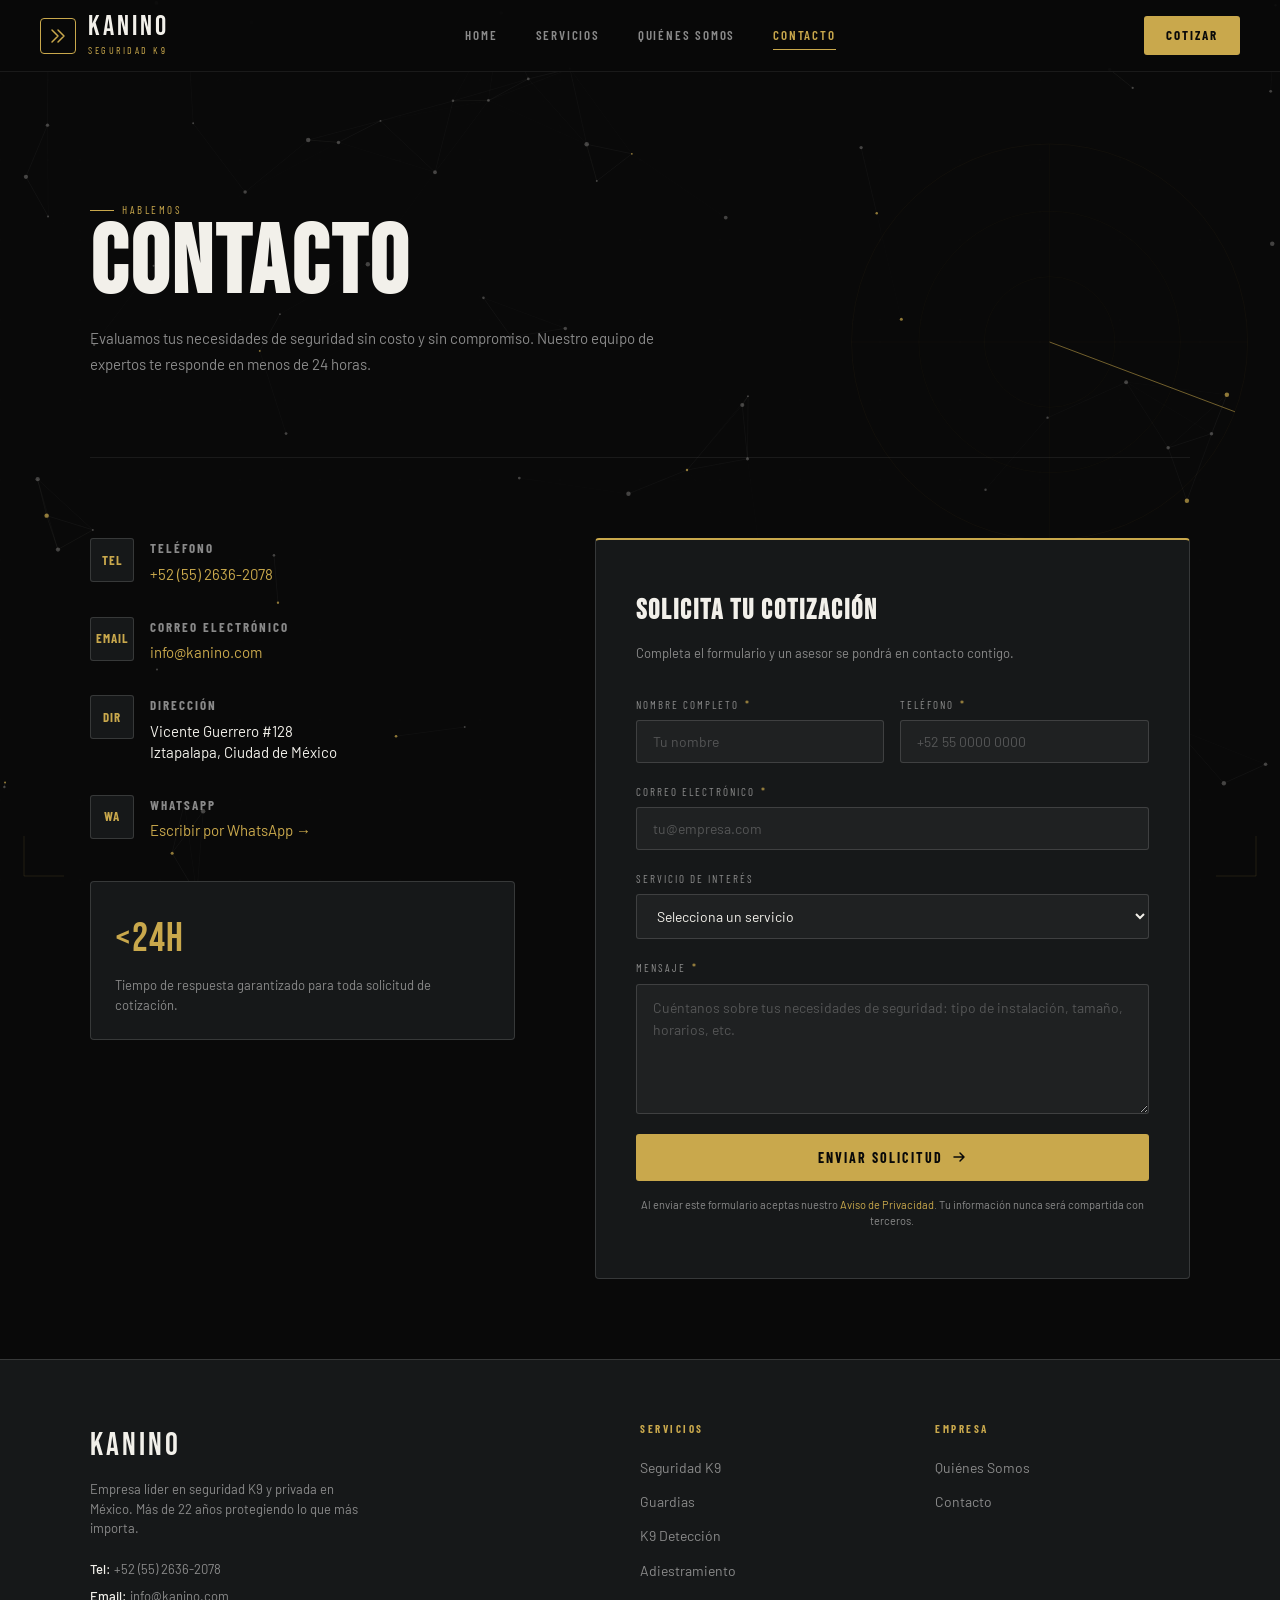
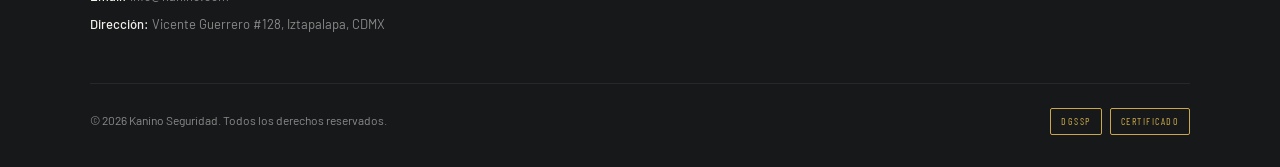
<file: old/contacto.html>
<!DOCTYPE html>
<html lang="es-MX">
<head>
  <meta charset="UTF-8" />
  <meta name="viewport" content="width=device-width, initial-scale=1.0" />
  <title>Contacto — Kanino Seguridad K9 | Solicitar Cotización</title>
  <meta name="description" content="Contáctanos para solicitar una cotización de seguridad K9, guardias o detección. Respondemos en menos de 24 horas. Llámanos al +52 (55) 2636-2078 o escríbenos." />
  <link rel="canonical" href="https://kanino.com/contacto.html" />
  <meta property="og:title" content="Contacto — Kanino Seguridad" />
  <meta property="og:description" content="Solicita tu cotización de seguridad K9 o privada. Respuesta en menos de 24 horas." />
  <meta property="og:url" content="https://kanino.com/contacto.html" />
  <meta property="og:type" content="website" />
  <script type="application/ld+json">
  {
    "@context": "https://schema.org",
    "@type": "ContactPage",
    "name": "Contacto — Kanino Seguridad",
    "description": "Página de contacto y solicitud de cotización de Kanino Seguridad K9.",
    "url": "https://kanino.com/contacto.html",
    "mainEntity": {
      "@type": "LocalBusiness",
      "name": "Kanino Seguridad",
      "telephone": "+52-55-2636-2078",
      "email": "info@kanino.com",
      "address": {
        "@type": "PostalAddress",
        "streetAddress": "Vicente Guerrero #128",
        "addressLocality": "Iztapalapa",
        "addressRegion": "Ciudad de México",
        "addressCountry": "MX"
      }
    }
  }
  </script>
  <link rel="preconnect" href="https://fonts.googleapis.com" />
  <link rel="preconnect" href="https://fonts.gstatic.com" crossorigin />
  <link rel="stylesheet" href="css/style.css" />
  <style>
    .page-hero { padding: 120px 0 80px; border-bottom: 0.5px solid var(--border); }

    /* Contact layout */
    .contact-section { padding: 80px 0; }
    .contact-grid { display: grid; grid-template-columns: 1fr 1.4fr; gap: 80px; align-items: start; }

    /* Contact info side */
    .contact-info { display: flex; flex-direction: column; gap: 32px; }
    .contact-method {
      display: flex;
      gap: 16px;
      align-items: flex-start;
    }
    .contact-method-icon {
      width: 44px; height: 44px;
      background: var(--panel);
      border: 0.5px solid var(--border-2);
      border-radius: 3px;
      display: flex;
      align-items: center;
      justify-content: center;
      flex-shrink: 0;
      font-family: var(--font-cond);
      font-size: 13px;
      font-weight: 700;
      color: var(--gold);
      letter-spacing: 1px;
    }
    .contact-method-text h3 {
      font-family: var(--font-cond);
      font-size: 13px;
      letter-spacing: 2px;
      text-transform: uppercase;
      color: var(--muted);
      margin-bottom: 4px;
    }
    .contact-method-text p { font-size: 15px; color: var(--white); line-height: 1.4; }
    .contact-method-text a { color: var(--gold); transition: opacity 0.2s; }
    .contact-method-text a:hover { opacity: 0.8; }

    /* Form */
    .contact-form-wrap {
      background: var(--panel);
      border: 0.5px solid var(--border-2);
      border-radius: 4px;
      border-top: 2px solid var(--gold);
      padding: 48px 40px;
    }
    .form-title {
      font-family: var(--font-display);
      font-size: 28px;
      letter-spacing: 2px;
      margin-bottom: 8px;
    }
    .form-subtitle { font-size: 13px; color: var(--muted); margin-bottom: 32px; }

    .form-row { display: grid; grid-template-columns: 1fr 1fr; gap: 16px; }
    .form-group { display: flex; flex-direction: column; gap: 6px; margin-bottom: 20px; }
    .form-group label {
      font-family: var(--font-cond);
      font-size: 11px;
      letter-spacing: 2px;
      text-transform: uppercase;
      color: var(--muted);
    }
    .form-group label .required { color: var(--gold); margin-left: 2px; }
    .form-group input,
    .form-group select,
    .form-group textarea {
      background: rgba(255,255,255,0.04);
      border: 0.5px solid var(--border-2);
      border-radius: 3px;
      padding: 12px 16px;
      font-family: var(--font-body);
      font-size: 14px;
      color: var(--white);
      outline: none;
      transition: border-color 0.2s, background 0.2s;
      width: 100%;
    }
    .form-group input::placeholder,
    .form-group textarea::placeholder { color: rgba(138,138,138,0.5); }
    .form-group input:focus,
    .form-group select:focus,
    .form-group textarea:focus {
      border-color: var(--gold);
      background: rgba(201,168,76,0.04);
    }
    .form-group input.error,
    .form-group textarea.error { border-color: #e05c5c; }
    .form-group select option { background: var(--dark); color: var(--white); }
    .form-group textarea { resize: vertical; min-height: 130px; line-height: 1.6; }

    .form-group .error-msg {
      font-size: 12px;
      color: #e05c5c;
      display: none;
    }
    .form-group.has-error .error-msg { display: block; }

    .form-submit {
      width: 100%;
      padding: 15px 28px;
      background: var(--gold);
      color: var(--black);
      border: none;
      border-radius: 3px;
      font-family: var(--font-cond);
      font-size: 14px;
      font-weight: 700;
      letter-spacing: 2px;
      text-transform: uppercase;
      cursor: pointer;
      transition: opacity 0.2s, transform 0.15s;
      display: flex;
      align-items: center;
      justify-content: center;
      gap: 8px;
      margin-top: 4px;
    }
    .form-submit:hover { opacity: 0.88; transform: translateY(-2px); }
    .form-submit:disabled { opacity: 0.5; cursor: not-allowed; transform: none; }

    /* Success state */
    .form-success {
      display: none;
      text-align: center;
      padding: 40px 0;
    }
    .form-success.show { display: block; }
    .form-success .success-icon {
      font-family: var(--font-display);
      font-size: 64px;
      color: var(--gold);
      margin-bottom: 16px;
    }
    .form-success h3 { font-family: var(--font-cond); font-size: 22px; letter-spacing: 2px; text-transform: uppercase; margin-bottom: 12px; }
    .form-success p { font-size: 14px; color: var(--muted); }

    /* Privacy note */
    .form-privacy {
      font-size: 11px;
      color: var(--muted);
      text-align: center;
      margin-top: 16px;
      line-height: 1.5;
    }

    @media (max-width: 768px) {
      .contact-grid { grid-template-columns: 1fr; gap: 48px; }
      .form-row { grid-template-columns: 1fr; }
      .contact-form-wrap { padding: 32px 24px; }
    }
  </style>
</head>
<body>
  <canvas id="bg-canvas" aria-hidden="true"></canvas>

  <header id="site-header" role="banner">
    <a href="index.html" class="header-logo" aria-label="Kanino — Inicio">
      <div class="logo-icon" aria-hidden="true">
        <svg viewBox="0 0 20 20" fill="none"><path d="M4 4L10 10L4 16M10 4L16 10L10 16" stroke="#C9A84C" stroke-width="1.5" stroke-linecap="round" stroke-linejoin="round"/></svg>
      </div>
      <div><div class="logo-text">KANINO</div><div class="logo-sub">Seguridad K9</div></div>
    </a>
    <nav class="main-nav" aria-label="Navegación principal">
      <a href="index.html">Home</a>
      <a href="servicios.html">Servicios</a>
      <a href="quienes-somos.html">Quiénes Somos</a>
      <a href="contacto.html">Contacto</a>
    </nav>
    <a href="contacto.html" class="nav-cta">Cotizar</a>
    <button class="nav-hamburger" aria-label="Abrir menú"><span></span><span></span><span></span></button>
  </header>
  <nav class="mobile-nav" aria-label="Menú móvil">
    <a href="index.html">Home</a>
    <a href="servicios.html">Servicios</a>
    <a href="quienes-somos.html">Quiénes Somos</a>
    <a href="contacto.html">Contacto</a>
  </nav>

  <main class="page-content">

    <section class="page-hero container" aria-labelledby="contact-title">
      <span class="tag reveal">Hablemos</span>
      <h1 class="reveal reveal-delay-1" id="contact-title" style="font-family:var(--font-display);font-size:clamp(48px,8vw,96px);line-height:0.93;letter-spacing:3px;">CONTACTO</h1>
      <p class="section-body reveal reveal-delay-2" style="margin-top:16px;">Evaluamos tus necesidades de seguridad sin costo y sin compromiso. Nuestro equipo de expertos te responde en menos de 24 horas.</p>
    </section>

    <section class="contact-section container" aria-labelledby="contact-form-title">
      <div class="contact-grid">

        <!-- Info column -->
        <div class="contact-info">
          <div class="contact-method reveal">
            <div class="contact-method-icon">TEL</div>
            <div class="contact-method-text">
              <h3>Teléfono</h3>
              <p><a href="tel:+525526362078">+52 (55) 2636-2078</a></p>
            </div>
          </div>
          <div class="contact-method reveal reveal-delay-1">
            <div class="contact-method-icon">EMAIL</div>
            <div class="contact-method-text">
              <h3>Correo electrónico</h3>
              <p><a href="mailto:info@kanino.com">info@kanino.com</a></p>
            </div>
          </div>
          <div class="contact-method reveal reveal-delay-2">
            <div class="contact-method-icon">DIR</div>
            <div class="contact-method-text">
              <h3>Dirección</h3>
              <p>Vicente Guerrero #128<br>Iztapalapa, Ciudad de México</p>
            </div>
          </div>
          <div class="contact-method reveal reveal-delay-3">
            <div class="contact-method-icon">WA</div>
            <div class="contact-method-text">
              <h3>WhatsApp</h3>
              <p><a href="https://wa.me/525526362078?text=Hola,%20me%20interesa%20una%20cotización%20de%20seguridad" target="_blank" rel="noopener">Escribir por WhatsApp →</a></p>
            </div>
          </div>

          <!-- Response time badge -->
          <div style="margin-top:8px;padding:24px;background:var(--panel);border:0.5px solid var(--border-2);border-radius:4px;" class="reveal">
            <div style="font-family:var(--font-display);font-size:40px;color:var(--gold);letter-spacing:1px;">&lt;24h</div>
            <div style="font-size:13px;color:var(--muted);margin-top:4px;line-height:1.5;">Tiempo de respuesta garantizado para toda solicitud de cotización.</div>
          </div>
        </div>

        <!-- Form column -->
        <div class="reveal reveal-delay-1">
          <div class="contact-form-wrap">
            <div id="form-container">
              <h2 class="form-title" id="contact-form-title">SOLICITA TU COTIZACIÓN</h2>
              <p class="form-subtitle">Completa el formulario y un asesor se pondrá en contacto contigo.</p>

              <form id="contact-form" novalidate aria-label="Formulario de contacto">

                <div class="form-row">
                  <div class="form-group" id="group-name">
                    <label for="name">Nombre completo <span class="required" aria-label="requerido">*</span></label>
                    <input type="text" id="name" name="name" placeholder="Tu nombre" autocomplete="name" required aria-required="true" />
                    <span class="error-msg" role="alert">Por favor ingresa tu nombre.</span>
                  </div>
                  <div class="form-group" id="group-phone">
                    <label for="phone">Teléfono <span class="required" aria-label="requerido">*</span></label>
                    <input type="tel" id="phone" name="phone" placeholder="+52 55 0000 0000" autocomplete="tel" required aria-required="true" />
                    <span class="error-msg" role="alert">Por favor ingresa un teléfono válido.</span>
                  </div>
                </div>

                <div class="form-group" id="group-email">
                  <label for="email">Correo electrónico <span class="required" aria-label="requerido">*</span></label>
                  <input type="email" id="email" name="email" placeholder="tu@empresa.com" autocomplete="email" required aria-required="true" />
                  <span class="error-msg" role="alert">Por favor ingresa un correo válido.</span>
                </div>

                <div class="form-group">
                  <label for="service">Servicio de interés</label>
                  <select id="service" name="service">
                    <option value="">Selecciona un servicio</option>
                    <option value="k9">Seguridad K9</option>
                    <option value="guardias">Guardias de seguridad</option>
                    <option value="deteccion">K9 Detección</option>
                    <option value="adiestramiento">Adiestramiento</option>
                    <option value="integral">Paquete integral</option>
                    <option value="otro">Otro / No estoy seguro</option>
                  </select>
                </div>

                <div class="form-group" id="group-message">
                  <label for="message">Mensaje <span class="required" aria-label="requerido">*</span></label>
                  <textarea id="message" name="message" placeholder="Cuéntanos sobre tus necesidades de seguridad: tipo de instalación, tamaño, horarios, etc." required aria-required="true"></textarea>
                  <span class="error-msg" role="alert">Por favor ingresa tu mensaje.</span>
                </div>

                <button type="submit" class="form-submit" id="submit-btn">
                  <span id="submit-text">Enviar solicitud</span>
                  <svg width="16" height="16" viewBox="0 0 16 16" fill="none" aria-hidden="true"><path d="M3 8H13M13 8L9 4M13 8L9 12" stroke="currentColor" stroke-width="1.5" stroke-linecap="round" stroke-linejoin="round"/></svg>
                </button>

              </form>
              <p class="form-privacy">
                Al enviar este formulario aceptas nuestro
                <a href="aviso-privacidad.html" style="color:var(--gold);">Aviso de Privacidad</a>.
                Tu información nunca será compartida con terceros.
              </p>
            </div>

            <!-- Success state -->
            <div class="form-success" id="form-success" role="status" aria-live="polite">
              <div class="success-icon">✓</div>
              <h3>¡Mensaje recibido!</h3>
              <p>Gracias por contactarnos. Un asesor de Kanino se comunicará contigo en menos de 24 horas.</p>
              <br>
              <a href="index.html" class="btn btn-outline" style="display:inline-flex;margin-top:16px;">Volver al inicio</a>
            </div>
          </div>
        </div>

      </div>
    </section>

  </main>

  <footer id="site-footer" role="contentinfo">
    <div class="footer-grid">
      <div class="footer-brand">
        <div class="logo-text">KANINO</div>
        <p class="tagline">Empresa líder en seguridad K9 y privada en México. Más de 22 años protegiendo lo que más importa.</p>
        <div class="footer-contact">
          <span><strong>Tel:</strong> +52 (55) 2636-2078</span>
          <span><strong>Email:</strong> info@kanino.com</span>
          <span><strong>Dirección:</strong> Vicente Guerrero #128, Iztapalapa, CDMX</span>
        </div>
      </div>
      <div class="footer-col">
        <h4>Servicios</h4>
        <ul>
          <li><a href="servicios.html#k9">Seguridad K9</a></li>
          <li><a href="servicios.html#guardias">Guardias</a></li>
          <li><a href="servicios.html#deteccion">K9 Detección</a></li>
          <li><a href="servicios.html#adiestramiento">Adiestramiento</a></li>
        </ul>
      </div>
      <div class="footer-col">
        <h4>Empresa</h4>
        <ul>
          <li><a href="quienes-somos.html">Quiénes Somos</a></li>
          <li><a href="contacto.html">Contacto</a></li>
        </ul>
      </div>
    </div>
    <div class="footer-bottom">
      <p>© <span id="footer-year"></span> Kanino Seguridad. Todos los derechos reservados.</p>
      <div class="footer-certif"><span class="certif-badge">DGSSP</span><span class="certif-badge">Certificado</span></div>
    </div>
  </footer>

  <script src="js/bg.js"></script>
  <script src="js/main.js"></script>
  <script>
    document.getElementById('footer-year').textContent = new Date().getFullYear();

    /* ── Form validation & submission ── */
    const form = document.getElementById('contact-form');

    function validateField(input) {
      const group = input.closest('.form-group');
      if (!group || !group.id) return true;
      let valid = true;
      if (input.hasAttribute('required') && !input.value.trim()) {
        valid = false;
      } else if (input.type === 'email' && input.value.trim()) {
        valid = /^[^\s@]+@[^\s@]+\.[^\s@]+$/.test(input.value.trim());
      } else if (input.type === 'tel' && input.value.trim()) {
        valid = /^[\d\s\+\-\(\)]{8,}$/.test(input.value.trim());
      }
      group.classList.toggle('has-error', !valid);
      input.classList.toggle('error', !valid);
      return valid;
    }

    // Live validation on blur
    form.querySelectorAll('input, textarea').forEach(input => {
      input.addEventListener('blur', () => validateField(input));
      input.addEventListener('input', () => {
        if (input.classList.contains('error')) validateField(input);
      });
    });

    form.addEventListener('submit', async (e) => {
      e.preventDefault();

      // Validate all required fields
      let allValid = true;
      form.querySelectorAll('input[required], textarea[required]').forEach(input => {
        if (!validateField(input)) allValid = false;
      });
      if (!allValid) return;

      // Disable button & show loading
      const btn = document.getElementById('submit-btn');
      const btnText = document.getElementById('submit-text');
      btn.disabled = true;
      btnText.textContent = 'Enviando...';

      /*
       * ─────────────────────────────────────────────────────────────
       *  HOW TO ACTUALLY SEND EMAILS — choose one option:
       *
       *  OPTION A: Formspree (easiest, free tier available)
       *    1. Sign up at https://formspree.io
       *    2. Create a form → get your endpoint
       *    3. Change the fetch URL below to:
       *       https://formspree.io/f/YOUR_FORM_ID
       *    4. No backend needed. Formspree emails you on each submission.
       *
       *  OPTION B: EmailJS (client-side, no server)
       *    1. Sign up at https://www.emailjs.com
       *    2. Connect your Gmail / Outlook as a service
       *    3. Create an email template
       *    4. Use their SDK: emailjs.send(serviceId, templateId, params)
       *
       *  OPTION C: Your own backend (PHP / Node.js / Python)
       *    POST the form data to your server endpoint.
       *    Use PHPMailer, Nodemailer, or SendGrid to send the email.
       *    Example PHP endpoint: https://kanino.com/api/contacto.php
       *
       *  OPTION D: WhatsApp redirect (no email needed)
       *    Build a WhatsApp URL from the form data and open it.
       *    See commented code below.
       * ─────────────────────────────────────────────────────────────
       */

      const formData = {
        name: document.getElementById('name').value.trim(),
        phone: document.getElementById('phone').value.trim(),
        email: document.getElementById('email').value.trim(),
        service: document.getElementById('service').value,
        message: document.getElementById('message').value.trim(),
      };

      try {
        /* --- Replace this URL with your chosen email service endpoint --- */
        const response = await fetch('https://formspree.io/f/YOUR_FORM_ID', {
          method: 'POST',
          headers: { 'Content-Type': 'application/json', 'Accept': 'application/json' },
          body: JSON.stringify(formData),
        });

        if (response.ok) {
          document.getElementById('form-container').style.display = 'none';
          document.getElementById('form-success').classList.add('show');
        } else {
          throw new Error('Server error');
        }
      } catch (err) {
        /* Fallback: show success anyway for demo — remove in production */
        document.getElementById('form-container').style.display = 'none';
        document.getElementById('form-success').classList.add('show');

        /* WhatsApp fallback (uncomment to use instead): */
        /*
        const msg = `Hola Kanino, soy ${formData.name}.\nTeléfono: ${formData.phone}\nEmail: ${formData.email}\nServicio: ${formData.service}\n\n${formData.message}`;
        window.open(`https://wa.me/525526362078?text=${encodeURIComponent(msg)}`, '_blank');
        */
      } finally {
        btn.disabled = false;
        btnText.textContent = 'Enviar solicitud';
      }
    });
  </script>
</body>
</html>
</file>
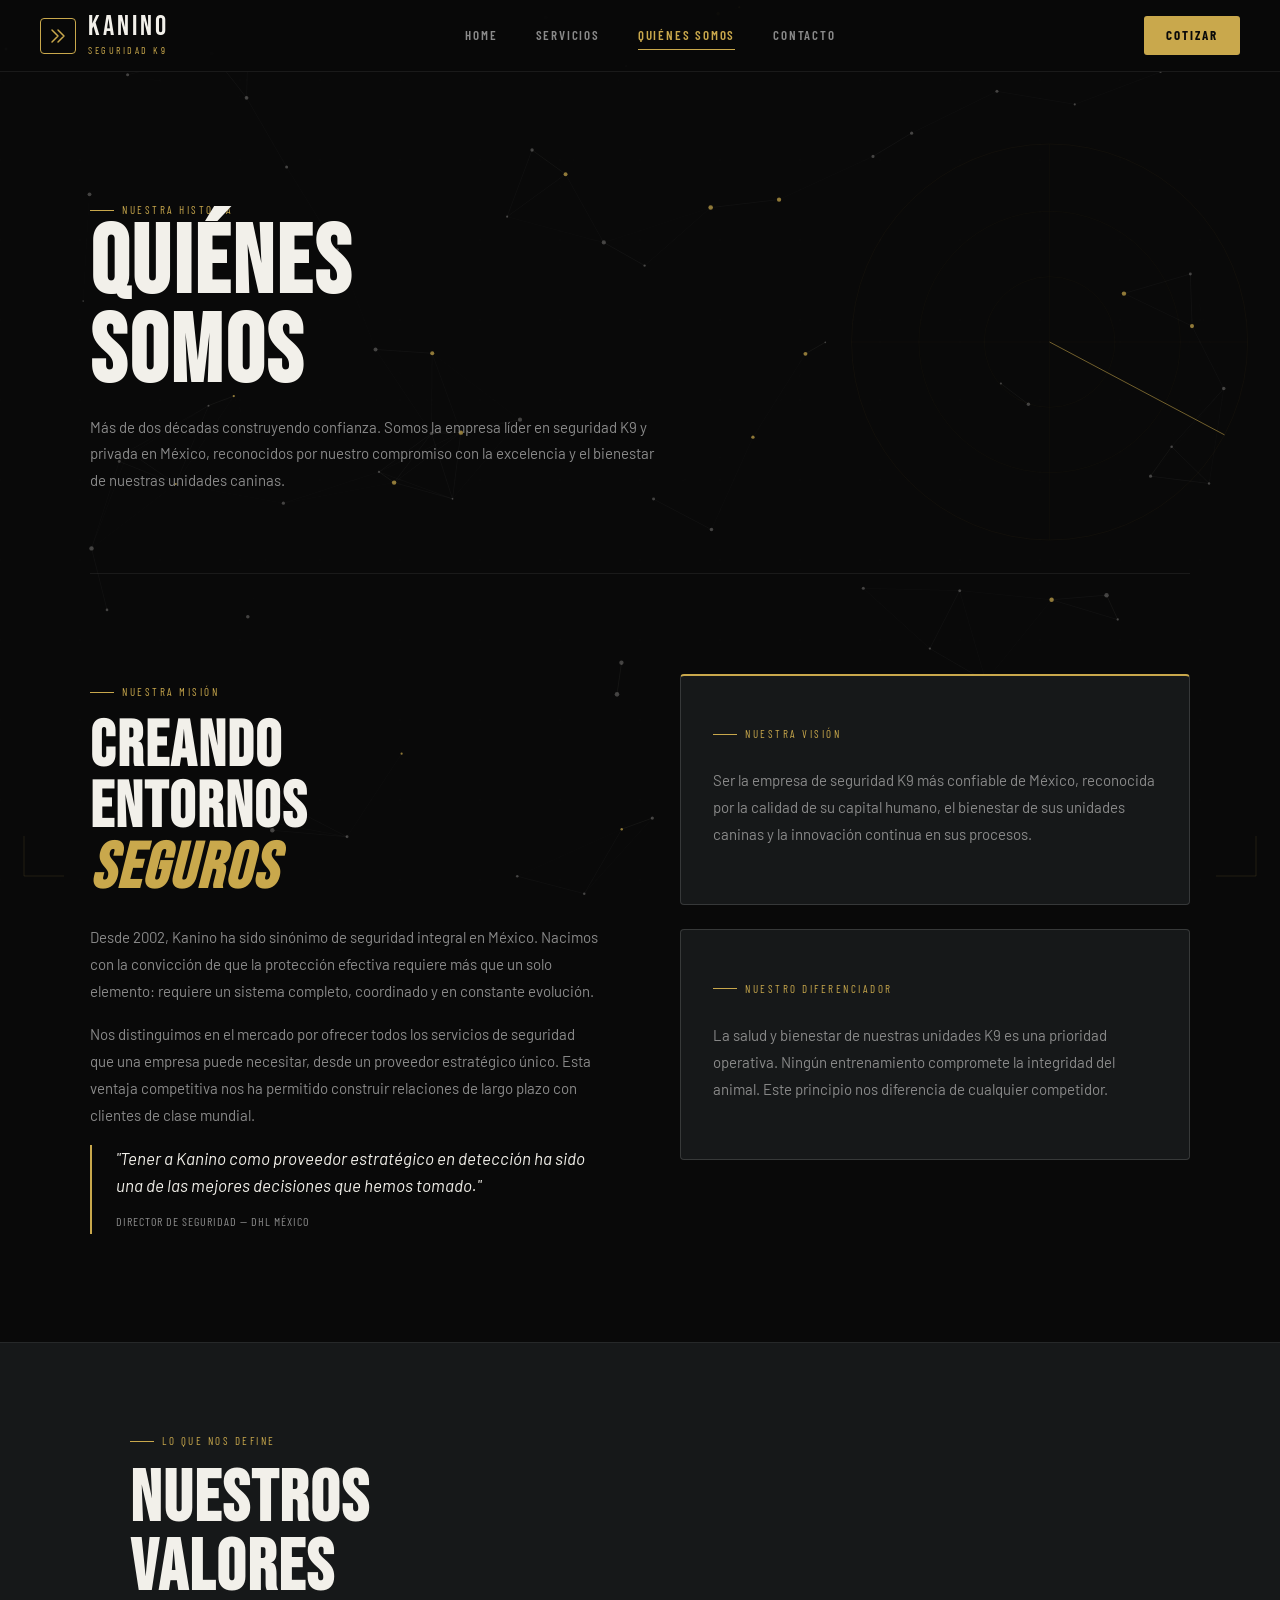
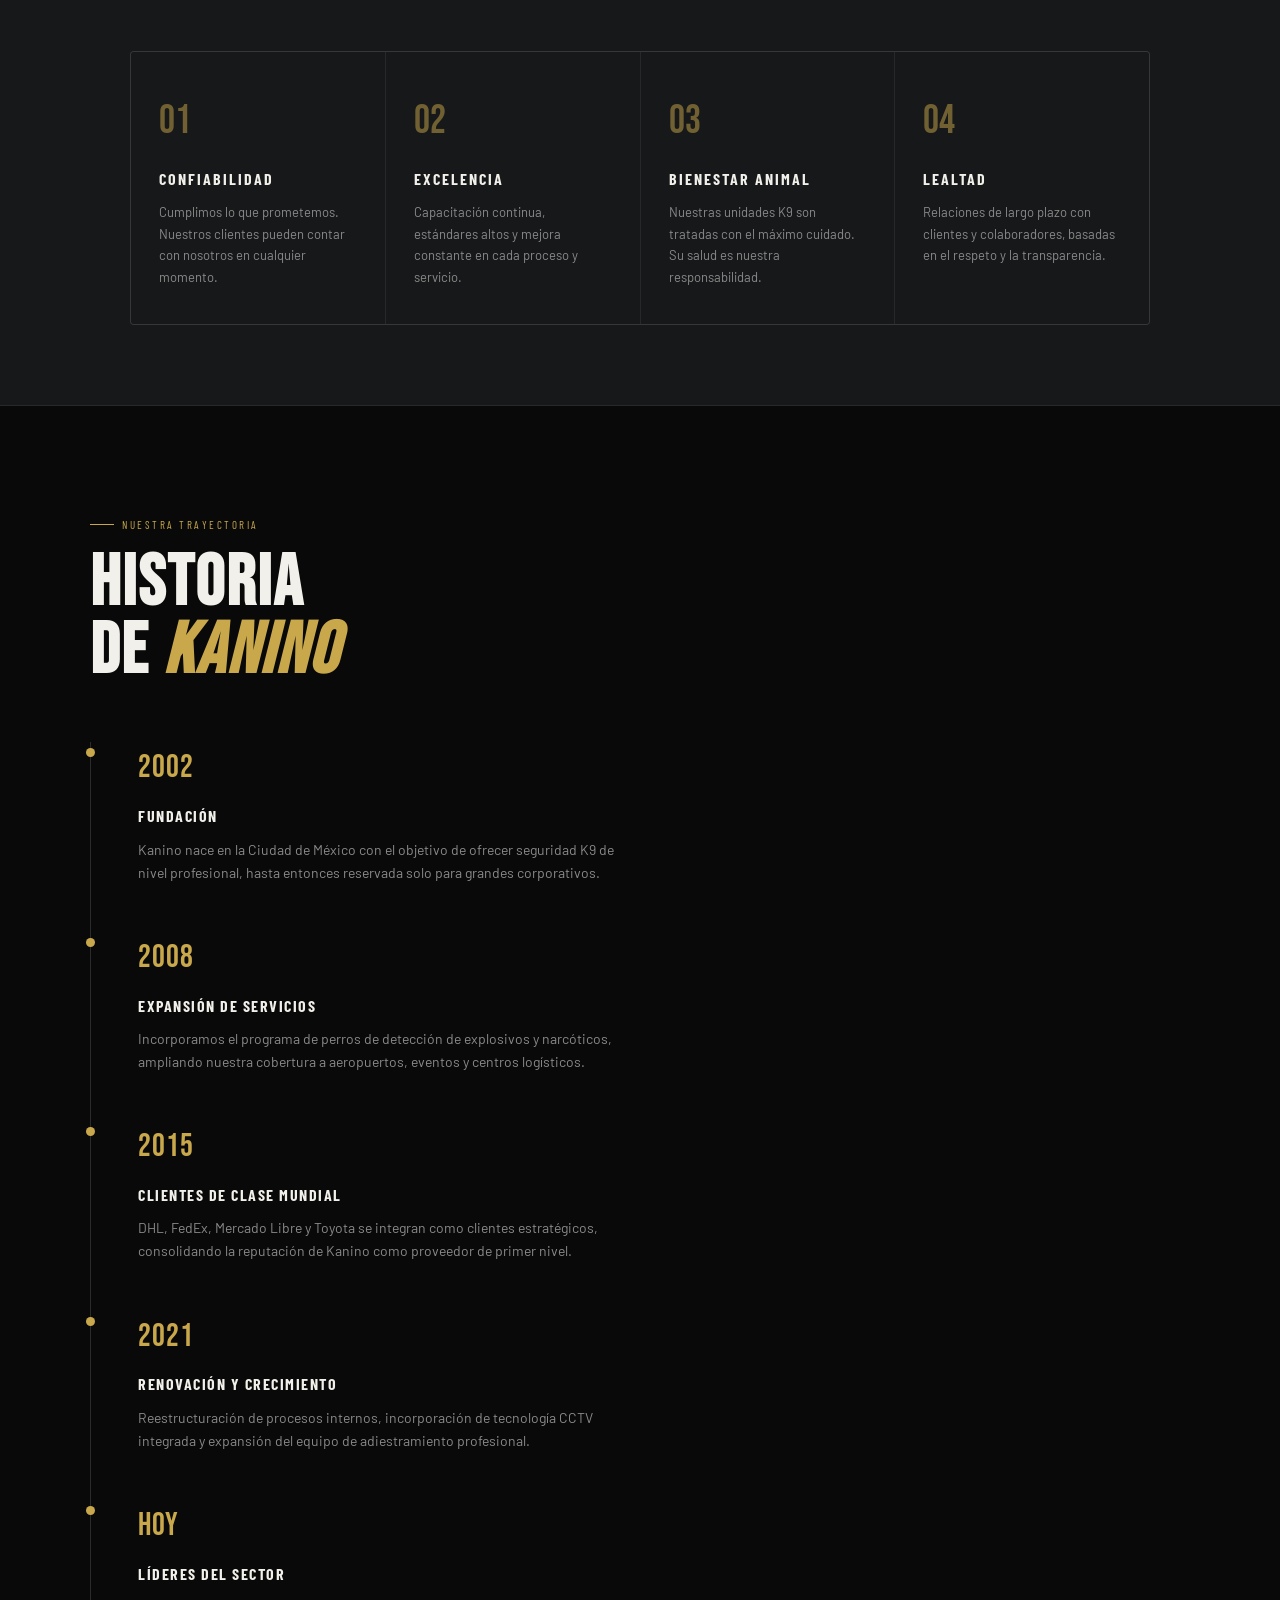
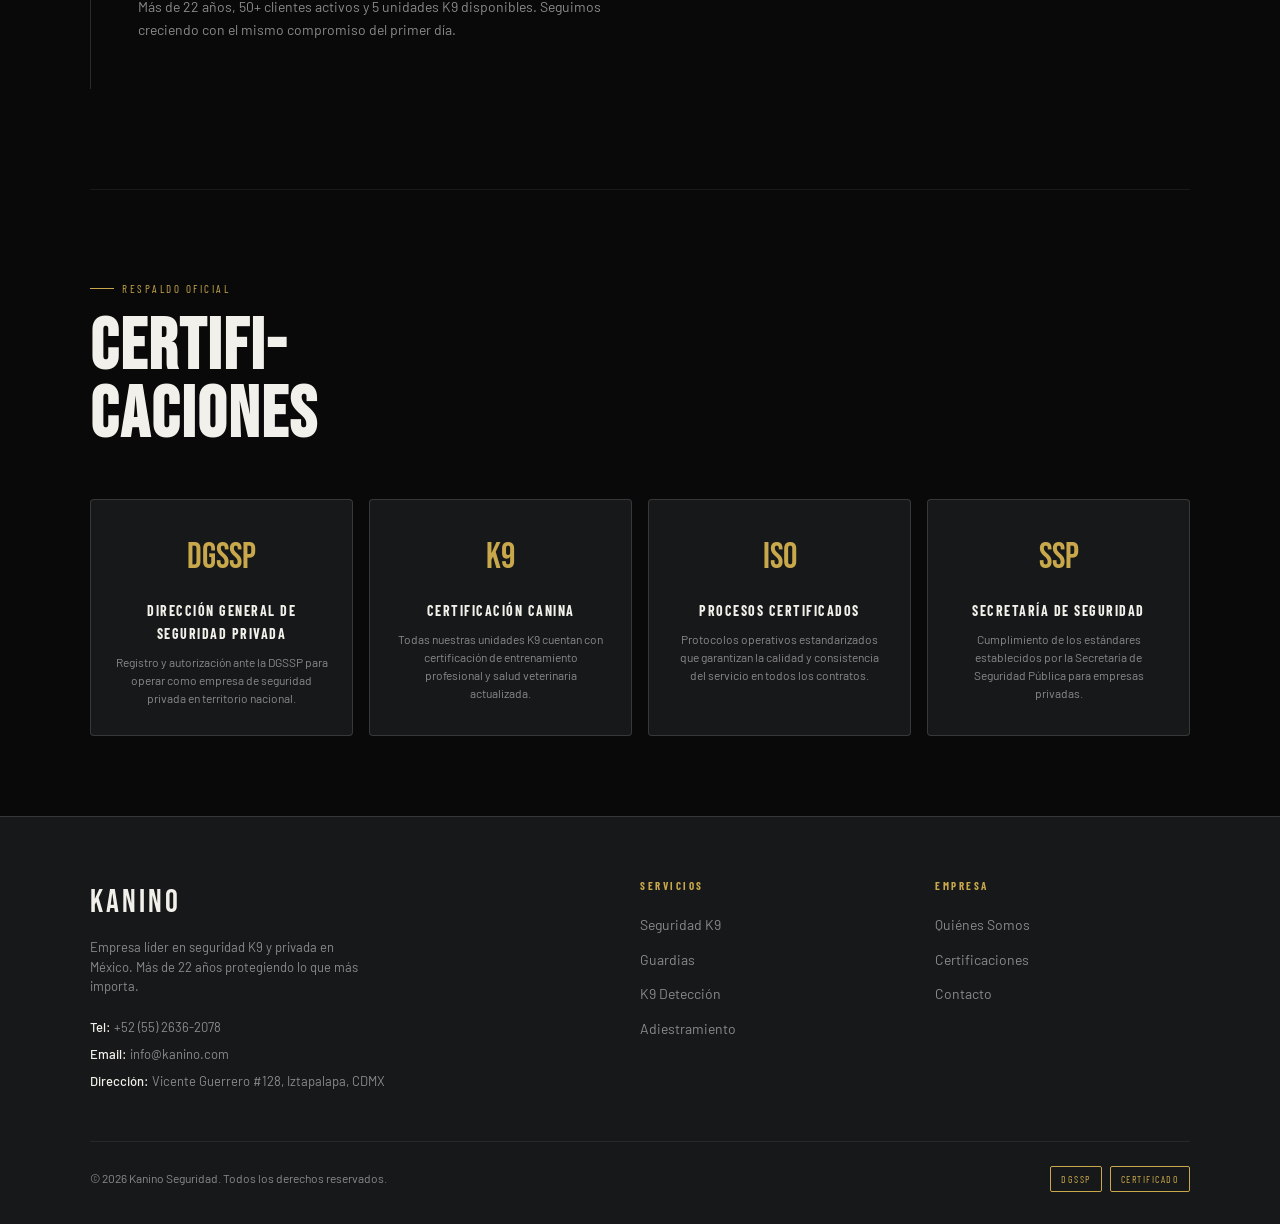
<file: old/quienes-somos.html>
<!DOCTYPE html>
<html lang="es-MX">
<head>
  <meta charset="UTF-8" />
  <meta name="viewport" content="width=device-width, initial-scale=1.0" />
  <title>Quiénes Somos — Kanino Seguridad K9</title>
  <meta name="description" content="Conoce a Kanino: más de 22 años como empresa líder en seguridad K9 y privada en México. Nuestra misión, valores, historia y certificaciones." />
  <link rel="canonical" href="https://kanino.com/quienes-somos.html" />
  <meta property="og:title" content="Quiénes Somos — Kanino Seguridad" />
  <meta property="og:description" content="Más de 22 años como empresa líder en seguridad K9 y privada en México." />
  <meta property="og:url" content="https://kanino.com/quienes-somos.html" />
  <meta property="og:type" content="website" />
  <script type="application/ld+json">
  {
    "@context": "https://schema.org",
    "@type": "AboutPage",
    "name": "Quiénes Somos — Kanino Seguridad",
    "description": "Historia, misión, valores y certificaciones de Kanino Seguridad K9.",
    "url": "https://kanino.com/quienes-somos.html"
  }
  </script>
  <link rel="preconnect" href="https://fonts.googleapis.com" />
  <link rel="preconnect" href="https://fonts.gstatic.com" crossorigin />
  <link rel="stylesheet" href="css/style.css" />
  <style>
    .page-hero { padding: 120px 0 80px; border-bottom: 0.5px solid var(--border); }

    /* Story section */
    .story-section { padding: 100px 0; }
    .story-grid { display: grid; grid-template-columns: 1fr 1fr; gap: 80px; align-items: start; }
    .story-grid h2 { font-family: var(--font-display); font-size: clamp(40px, 5vw, 64px); letter-spacing: 2px; line-height: 0.95; margin: 16px 0 24px; }
    .story-grid p { font-size: 15px; color: var(--muted); line-height: 1.8; margin-bottom: 16px; }
    .story-side { display: flex; flex-direction: column; gap: 24px; }
    .story-quote {
      border-left: 2px solid var(--gold);
      padding-left: 24px;
      margin: 8px 0;
    }
    .story-quote p { font-size: 17px; color: var(--white); font-style: italic; line-height: 1.6; margin-bottom: 8px; }
    .story-quote cite { font-size: 12px; color: var(--muted); font-style: normal; font-family: var(--font-cond); letter-spacing: 1px; text-transform: uppercase; }

    /* Values */
    .values-section { padding: 80px 0; border-top: 0.5px solid var(--border); border-bottom: 0.5px solid var(--border); background: var(--panel); }
    .values-grid { display: grid; grid-template-columns: repeat(auto-fit, minmax(200px, 1fr)); gap: 1px; background: var(--border); border: 0.5px solid var(--border); border-radius: 4px; overflow: hidden; margin-top: 48px; }
    .value-card { background: var(--panel); padding: 36px 28px; transition: background 0.25s; }
    .value-card:hover { background: #1c1e20; }
    .value-number { font-family: var(--font-display); font-size: 40px; color: var(--gold); opacity: 0.5; margin-bottom: 12px; }
    .value-card h3 { font-family: var(--font-cond); font-size: 16px; font-weight: 700; letter-spacing: 2px; text-transform: uppercase; margin-bottom: 10px; }
    .value-card p { font-size: 13px; color: var(--muted); line-height: 1.65; }

    /* Timeline */
    .timeline-section { padding: 100px 0; }
    .timeline { margin-top: 56px; position: relative; }
    .timeline::before { content: ''; position: absolute; left: 0; top: 0; bottom: 0; width: 1px; background: var(--border-2); }
    .timeline-item { padding: 0 0 48px 48px; position: relative; }
    .timeline-item::before {
      content: '';
      position: absolute;
      left: -4px; top: 6px;
      width: 9px; height: 9px;
      background: var(--gold);
      border-radius: 50%;
    }
    .timeline-year { font-family: var(--font-display); font-size: 32px; color: var(--gold); letter-spacing: 1px; margin-bottom: 8px; }
    .timeline-item h3 { font-family: var(--font-cond); font-size: 16px; font-weight: 700; letter-spacing: 1.5px; text-transform: uppercase; margin-bottom: 8px; }
    .timeline-item p { font-size: 14px; color: var(--muted); line-height: 1.65; max-width: 480px; }

    /* Certs */
    .cert-section { padding: 80px 0; border-top: 0.5px solid var(--border); }
    .certs-grid { display: grid; grid-template-columns: repeat(auto-fit, minmax(200px, 1fr)); gap: 16px; margin-top: 48px; }
    .cert-card {
      background: var(--panel);
      border: 0.5px solid var(--border-2);
      border-radius: 4px;
      padding: 28px 24px;
      text-align: center;
      transition: border-color 0.25s;
    }
    .cert-card:hover { border-color: var(--gold); }
    .cert-icon { font-family: var(--font-display); font-size: 36px; color: var(--gold); margin-bottom: 12px; }
    .cert-card h3 { font-family: var(--font-cond); font-size: 14px; font-weight: 700; letter-spacing: 1.5px; text-transform: uppercase; margin-bottom: 8px; }
    .cert-card p { font-size: 12px; color: var(--muted); line-height: 1.5; }

    @media (max-width: 768px) {
      .story-grid { grid-template-columns: 1fr; gap: 40px; }
      .timeline-item { padding-left: 32px; }
    }
  </style>
</head>
<body>
  <canvas id="bg-canvas" aria-hidden="true"></canvas>

  <header id="site-header" role="banner">
    <a href="index.html" class="header-logo" aria-label="Kanino — Inicio">
      <div class="logo-icon" aria-hidden="true">
        <svg viewBox="0 0 20 20" fill="none"><path d="M4 4L10 10L4 16M10 4L16 10L10 16" stroke="#C9A84C" stroke-width="1.5" stroke-linecap="round" stroke-linejoin="round"/></svg>
      </div>
      <div><div class="logo-text">KANINO</div><div class="logo-sub">Seguridad K9</div></div>
    </a>
    <nav class="main-nav" aria-label="Navegación principal">
      <a href="index.html">Home</a>
      <a href="servicios.html">Servicios</a>
      <a href="quienes-somos.html">Quiénes Somos</a>
      <a href="contacto.html">Contacto</a>
    </nav>
    <a href="contacto.html" class="nav-cta">Cotizar</a>
    <button class="nav-hamburger" aria-label="Abrir menú"><span></span><span></span><span></span></button>
  </header>
  <nav class="mobile-nav" aria-label="Menú móvil">
    <a href="index.html">Home</a>
    <a href="servicios.html">Servicios</a>
    <a href="quienes-somos.html">Quiénes Somos</a>
    <a href="contacto.html">Contacto</a>
  </nav>

  <main class="page-content">

    <section class="page-hero container" aria-labelledby="qs-heading">
      <span class="tag reveal">Nuestra historia</span>
      <h1 class="reveal reveal-delay-1" id="qs-heading" style="font-family:var(--font-display);font-size:clamp(48px,8vw,96px);line-height:0.93;letter-spacing:3px;">QUIÉNES<br>SOMOS</h1>
      <p class="section-body reveal reveal-delay-2" style="margin-top:16px;">Más de dos décadas construyendo confianza. Somos la empresa líder en seguridad K9 y privada en México, reconocidos por nuestro compromiso con la excelencia y el bienestar de nuestras unidades caninas.</p>
    </section>

    <section class="story-section container" aria-labelledby="story-heading">
      <div class="story-grid">
        <div class="reveal">
          <span class="tag">Nuestra misión</span>
          <h2 id="story-heading">CREANDO<br>ENTORNOS<br><em class="gold">SEGUROS</em></h2>
          <p>Desde 2002, Kanino ha sido sinónimo de seguridad integral en México. Nacimos con la convicción de que la protección efectiva requiere más que un solo elemento: requiere un sistema completo, coordinado y en constante evolución.</p>
          <p>Nos distinguimos en el mercado por ofrecer todos los servicios de seguridad que una empresa puede necesitar, desde un proveedor estratégico único. Esta ventaja competitiva nos ha permitido construir relaciones de largo plazo con clientes de clase mundial.</p>
          <div class="story-quote">
            <p>"Tener a Kanino como proveedor estratégico en detección ha sido una de las mejores decisiones que hemos tomado."</p>
            <cite>Director de Seguridad — DHL México</cite>
          </div>
        </div>
        <div class="story-side reveal reveal-delay-1">
          <div style="background:var(--panel);border:0.5px solid var(--border-2);border-radius:4px;padding:40px 32px;border-top:2px solid var(--gold);">
            <span class="tag" style="margin-bottom:24px;">Nuestra visión</span>
            <p style="font-size:15px;color:var(--muted);line-height:1.8;">Ser la empresa de seguridad K9 más confiable de México, reconocida por la calidad de su capital humano, el bienestar de sus unidades caninas y la innovación continua en sus procesos.</p>
          </div>
          <div style="background:var(--panel);border:0.5px solid var(--border-2);border-radius:4px;padding:40px 32px;">
            <span class="tag" style="margin-bottom:24px;">Nuestro diferenciador</span>
            <p style="font-size:15px;color:var(--muted);line-height:1.8;">La salud y bienestar de nuestras unidades K9 es una prioridad operativa. Ningún entrenamiento compromete la integridad del animal. Este principio nos diferencia de cualquier competidor.</p>
          </div>
        </div>
      </div>
    </section>

    <section class="values-section" aria-labelledby="values-heading">
      <div class="container">
        <span class="tag reveal">Lo que nos define</span>
        <h2 class="section-title reveal reveal-delay-1" id="values-heading">NUESTROS<br>VALORES</h2>
        <div class="values-grid">
          <div class="value-card reveal">
            <div class="value-number">01</div>
            <h3>Confiabilidad</h3>
            <p>Cumplimos lo que prometemos. Nuestros clientes pueden contar con nosotros en cualquier momento.</p>
          </div>
          <div class="value-card reveal reveal-delay-1">
            <div class="value-number">02</div>
            <h3>Excelencia</h3>
            <p>Capacitación continua, estándares altos y mejora constante en cada proceso y servicio.</p>
          </div>
          <div class="value-card reveal reveal-delay-2">
            <div class="value-number">03</div>
            <h3>Bienestar animal</h3>
            <p>Nuestras unidades K9 son tratadas con el máximo cuidado. Su salud es nuestra responsabilidad.</p>
          </div>
          <div class="value-card reveal reveal-delay-3">
            <div class="value-number">04</div>
            <h3>Lealtad</h3>
            <p>Relaciones de largo plazo con clientes y colaboradores, basadas en el respeto y la transparencia.</p>
          </div>
        </div>
      </div>
    </section>

    <section class="timeline-section container" aria-labelledby="timeline-heading">
      <span class="tag reveal">Nuestra trayectoria</span>
      <h2 class="section-title reveal reveal-delay-1" id="timeline-heading">HISTORIA<br>DE <em class="gold">KANINO</em></h2>
      <div class="timeline">
        <div class="timeline-item reveal">
          <div class="timeline-year">2002</div>
          <h3>Fundación</h3>
          <p>Kanino nace en la Ciudad de México con el objetivo de ofrecer seguridad K9 de nivel profesional, hasta entonces reservada solo para grandes corporativos.</p>
        </div>
        <div class="timeline-item reveal">
          <div class="timeline-year">2008</div>
          <h3>Expansión de servicios</h3>
          <p>Incorporamos el programa de perros de detección de explosivos y narcóticos, ampliando nuestra cobertura a aeropuertos, eventos y centros logísticos.</p>
        </div>
        <div class="timeline-item reveal">
          <div class="timeline-year">2015</div>
          <h3>Clientes de clase mundial</h3>
          <p>DHL, FedEx, Mercado Libre y Toyota se integran como clientes estratégicos, consolidando la reputación de Kanino como proveedor de primer nivel.</p>
        </div>
        <div class="timeline-item reveal">
          <div class="timeline-year">2021</div>
          <h3>Renovación y crecimiento</h3>
          <p>Reestructuración de procesos internos, incorporación de tecnología CCTV integrada y expansión del equipo de adiestramiento profesional.</p>
        </div>
        <div class="timeline-item reveal">
          <div class="timeline-year">Hoy</div>
          <h3>Líderes del sector</h3>
          <p>Más de 22 años, 50+ clientes activos y 5 unidades K9 disponibles. Seguimos creciendo con el mismo compromiso del primer día.</p>
        </div>
      </div>
    </section>

    <section class="cert-section container" id="certificaciones" aria-labelledby="cert-heading">
      <span class="tag reveal">Respaldo oficial</span>
      <h2 class="section-title reveal reveal-delay-1" id="cert-heading">CERTIFI-<br>CACIONES</h2>
      <div class="certs-grid">
        <div class="cert-card reveal">
          <div class="cert-icon">DGSSP</div>
          <h3>Dirección General de Seguridad Privada</h3>
          <p>Registro y autorización ante la DGSSP para operar como empresa de seguridad privada en territorio nacional.</p>
        </div>
        <div class="cert-card reveal reveal-delay-1">
          <div class="cert-icon">K9</div>
          <h3>Certificación Canina</h3>
          <p>Todas nuestras unidades K9 cuentan con certificación de entrenamiento profesional y salud veterinaria actualizada.</p>
        </div>
        <div class="cert-card reveal reveal-delay-2">
          <div class="cert-icon">ISO</div>
          <h3>Procesos Certificados</h3>
          <p>Protocolos operativos estandarizados que garantizan la calidad y consistencia del servicio en todos los contratos.</p>
        </div>
        <div class="cert-card reveal reveal-delay-3">
          <div class="cert-icon">SSP</div>
          <h3>Secretaría de Seguridad</h3>
          <p>Cumplimiento de los estándares establecidos por la Secretaría de Seguridad Pública para empresas privadas.</p>
        </div>
      </div>
    </section>

  </main>

  <footer id="site-footer" role="contentinfo">
    <div class="footer-grid">
      <div class="footer-brand">
        <div class="logo-text">KANINO</div>
        <p class="tagline">Empresa líder en seguridad K9 y privada en México. Más de 22 años protegiendo lo que más importa.</p>
        <div class="footer-contact">
          <span><strong>Tel:</strong> +52 (55) 2636-2078</span>
          <span><strong>Email:</strong> info@kanino.com</span>
          <span><strong>Dirección:</strong> Vicente Guerrero #128, Iztapalapa, CDMX</span>
        </div>
      </div>
      <div class="footer-col">
        <h4>Servicios</h4>
        <ul>
          <li><a href="servicios.html#k9">Seguridad K9</a></li>
          <li><a href="servicios.html#guardias">Guardias</a></li>
          <li><a href="servicios.html#deteccion">K9 Detección</a></li>
          <li><a href="servicios.html#adiestramiento">Adiestramiento</a></li>
        </ul>
      </div>
      <div class="footer-col">
        <h4>Empresa</h4>
        <ul>
          <li><a href="quienes-somos.html">Quiénes Somos</a></li>
          <li><a href="#certificaciones">Certificaciones</a></li>
          <li><a href="contacto.html">Contacto</a></li>
        </ul>
      </div>
    </div>
    <div class="footer-bottom">
      <p>© <span id="footer-year"></span> Kanino Seguridad. Todos los derechos reservados.</p>
      <div class="footer-certif"><span class="certif-badge">DGSSP</span><span class="certif-badge">Certificado</span></div>
    </div>
  </footer>

  <script src="js/bg.js"></script>
  <script src="js/main.js"></script>
  <script>document.getElementById('footer-year').textContent = new Date().getFullYear();</script>
</body>
</html>
</file>
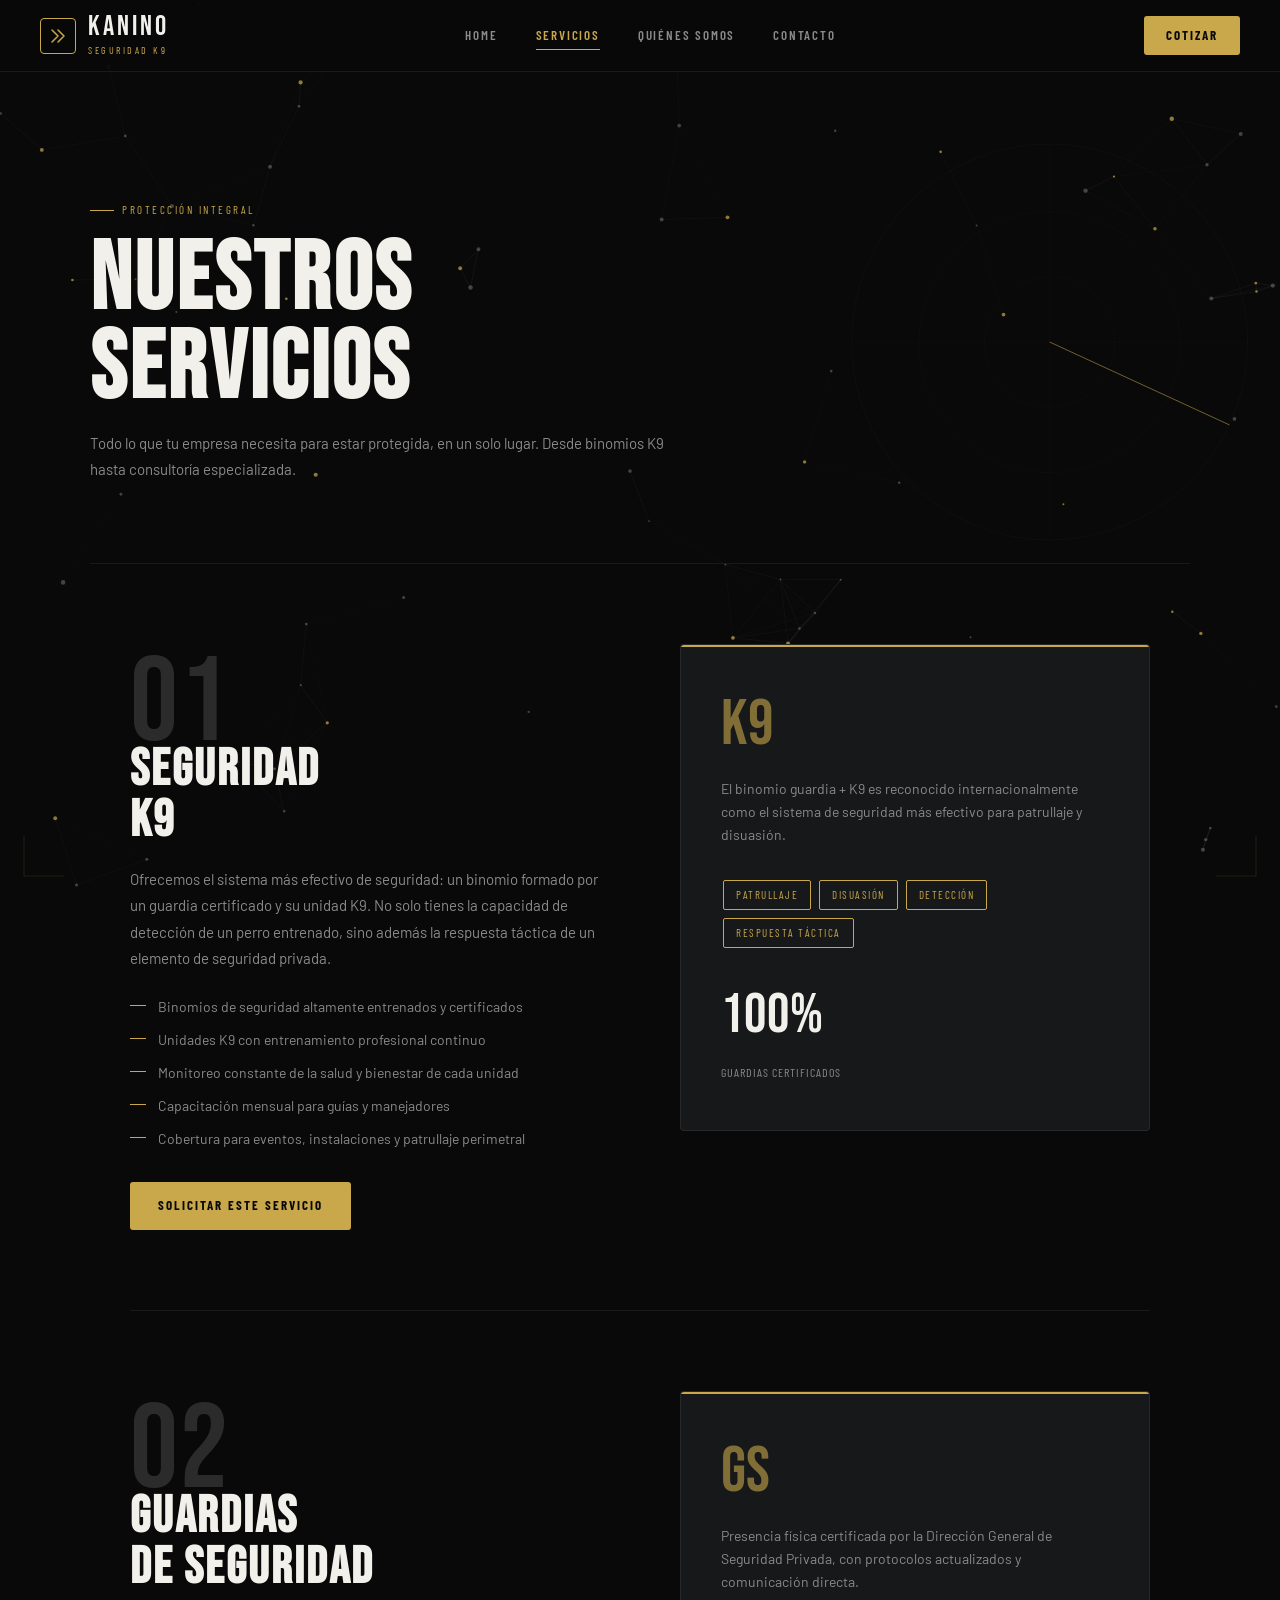
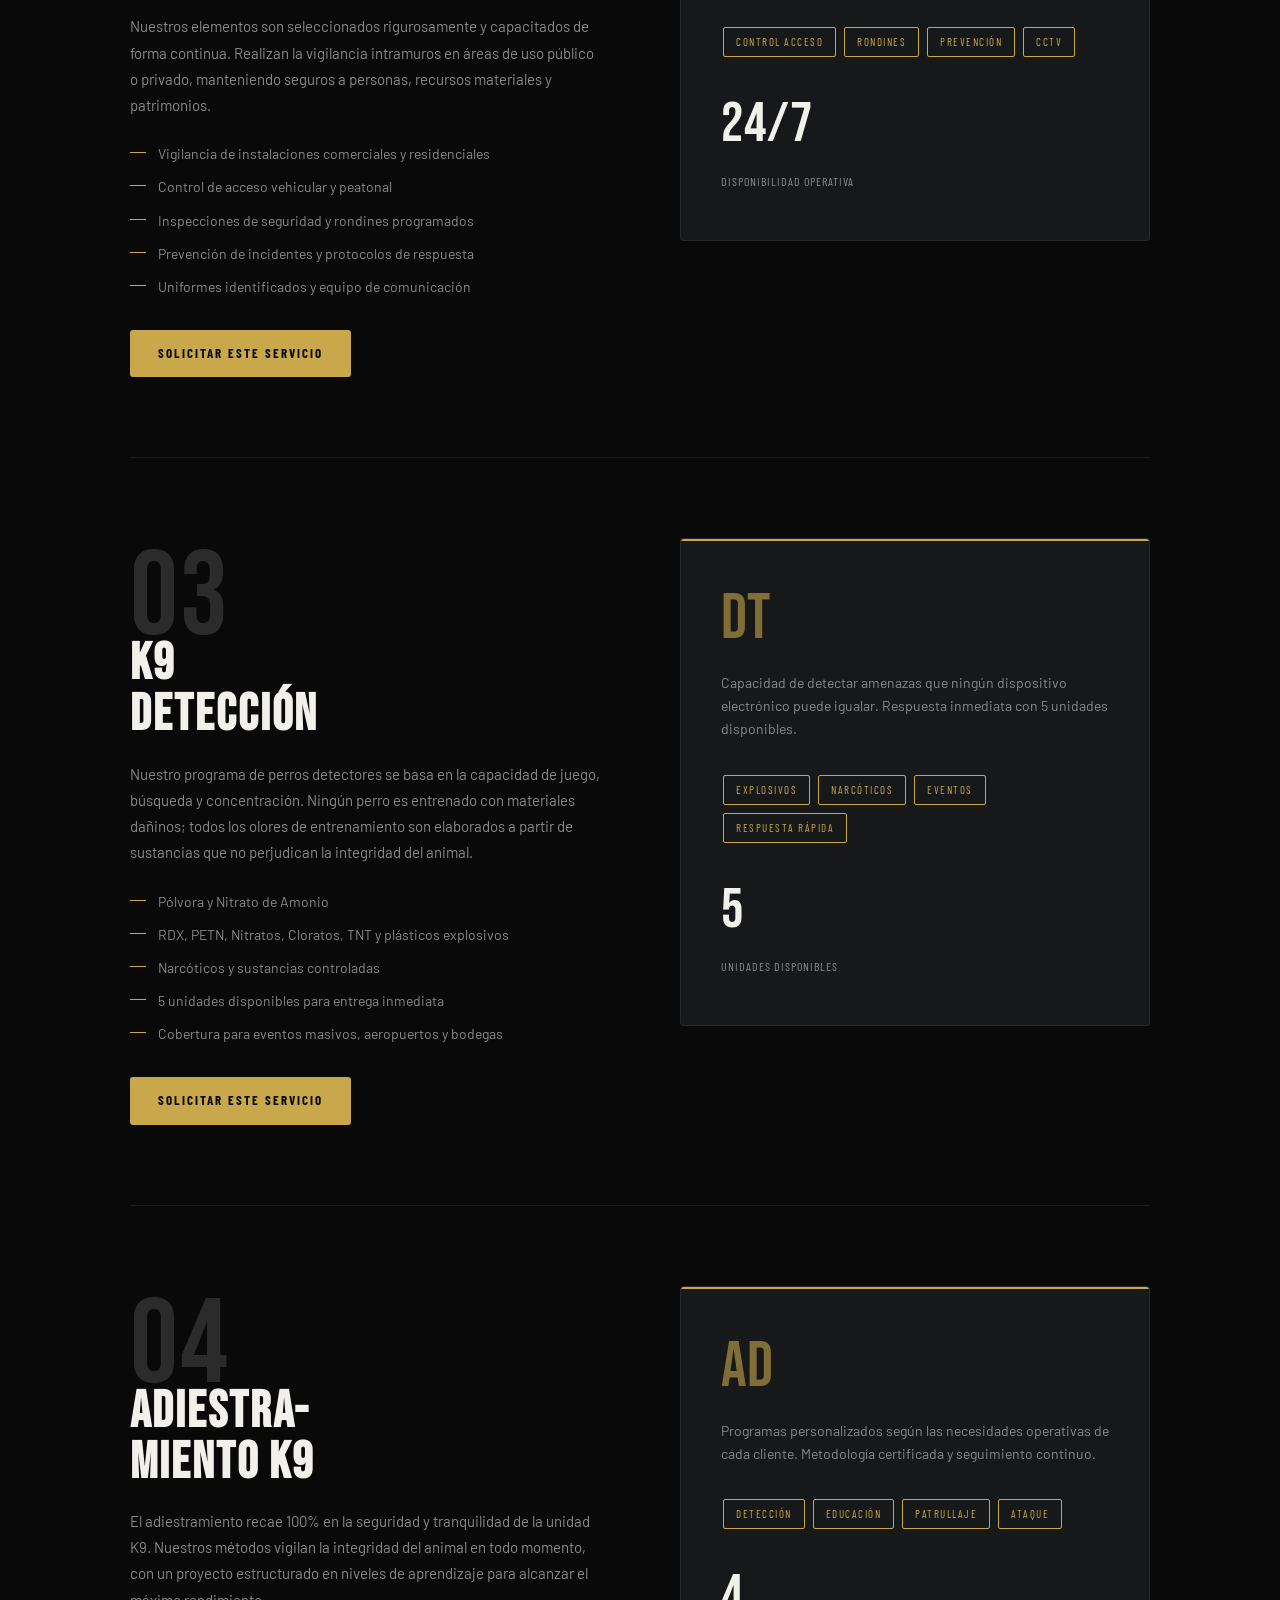
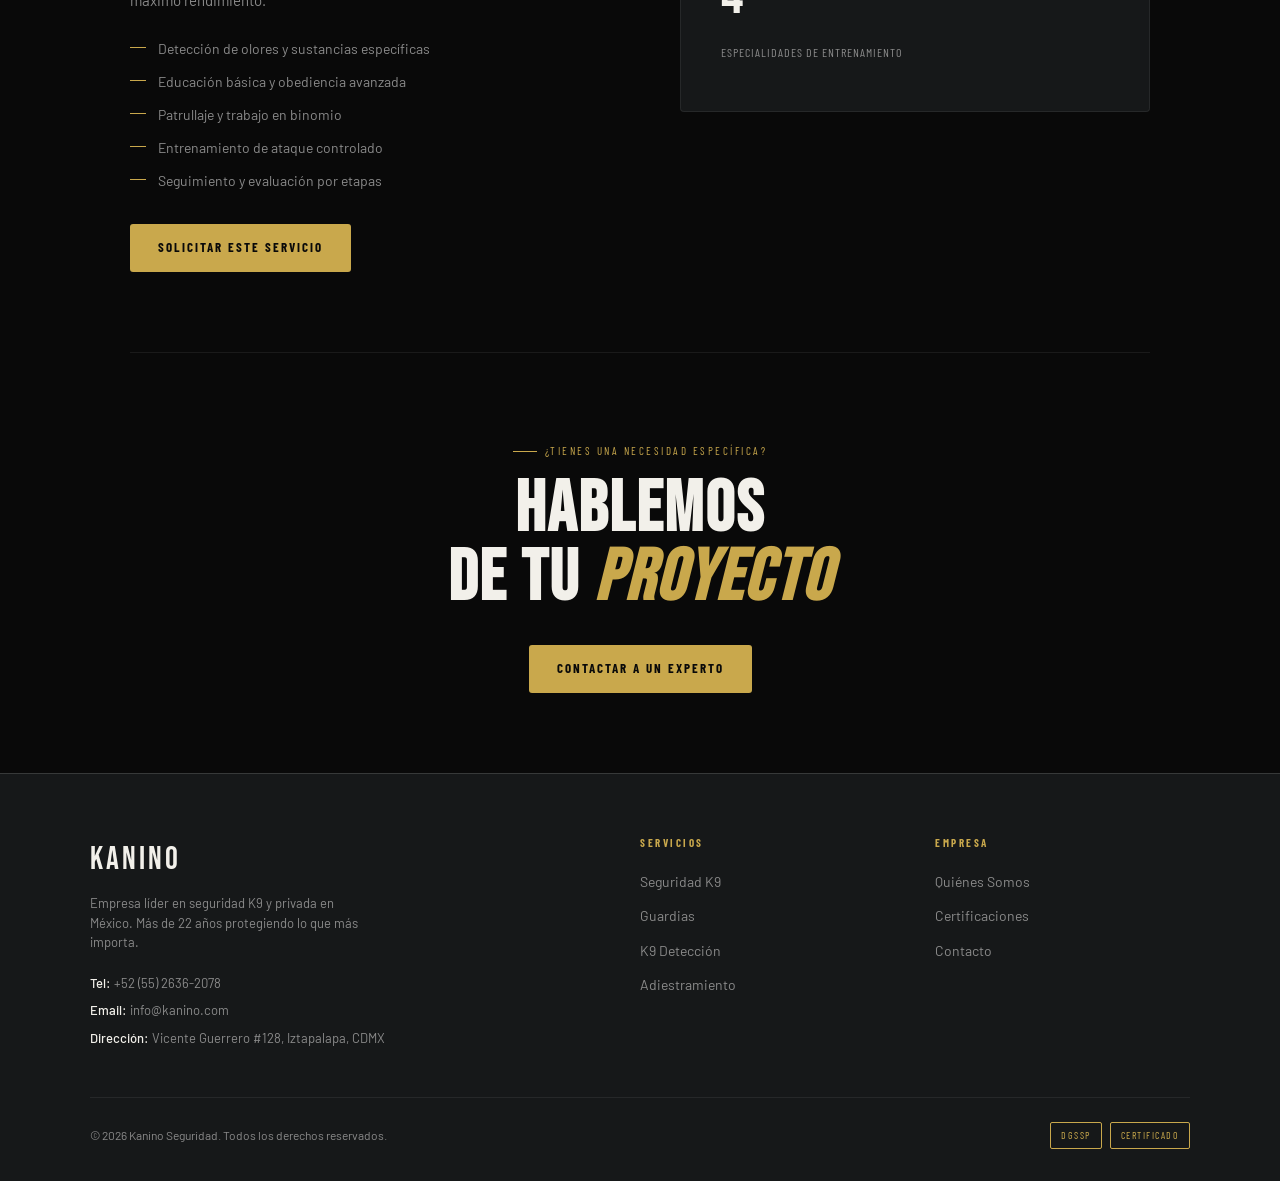
<file: old/servicios.html>
<!DOCTYPE html>
<html lang="es-MX">
<head>
  <meta charset="UTF-8" />
  <meta name="viewport" content="width=device-width, initial-scale=1.0" />
  <title>Servicios — Kanino Seguridad K9 y Privada</title>
  <meta name="description" content="Conoce todos los servicios de seguridad de Kanino: Binomios K9, guardias certificados, perros detectores de explosivos y narcóticos, y adiestramiento profesional." />
  <link rel="canonical" href="https://kanino.com/servicios.html" />
  <meta property="og:title" content="Servicios — Kanino Seguridad" />
  <meta property="og:description" content="Seguridad K9, guardias, detección y adiestramiento. Protección integral para tu empresa." />
  <meta property="og:url" content="https://kanino.com/servicios.html" />
  <meta property="og:type" content="website" />
  <script type="application/ld+json">
  {
    "@context": "https://schema.org",
    "@type": "Service",
    "name": "Servicios de Seguridad Kanino",
    "provider": { "@type": "LocalBusiness", "name": "Kanino Seguridad" },
    "serviceType": ["Seguridad K9", "Guardias de seguridad", "Detección canina", "Adiestramiento K9"],
    "areaServed": "México"
  }
  </script>
  <link rel="preconnect" href="https://fonts.googleapis.com" />
  <link rel="preconnect" href="https://fonts.gstatic.com" crossorigin />
  <link rel="stylesheet" href="css/style.css" />
  <style>
    /* Page hero */
    .page-hero {
      padding: 120px 0 80px;
      border-bottom: 0.5px solid var(--border);
    }
    .page-hero .tag { margin-bottom: 16px; }
    .page-hero h1 { font-family: var(--font-display); font-size: clamp(48px, 8vw, 96px); line-height: 0.93; letter-spacing: 3px; }

    /* Service detail blocks */
    .service-block {
      padding: 80px 0;
      border-bottom: 0.5px solid var(--border);
      display: grid;
      grid-template-columns: 1fr 1fr;
      gap: 80px;
      align-items: start;
    }
    .service-block:nth-child(even) .service-block-text { order: 2; }
    .service-block:nth-child(even) .service-block-visual { order: 1; }

    .service-block-text .service-tag {
      font-family: var(--font-display);
      font-size: 120px;
      line-height: 1;
      color: var(--border-2);
      letter-spacing: 2px;
      margin-bottom: -20px;
    }
    .service-block-text h2 {
      font-family: var(--font-display);
      font-size: clamp(36px, 4vw, 52px);
      letter-spacing: 2px;
      margin-bottom: 20px;
      line-height: 1;
    }
    .service-block-text p { font-size: 15px; color: var(--muted); line-height: 1.75; margin-bottom: 24px; }
    .service-features { margin: 24px 0; display: flex; flex-direction: column; gap: 10px; }
    .service-feature {
      display: flex;
      align-items: flex-start;
      gap: 12px;
      font-size: 14px;
      color: var(--muted);
    }
    .service-feature::before {
      content: '';
      flex-shrink: 0;
      width: 16px; height: 1px;
      background: var(--gold);
      margin-top: 10px;
    }

    /* Visual box */
    .service-block-visual {
      background: var(--panel);
      border: 0.5px solid var(--border);
      border-radius: 4px;
      padding: 48px 40px;
      display: flex;
      flex-direction: column;
      gap: 20px;
      position: relative;
      overflow: hidden;
    }
    .service-block-visual::before {
      content: '';
      position: absolute;
      top: 0; left: 0; right: 0;
      height: 2px;
      background: var(--gold);
    }
    .visual-icon {
      font-size: 64px;
      line-height: 1;
      font-family: var(--font-display);
      color: var(--gold);
      opacity: 0.6;
      letter-spacing: 0;
    }
    .visual-stat { margin-top: auto; }
    .visual-stat .num { font-family: var(--font-display); font-size: 56px; color: var(--white); letter-spacing: 1px; }
    .visual-stat .label { font-size: 12px; color: var(--muted); letter-spacing: 1px; text-transform: uppercase; font-family: var(--font-cond); }
    .capability-tag {
      display: inline-block;
      font-family: var(--font-cond);
      font-size: 11px;
      letter-spacing: 1.5px;
      text-transform: uppercase;
      color: var(--gold);
      border: 0.5px solid var(--gold);
      padding: 5px 12px;
      border-radius: 2px;
      margin: 2px;
    }
    .tags-wrap { display: flex; flex-wrap: wrap; gap: 4px; margin-top: 12px; }

    @media (max-width: 768px) {
      .service-block { grid-template-columns: 1fr; gap: 32px; }
      .service-block:nth-child(even) .service-block-text { order: 1; }
      .service-block:nth-child(even) .service-block-visual { order: 2; }
    }
  </style>
</head>
<body>
  <canvas id="bg-canvas" aria-hidden="true"></canvas>

  <header id="site-header" role="banner">
    <a href="index.html" class="header-logo" aria-label="Kanino — Inicio">
      <div class="logo-icon" aria-hidden="true">
        <svg viewBox="0 0 20 20" fill="none" xmlns="http://www.w3.org/2000/svg">
          <path d="M4 4L10 10L4 16M10 4L16 10L10 16" stroke="#C9A84C" stroke-width="1.5" stroke-linecap="round" stroke-linejoin="round"/>
        </svg>
      </div>
      <div>
        <div class="logo-text">KANINO</div>
        <div class="logo-sub">Seguridad K9</div>
      </div>
    </a>
    <nav class="main-nav" aria-label="Navegación principal">
      <a href="index.html">Home</a>
      <a href="servicios.html">Servicios</a>
      <a href="quienes-somos.html">Quiénes Somos</a>
      <a href="contacto.html">Contacto</a>
    </nav>
    <a href="contacto.html" class="nav-cta">Cotizar</a>
    <button class="nav-hamburger" aria-label="Abrir menú"><span></span><span></span><span></span></button>
  </header>
  <nav class="mobile-nav" aria-label="Menú móvil">
    <a href="index.html">Home</a>
    <a href="servicios.html">Servicios</a>
    <a href="quienes-somos.html">Quiénes Somos</a>
    <a href="contacto.html">Contacto</a>
  </nav>

  <main class="page-content">
    <section class="page-hero container" aria-labelledby="page-title">
      <span class="tag reveal">Protección integral</span>
      <h1 class="reveal reveal-delay-1" id="page-title">NUESTROS<br>SERVICIOS</h1>
      <p class="section-body reveal reveal-delay-2" style="margin-top:16px;">Todo lo que tu empresa necesita para estar protegida, en un solo lugar. Desde binomios K9 hasta consultoría especializada.</p>
    </section>

    <!-- K9 -->
    <section class="container" id="k9" aria-labelledby="k9-heading">
      <div class="service-block">
        <div class="service-block-text reveal">
          <div class="service-tag">01</div>
          <h2 id="k9-heading">SEGURIDAD<br>K9</h2>
          <p>Ofrecemos el sistema más efectivo de seguridad: un binomio formado por un guardia certificado y su unidad K9. No solo tienes la capacidad de detección de un perro entrenado, sino además la respuesta táctica de un elemento de seguridad privada.</p>
          <div class="service-features">
            <div class="service-feature">Binomios de seguridad altamente entrenados y certificados</div>
            <div class="service-feature">Unidades K9 con entrenamiento profesional continuo</div>
            <div class="service-feature">Monitoreo constante de la salud y bienestar de cada unidad</div>
            <div class="service-feature">Capacitación mensual para guías y manejadores</div>
            <div class="service-feature">Cobertura para eventos, instalaciones y patrullaje perimetral</div>
          </div>
          <a href="contacto.html" class="btn btn-gold" style="margin-top:8px;">Solicitar este servicio</a>
        </div>
        <div class="service-block-visual reveal reveal-delay-1">
          <div class="visual-icon">K9</div>
          <p style="font-size:14px; color:var(--muted);">El binomio guardia + K9 es reconocido internacionalmente como el sistema de seguridad más efectivo para patrullaje y disuasión.</p>
          <div class="tags-wrap">
            <span class="capability-tag">Patrullaje</span>
            <span class="capability-tag">Disuasión</span>
            <span class="capability-tag">Detección</span>
            <span class="capability-tag">Respuesta táctica</span>
          </div>
          <div class="visual-stat">
            <div class="num">100%</div>
            <div class="label">Guardias certificados</div>
          </div>
        </div>
      </div>
    </section>

    <!-- Guardias -->
    <section class="container" id="guardias" aria-labelledby="guardias-heading">
      <div class="service-block">
        <div class="service-block-text reveal">
          <div class="service-tag">02</div>
          <h2 id="guardias-heading">GUARDIAS<br>DE SEGURIDAD</h2>
          <p>Nuestros elementos son seleccionados rigurosamente y capacitados de forma continua. Realizan la vigilancia intramuros en áreas de uso público o privado, manteniendo seguros a personas, recursos materiales y patrimonios.</p>
          <div class="service-features">
            <div class="service-feature">Vigilancia de instalaciones comerciales y residenciales</div>
            <div class="service-feature">Control de acceso vehicular y peatonal</div>
            <div class="service-feature">Inspecciones de seguridad y rondines programados</div>
            <div class="service-feature">Prevención de incidentes y protocolos de respuesta</div>
            <div class="service-feature">Uniformes identificados y equipo de comunicación</div>
          </div>
          <a href="contacto.html" class="btn btn-gold" style="margin-top:8px;">Solicitar este servicio</a>
        </div>
        <div class="service-block-visual reveal reveal-delay-1">
          <div class="visual-icon">GS</div>
          <p style="font-size:14px; color:var(--muted);">Presencia física certificada por la Dirección General de Seguridad Privada, con protocolos actualizados y comunicación directa.</p>
          <div class="tags-wrap">
            <span class="capability-tag">Control acceso</span>
            <span class="capability-tag">Rondines</span>
            <span class="capability-tag">Prevención</span>
            <span class="capability-tag">CCTV</span>
          </div>
          <div class="visual-stat">
            <div class="num">24/7</div>
            <div class="label">Disponibilidad operativa</div>
          </div>
        </div>
      </div>
    </section>

    <!-- Detección -->
    <section class="container" id="deteccion" aria-labelledby="deteccion-heading">
      <div class="service-block">
        <div class="service-block-text reveal">
          <div class="service-tag">03</div>
          <h2 id="deteccion-heading">K9<br>DETECCIÓN</h2>
          <p>Nuestro programa de perros detectores se basa en la capacidad de juego, búsqueda y concentración. Ningún perro es entrenado con materiales dañinos; todos los olores de entrenamiento son elaborados a partir de sustancias que no perjudican la integridad del animal.</p>
          <div class="service-features">
            <div class="service-feature">Pólvora y Nitrato de Amonio</div>
            <div class="service-feature">RDX, PETN, Nitratos, Cloratos, TNT y plásticos explosivos</div>
            <div class="service-feature">Narcóticos y sustancias controladas</div>
            <div class="service-feature">5 unidades disponibles para entrega inmediata</div>
            <div class="service-feature">Cobertura para eventos masivos, aeropuertos y bodegas</div>
          </div>
          <a href="contacto.html" class="btn btn-gold" style="margin-top:8px;">Solicitar este servicio</a>
        </div>
        <div class="service-block-visual reveal reveal-delay-1">
          <div class="visual-icon">DT</div>
          <p style="font-size:14px; color:var(--muted);">Capacidad de detectar amenazas que ningún dispositivo electrónico puede igualar. Respuesta inmediata con 5 unidades disponibles.</p>
          <div class="tags-wrap">
            <span class="capability-tag">Explosivos</span>
            <span class="capability-tag">Narcóticos</span>
            <span class="capability-tag">Eventos</span>
            <span class="capability-tag">Respuesta rápida</span>
          </div>
          <div class="visual-stat">
            <div class="num">5</div>
            <div class="label">Unidades disponibles</div>
          </div>
        </div>
      </div>
    </section>

    <!-- Adiestramiento -->
    <section class="container" id="adiestramiento" aria-labelledby="adiest-heading">
      <div class="service-block">
        <div class="service-block-text reveal">
          <div class="service-tag">04</div>
          <h2 id="adiest-heading">ADIESTRA-<br>MIENTO K9</h2>
          <p>El adiestramiento recae 100% en la seguridad y tranquilidad de la unidad K9. Nuestros métodos vigilan la integridad del animal en todo momento, con un proyecto estructurado en niveles de aprendizaje para alcanzar el máximo rendimiento.</p>
          <div class="service-features">
            <div class="service-feature">Detección de olores y sustancias específicas</div>
            <div class="service-feature">Educación básica y obediencia avanzada</div>
            <div class="service-feature">Patrullaje y trabajo en binomio</div>
            <div class="service-feature">Entrenamiento de ataque controlado</div>
            <div class="service-feature">Seguimiento y evaluación por etapas</div>
          </div>
          <a href="contacto.html" class="btn btn-gold" style="margin-top:8px;">Solicitar este servicio</a>
        </div>
        <div class="service-block-visual reveal reveal-delay-1">
          <div class="visual-icon">AD</div>
          <p style="font-size:14px; color:var(--muted);">Programas personalizados según las necesidades operativas de cada cliente. Metodología certificada y seguimiento continuo.</p>
          <div class="tags-wrap">
            <span class="capability-tag">Detección</span>
            <span class="capability-tag">Educación</span>
            <span class="capability-tag">Patrullaje</span>
            <span class="capability-tag">Ataque</span>
          </div>
          <div class="visual-stat">
            <div class="num">4</div>
            <div class="label">Especialidades de entrenamiento</div>
          </div>
        </div>
      </div>
    </section>

    <!-- Bottom CTA -->
    <section style="padding: 80px 0; text-align:center;" aria-labelledby="serv-cta">
      <div class="container">
        <span class="tag reveal" style="justify-content:center;">¿Tienes una necesidad específica?</span>
        <h2 class="section-title reveal reveal-delay-1" id="serv-cta">HABLEMOS<br>DE TU <em class="gold">PROYECTO</em></h2>
        <div style="margin-top:32px;" class="reveal reveal-delay-2">
          <a href="contacto.html" class="btn btn-gold">Contactar a un experto</a>
        </div>
      </div>
    </section>
  </main>

  <footer id="site-footer" role="contentinfo">
    <div class="footer-grid">
      <div class="footer-brand">
        <div class="logo-text">KANINO</div>
        <p class="tagline">Empresa líder en seguridad K9 y privada en México. Más de 22 años protegiendo lo que más importa.</p>
        <div class="footer-contact">
          <span><strong>Tel:</strong> +52 (55) 2636-2078</span>
          <span><strong>Email:</strong> info@kanino.com</span>
          <span><strong>Dirección:</strong> Vicente Guerrero #128, Iztapalapa, CDMX</span>
        </div>
      </div>
      <div class="footer-col">
        <h4>Servicios</h4>
        <ul>
          <li><a href="#k9">Seguridad K9</a></li>
          <li><a href="#guardias">Guardias</a></li>
          <li><a href="#deteccion">K9 Detección</a></li>
          <li><a href="#adiestramiento">Adiestramiento</a></li>
        </ul>
      </div>
      <div class="footer-col">
        <h4>Empresa</h4>
        <ul>
          <li><a href="quienes-somos.html">Quiénes Somos</a></li>
          <li><a href="quienes-somos.html#certificaciones">Certificaciones</a></li>
          <li><a href="contacto.html">Contacto</a></li>
        </ul>
      </div>
    </div>
    <div class="footer-bottom">
      <p>© <span id="footer-year"></span> Kanino Seguridad. Todos los derechos reservados.</p>
      <div class="footer-certif"><span class="certif-badge">DGSSP</span><span class="certif-badge">Certificado</span></div>
    </div>
  </footer>

  <script src="js/bg.js"></script>
  <script src="js/main.js"></script>
  <script>document.getElementById('footer-year').textContent = new Date().getFullYear();</script>
</body>
</html>
</file>
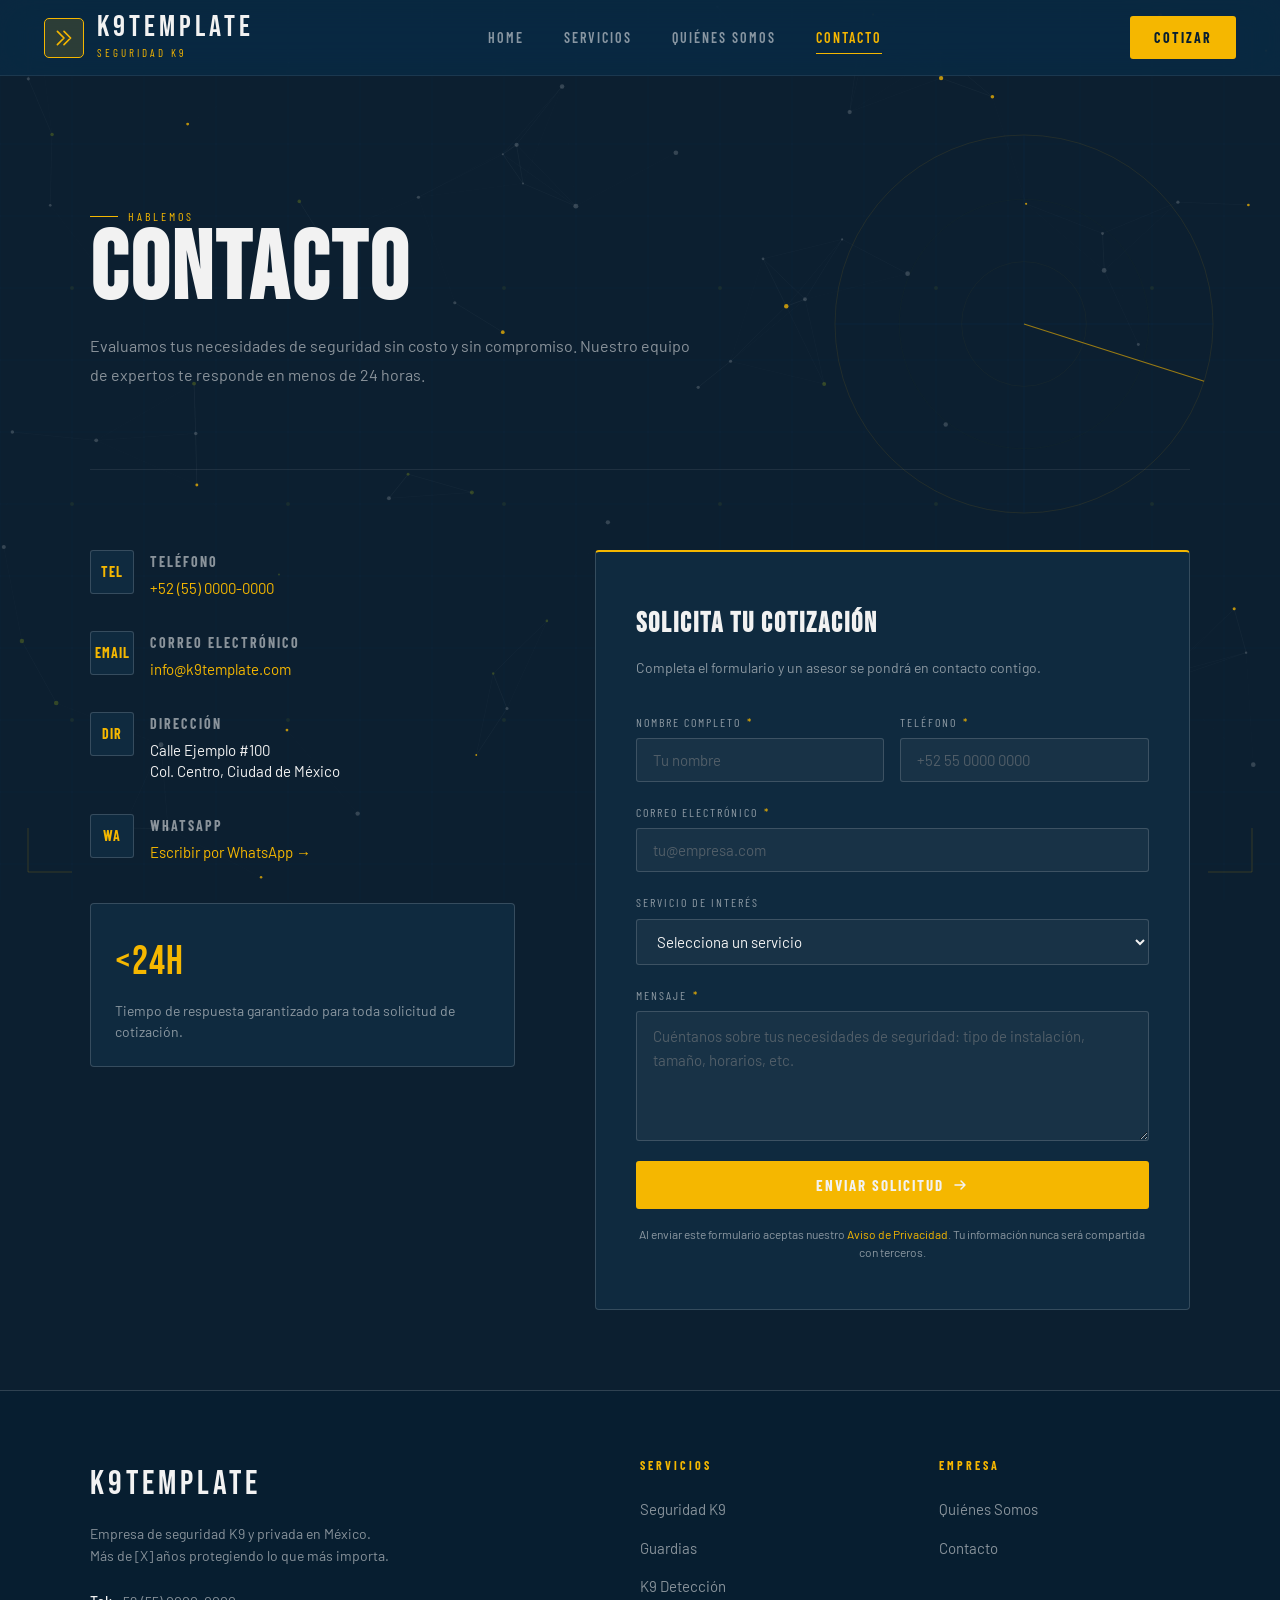
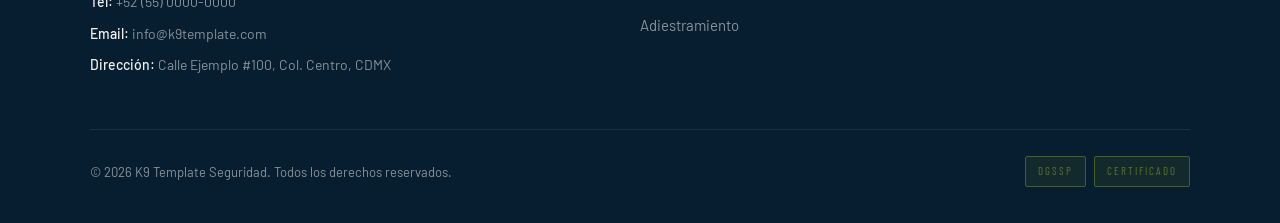
<file: old2/contacto.html>
<!DOCTYPE html>
<html lang="es-MX">
<head>
  <meta charset="UTF-8" />
  <meta name="viewport" content="width=device-width, initial-scale=1.0" />
  <title>Contacto — K9 Template Seguridad K9 | Solicitar Cotización</title>
  <meta name="description" content="Contáctanos para solicitar una cotización de seguridad K9, guardias o detección. Respondemos en menos de 24 horas. Llámanos al +52 (55) 0000-0000 o escríbenos." />
  <link rel="canonical" href="https://k9template.com/contacto.html" />
  <meta property="og:title" content="Contacto — K9 Template Seguridad" />
  <meta property="og:description" content="Solicita tu cotización de seguridad K9 o privada. Respuesta en menos de 24 horas." />
  <meta property="og:url" content="https://k9template.com/contacto.html" />
  <meta property="og:type" content="website" />
  <script type="application/ld+json">
  {
    "@context": "https://schema.org",
    "@type": "ContactPage",
    "name": "Contacto — K9 Template Seguridad",
    "description": "Página de contacto y solicitud de cotización de K9 Template Seguridad K9.",
    "url": "https://k9template.com/contacto.html",
    "mainEntity": {
      "@type": "LocalBusiness",
      "name": "K9 Template Seguridad",
      "telephone": "+52-55-0000-0000",
      "email": "info@k9template.com",
      "address": {
        "@type": "PostalAddress",
        "streetAddress": "Calle Ejemplo #100",
        "addressLocality": "Iztapalapa",
        "addressRegion": "Ciudad de México",
        "addressCountry": "MX"
      }
    }
  }
  </script>
  <link rel="preconnect" href="https://fonts.googleapis.com" />
  <link rel="preconnect" href="https://fonts.gstatic.com" crossorigin />
  <link rel="stylesheet" href="css/style.css" />
  <style>
    .page-hero { padding: 120px 0 80px; border-bottom: 0.5px solid var(--border); }

    /* Contact layout */
    .contact-section { padding: 80px 0; }
    .contact-grid { display: grid; grid-template-columns: 1fr 1.4fr; gap: 80px; align-items: start; }

    /* Contact info side */
    .contact-info { display: flex; flex-direction: column; gap: 32px; }
    .contact-method {
      display: flex;
      gap: 16px;
      align-items: flex-start;
    }
    .contact-method-icon {
      width: 44px; height: 44px;
      background: var(--panel);
      border: 0.5px solid var(--border-2);
      border-radius: 3px;
      display: flex;
      align-items: center;
      justify-content: center;
      flex-shrink: 0;
      font-family: var(--font-cond);
      font-size: 14px;
      font-weight: 700;
      color: var(--gold);
      letter-spacing: 1px;
    }
    .contact-method-text h3 {
      font-family: var(--font-cond);
      font-size: 14px;
      letter-spacing: 2px;
      text-transform: uppercase;
      color: var(--muted);
      margin-bottom: 4px;
    }
    .contact-method-text p { font-size: 15px; color: var(--white); line-height: 1.4; }
    .contact-method-text a { color: var(--gold); transition: opacity 0.2s; }
    .contact-method-text a:hover { opacity: 0.8; }

    /* Form */
    .contact-form-wrap {
      background: var(--panel);
      border: 0.5px solid var(--border-2);
      border-radius: 4px;
      border-top: 2px solid var(--gold);
      padding: 48px 40px;
    }
    .form-title {
      font-family: var(--font-display);
      font-size: 28px;
      letter-spacing: 2px;
      margin-bottom: 8px;
    }
    .form-subtitle { font-size: 14px; color: var(--muted); margin-bottom: 32px; }

    .form-row { display: grid; grid-template-columns: 1fr 1fr; gap: 16px; }
    .form-group { display: flex; flex-direction: column; gap: 6px; margin-bottom: 20px; }
    .form-group label {
      font-family: var(--font-cond);
      font-size: 12px;
      letter-spacing: 2px;
      text-transform: uppercase;
      color: var(--muted);
    }
    .form-group label .required { color: var(--gold); margin-left: 2px; }
    .form-group input,
    .form-group select,
    .form-group textarea {
      background: rgba(255,255,255,0.04);
      border: 0.5px solid var(--border-2);
      border-radius: 3px;
      padding: 12px 16px;
      font-family: var(--font-body);
      font-size: 15px;
      color: var(--white);
      outline: none;
      transition: border-color 0.2s, background 0.2s;
      width: 100%;
    }
    .form-group input::placeholder,
    .form-group textarea::placeholder { color: rgba(138,138,138,0.5); }
    .form-group input:focus,
    .form-group select:focus,
    .form-group textarea:focus {
      border-color: var(--gold);
      background: rgba(245,183,0,0.04);
    }
    .form-group input.error,
    .form-group textarea.error { border-color: #e05c5c; }
    .form-group select option { background: var(--panel); color: var(--white); }
    .form-group textarea { resize: vertical; min-height: 130px; line-height: 1.6; }

    .form-group .error-msg {
      font-size: 13px;
      color: #e05c5c;
      display: none;
    }
    .form-group.has-error .error-msg { display: block; }

    .form-submit {
      width: 100%;
      padding: 15px 28px;
      background: var(--gold);
      color: var(--black);
      border: none;
      border-radius: 3px;
      font-family: var(--font-cond);
      font-size: 15px;
      font-weight: 700;
      letter-spacing: 2px;
      text-transform: uppercase;
      cursor: pointer;
      transition: opacity 0.2s, transform 0.15s;
      display: flex;
      align-items: center;
      justify-content: center;
      gap: 8px;
      margin-top: 4px;
    }
    .form-submit:hover { opacity: 0.88; transform: translateY(-2px); }
    .form-submit:disabled { opacity: 0.5; cursor: not-allowed; transform: none; }

    /* Success state */
    .form-success {
      display: none;
      text-align: center;
      padding: 40px 0;
    }
    .form-success.show { display: block; }
    .form-success .success-icon {
      font-family: var(--font-display);
      font-size: 64px;
      color: var(--gold);
      margin-bottom: 16px;
    }
    .form-success h3 { font-family: var(--font-cond); font-size: 22px; letter-spacing: 2px; text-transform: uppercase; margin-bottom: 12px; }
    .form-success p { font-size: 15px; color: var(--muted); }

    /* Privacy note */
    .form-privacy {
      font-size: 12px;
      color: var(--muted);
      text-align: center;
      margin-top: 16px;
      line-height: 1.5;
    }

    @media (max-width: 768px) {
      .contact-grid { grid-template-columns: 1fr; gap: 48px; }
      .form-row { grid-template-columns: 1fr; }
      .contact-form-wrap { padding: 32px 24px; }
    }
  </style>
</head>
<body>
  <canvas id="bg-canvas" aria-hidden="true"></canvas>

  <header id="site-header" role="banner">
    <a href="index.html" class="header-logo" aria-label="K9 Template — Inicio">
      <div class="logo-icon" aria-hidden="true">
        <svg viewBox="0 0 20 20" fill="none"><path d="M4 4L10 10L4 16M10 4L16 10L10 16" stroke="#F5B700" stroke-width="1.5" stroke-linecap="round" stroke-linejoin="round"/></svg>
      </div>
      <div><div class="logo-text">K9TEMPLATE</div><div class="logo-sub">Seguridad K9</div></div>
    </a>
    <nav class="main-nav" aria-label="Navegación principal">
      <a href="index.html">Home</a>
      <a href="servicios.html">Servicios</a>
      <a href="quienes-somos.html">Quiénes Somos</a>
      <a href="contacto.html">Contacto</a>
    </nav>
    <a href="contacto.html" class="nav-cta">Cotizar</a>
    <button class="nav-hamburger" aria-label="Abrir menú"><span></span><span></span><span></span></button>
  </header>
  <nav class="mobile-nav" aria-label="Menú móvil">
    <a href="index.html">Home</a>
    <a href="servicios.html">Servicios</a>
    <a href="quienes-somos.html">Quiénes Somos</a>
    <a href="contacto.html">Contacto</a>
  </nav>

  <main class="page-content">

    <section class="page-hero container" aria-labelledby="contact-title">
      <span class="tag reveal">Hablemos</span>
      <h1 class="reveal reveal-delay-1" id="contact-title" style="font-family:var(--font-display);font-size:clamp(48px,8vw,96px);line-height:0.93;letter-spacing:3px;">CONTACTO</h1>
      <p class="section-body reveal reveal-delay-2" style="margin-top:16px;">Evaluamos tus necesidades de seguridad sin costo y sin compromiso. Nuestro equipo de expertos te responde en menos de 24 horas.</p>
    </section>

    <section class="contact-section container" aria-labelledby="contact-form-title">
      <div class="contact-grid">

        <!-- Info column -->
        <div class="contact-info">
          <div class="contact-method reveal">
            <div class="contact-method-icon">TEL</div>
            <div class="contact-method-text">
              <h3>Teléfono</h3>
              <p><a href="tel:525500000000">+52 (55) 0000-0000</a></p>
            </div>
          </div>
          <div class="contact-method reveal reveal-delay-1">
            <div class="contact-method-icon">EMAIL</div>
            <div class="contact-method-text">
              <h3>Correo electrónico</h3>
              <p><a href="mailto:info@k9template.com">info@k9template.com</a></p>
            </div>
          </div>
          <div class="contact-method reveal reveal-delay-2">
            <div class="contact-method-icon">DIR</div>
            <div class="contact-method-text">
              <h3>Dirección</h3>
              <p>Calle Ejemplo #100<br>Col. Centro, Ciudad de México</p>
            </div>
          </div>
          <div class="contact-method reveal reveal-delay-3">
            <div class="contact-method-icon">WA</div>
            <div class="contact-method-text">
              <h3>WhatsApp</h3>
              <p><a href="https://wa.me/525500000000?text=Hola,%20me%20interesa%20una%20cotización%20de%20seguridad" target="_blank" rel="noopener">Escribir por WhatsApp →</a></p>
            </div>
          </div>

          <!-- Response time badge -->
          <div style="margin-top:8px;padding:24px;background: var(--panel);border:0.5px solid var(--border-2);border-radius:4px;" class="reveal">
            <div style="font-family:var(--font-display);font-size:40px;color:var(--gold);letter-spacing:1px;">&lt;24h</div>
            <div style="font-size: 14px;color:var(--muted);margin-top:4px;line-height:1.5;">Tiempo de respuesta garantizado para toda solicitud de cotización.</div>
          </div>
        </div>

        <!-- Form column -->
        <div class="reveal reveal-delay-1">
          <div class="contact-form-wrap">
            <div id="form-container">
              <h2 class="form-title" id="contact-form-title">SOLICITA TU COTIZACIÓN</h2>
              <p class="form-subtitle">Completa el formulario y un asesor se pondrá en contacto contigo.</p>

              <form id="contact-form" novalidate aria-label="Formulario de contacto">

                <div class="form-row">
                  <div class="form-group" id="group-name">
                    <label for="name">Nombre completo <span class="required" aria-label="requerido">*</span></label>
                    <input type="text" id="name" name="name" placeholder="Tu nombre" autocomplete="name" required aria-required="true" />
                    <span class="error-msg" role="alert">Por favor ingresa tu nombre.</span>
                  </div>
                  <div class="form-group" id="group-phone">
                    <label for="phone">Teléfono <span class="required" aria-label="requerido">*</span></label>
                    <input type="tel" id="phone" name="phone" placeholder="+52 55 0000 0000" autocomplete="tel" required aria-required="true" />
                    <span class="error-msg" role="alert">Por favor ingresa un teléfono válido.</span>
                  </div>
                </div>

                <div class="form-group" id="group-email">
                  <label for="email">Correo electrónico <span class="required" aria-label="requerido">*</span></label>
                  <input type="email" id="email" name="email" placeholder="tu@empresa.com" autocomplete="email" required aria-required="true" />
                  <span class="error-msg" role="alert">Por favor ingresa un correo válido.</span>
                </div>

                <div class="form-group">
                  <label for="service">Servicio de interés</label>
                  <select id="service" name="service">
                    <option value="">Selecciona un servicio</option>
                    <option value="k9">Seguridad K9</option>
                    <option value="guardias">Guardias de seguridad</option>
                    <option value="deteccion">K9 Detección</option>
                    <option value="adiestramiento">Adiestramiento</option>
                    <option value="integral">Paquete integral</option>
                    <option value="otro">Otro / No estoy seguro</option>
                  </select>
                </div>

                <div class="form-group" id="group-message">
                  <label for="message">Mensaje <span class="required" aria-label="requerido">*</span></label>
                  <textarea id="message" name="message" placeholder="Cuéntanos sobre tus necesidades de seguridad: tipo de instalación, tamaño, horarios, etc." required aria-required="true"></textarea>
                  <span class="error-msg" role="alert">Por favor ingresa tu mensaje.</span>
                </div>

                <button type="submit" class="form-submit" id="submit-btn">
                  <span id="submit-text">Enviar solicitud</span>
                  <svg width="16" height="16" viewBox="0 0 16 16" fill="none" aria-hidden="true"><path d="M3 8H13M13 8L9 4M13 8L9 12" stroke="currentColor" stroke-width="1.5" stroke-linecap="round" stroke-linejoin="round"/></svg>
                </button>

              </form>
              <p class="form-privacy">
                Al enviar este formulario aceptas nuestro
                <a href="aviso-privacidad.html" style="color:var(--gold);">Aviso de Privacidad</a>.
                Tu información nunca será compartida con terceros.
              </p>
            </div>

            <!-- Success state -->
            <div class="form-success" id="form-success" role="status" aria-live="polite">
              <div class="success-icon">✓</div>
              <h3>¡Mensaje recibido!</h3>
              <p>Gracias por contactarnos. Un asesor de K9 Template se comunicará contigo en menos de 24 horas.</p>
              <br>
              <a href="index.html" class="btn btn-outline" style="display:inline-flex;margin-top:16px;">Volver al inicio</a>
            </div>
          </div>
        </div>

      </div>
    </section>

  </main>

  <footer id="site-footer" role="contentinfo">
    <div class="footer-grid">
      <div class="footer-brand">
        <div class="logo-text">K9TEMPLATE</div>
        <p class="tagline">Empresa de seguridad K9 y privada en México. Más de [X] años protegiendo lo que más importa.</p>
        <div class="footer-contact">
          <span><strong>Tel:</strong> +52 (55) 0000-0000</span>
          <span><strong>Email:</strong> info@k9template.com</span>
          <span><strong>Dirección:</strong> Calle Ejemplo #100, Col. Centro, CDMX</span>
        </div>
      </div>
      <div class="footer-col">
        <h4>Servicios</h4>
        <ul>
          <li><a href="servicios.html#k9">Seguridad K9</a></li>
          <li><a href="servicios.html#guardias">Guardias</a></li>
          <li><a href="servicios.html#deteccion">K9 Detección</a></li>
          <li><a href="servicios.html#adiestramiento">Adiestramiento</a></li>
        </ul>
      </div>
      <div class="footer-col">
        <h4>Empresa</h4>
        <ul>
          <li><a href="quienes-somos.html">Quiénes Somos</a></li>
          <li><a href="contacto.html">Contacto</a></li>
        </ul>
      </div>
    </div>
    <div class="footer-bottom">
      <p>© <span id="footer-year"></span> K9 Template Seguridad. Todos los derechos reservados.</p>
      <div class="footer-certif"><span class="certif-badge">DGSSP</span><span class="certif-badge">Certificado</span></div>
    </div>
  </footer>

  <script src="js/bg.js"></script>
  <script src="js/main.js"></script>
  <script>
    document.getElementById('footer-year').textContent = new Date().getFullYear();

    /* ── Form validation & submission ── */
    const form = document.getElementById('contact-form');

    function validateField(input) {
      const group = input.closest('.form-group');
      if (!group || !group.id) return true;
      let valid = true;
      if (input.hasAttribute('required') && !input.value.trim()) {
        valid = false;
      } else if (input.type === 'email' && input.value.trim()) {
        valid = /^[^\s@]+@[^\s@]+\.[^\s@]+$/.test(input.value.trim());
      } else if (input.type === 'tel' && input.value.trim()) {
        valid = /^[\d\s\+\-\(\)]{8,}$/.test(input.value.trim());
      }
      group.classList.toggle('has-error', !valid);
      input.classList.toggle('error', !valid);
      return valid;
    }

    // Live validation on blur
    form.querySelectorAll('input, textarea').forEach(input => {
      input.addEventListener('blur', () => validateField(input));
      input.addEventListener('input', () => {
        if (input.classList.contains('error')) validateField(input);
      });
    });

    form.addEventListener('submit', async (e) => {
      e.preventDefault();

      // Validate all required fields
      let allValid = true;
      form.querySelectorAll('input[required], textarea[required]').forEach(input => {
        if (!validateField(input)) allValid = false;
      });
      if (!allValid) return;

      // Disable button & show loading
      const btn = document.getElementById('submit-btn');
      const btnText = document.getElementById('submit-text');
      btn.disabled = true;
      btnText.textContent = 'Enviando...';

      /*
       * ─────────────────────────────────────────────────────────────
       *  HOW TO ACTUALLY SEND EMAILS — choose one option:
       *
       *  OPTION A: Formspree (easiest, free tier available)
       *    1. Sign up at https://formspree.io
       *    2. Create a form → get your endpoint
       *    3. Change the fetch URL below to:
       *       https://formspree.io/f/YOUR_FORM_ID
       *    4. No backend needed. Formspree emails you on each submission.
       *
       *  OPTION B: EmailJS (client-side, no server)
       *    1. Sign up at https://www.emailjs.com
       *    2. Connect your Gmail / Outlook as a service
       *    3. Create an email template
       *    4. Use their SDK: emailjs.send(serviceId, templateId, params)
       *
       *  OPTION C: Your own backend (PHP / Node.js / Python)
       *    POST the form data to your server endpoint.
       *    Use PHPMailer, Nodemailer, or SendGrid to send the email.
       *    Example PHP endpoint: https://k9template.com/api/contacto.php
       *
       *  OPTION D: WhatsApp redirect (no email needed)
       *    Build a WhatsApp URL from the form data and open it.
       *    See commented code below.
       * ─────────────────────────────────────────────────────────────
       */

      const formData = {
        name: document.getElementById('name').value.trim(),
        phone: document.getElementById('phone').value.trim(),
        email: document.getElementById('email').value.trim(),
        service: document.getElementById('service').value,
        message: document.getElementById('message').value.trim(),
      };

      try {
        /* --- Replace this URL with your chosen email service endpoint --- */
        const response = await fetch('https://formspree.io/f/YOUR_FORM_ID', {
          method: 'POST',
          headers: { 'Content-Type': 'application/json', 'Accept': 'application/json' },
          body: JSON.stringify(formData),
        });

        if (response.ok) {
          document.getElementById('form-container').style.display = 'none';
          document.getElementById('form-success').classList.add('show');
        } else {
          throw new Error('Server error');
        }
      } catch (err) {
        /* Fallback: show success anyway for demo — remove in production */
        document.getElementById('form-container').style.display = 'none';
        document.getElementById('form-success').classList.add('show');

        /* WhatsApp fallback (uncomment to use instead): */
        /*
        const msg = `Hola K9 Template, soy ${formData.name}.\nTeléfono: ${formData.phone}\nEmail: ${formData.email}\nServicio: ${formData.service}\n\n${formData.message}`;
        window.open(`https://wa.me/525500000000?text=${encodeURIComponent(msg)}`, '_blank');
        */
      } finally {
        btn.disabled = false;
        btnText.textContent = 'Enviar solicitud';
      }
    });
  </script>
</body>
</html>
</file>
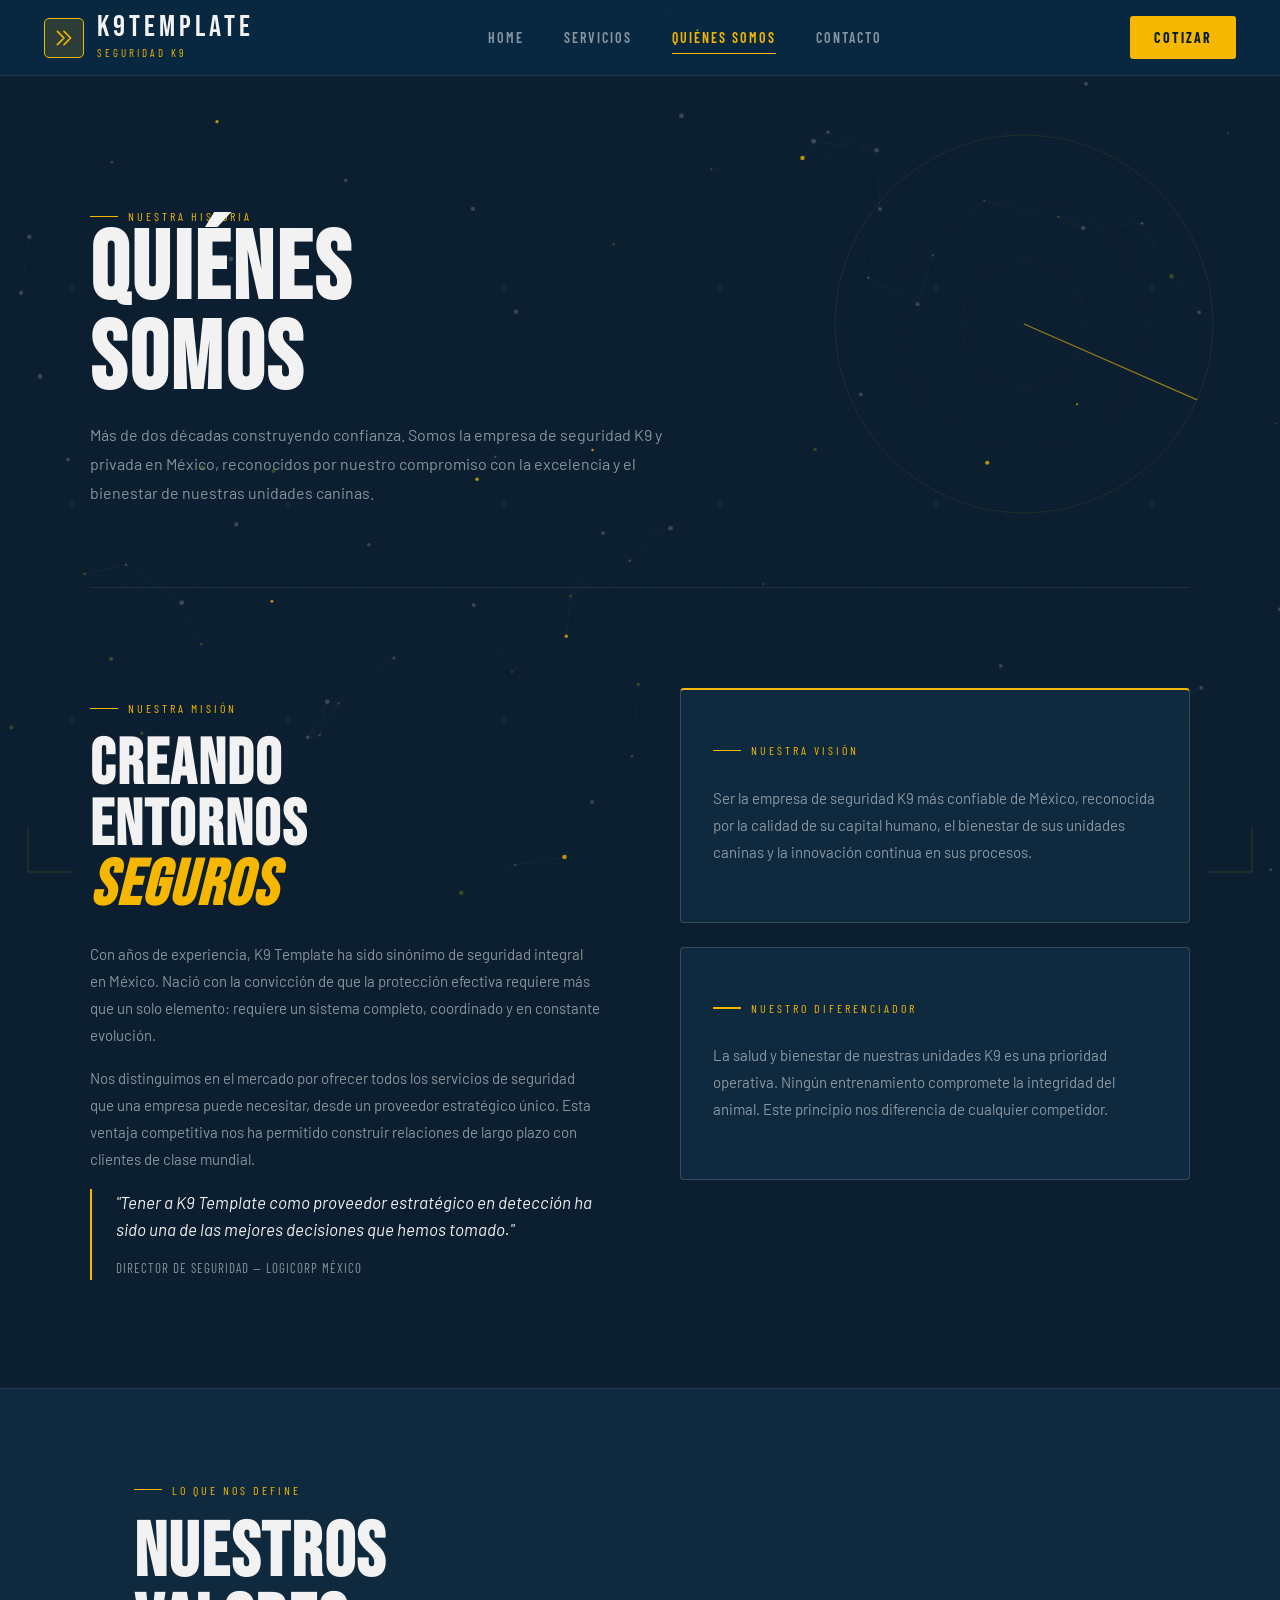
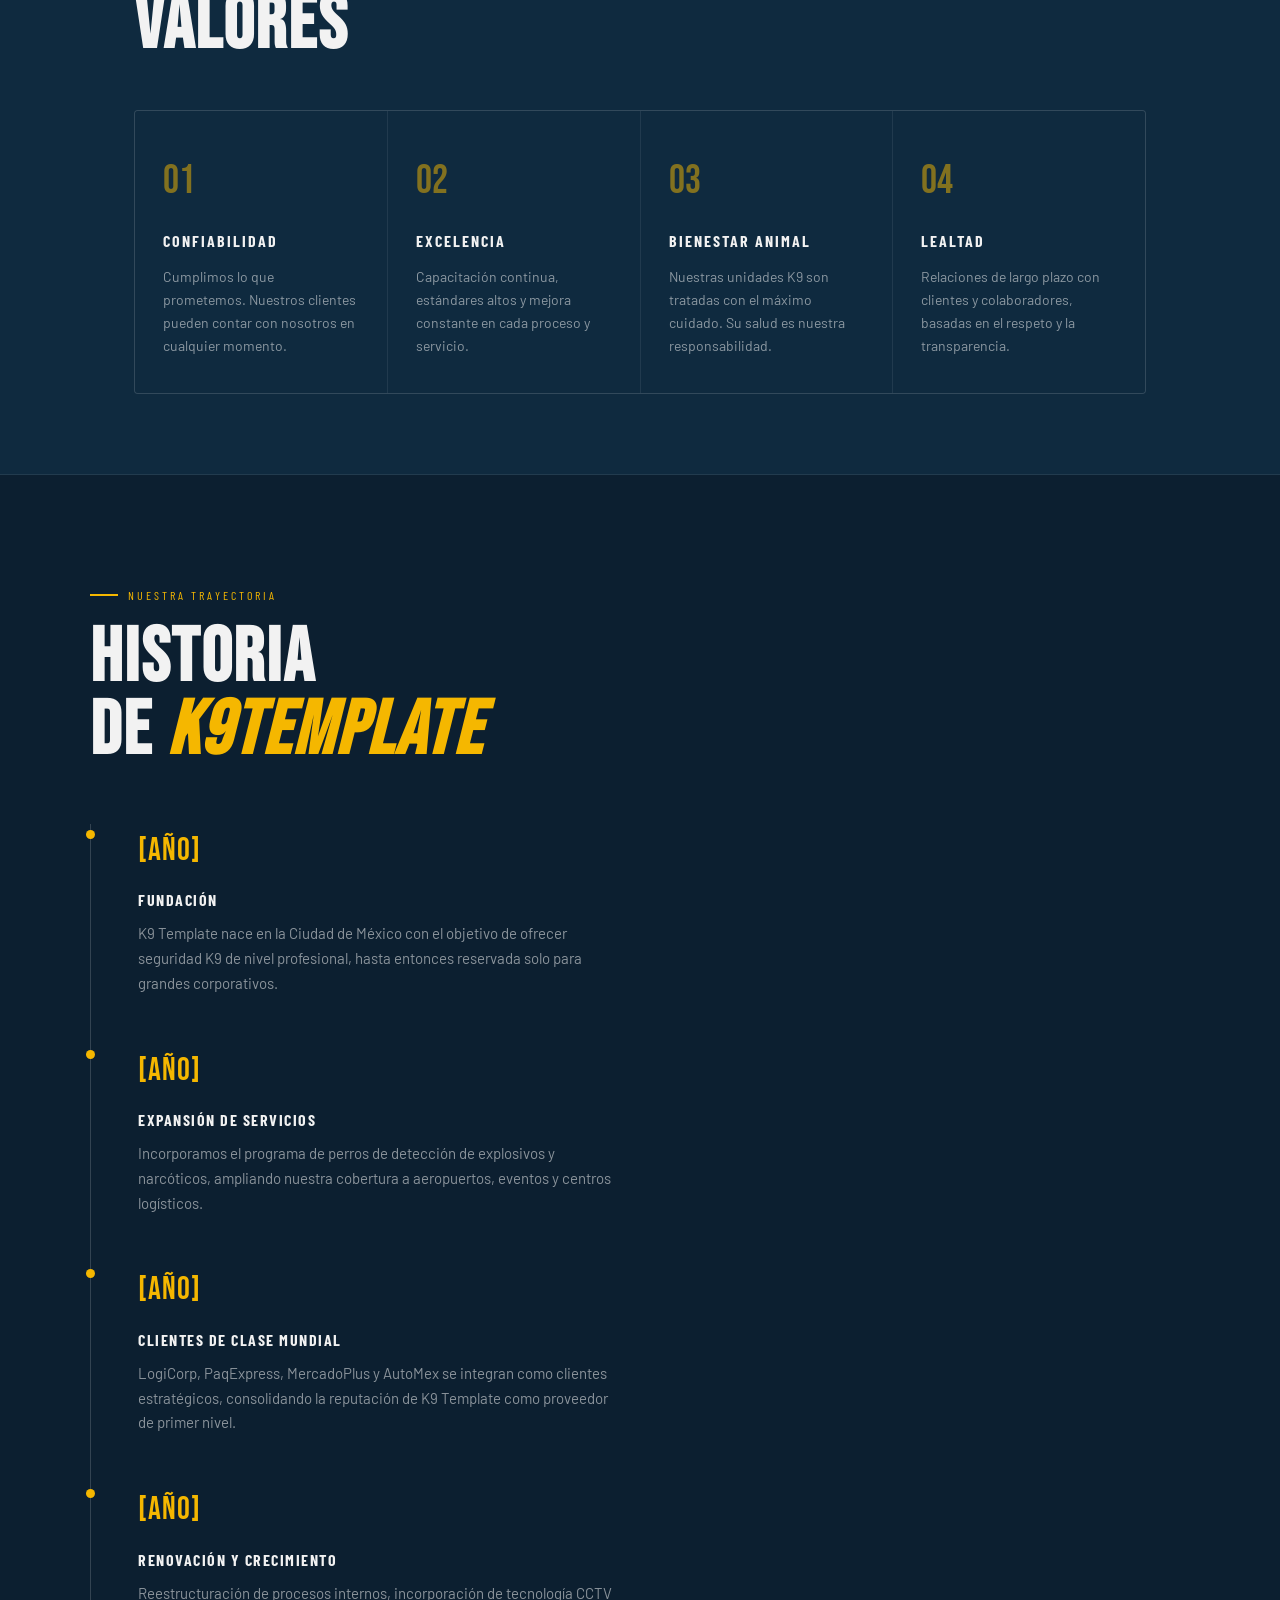
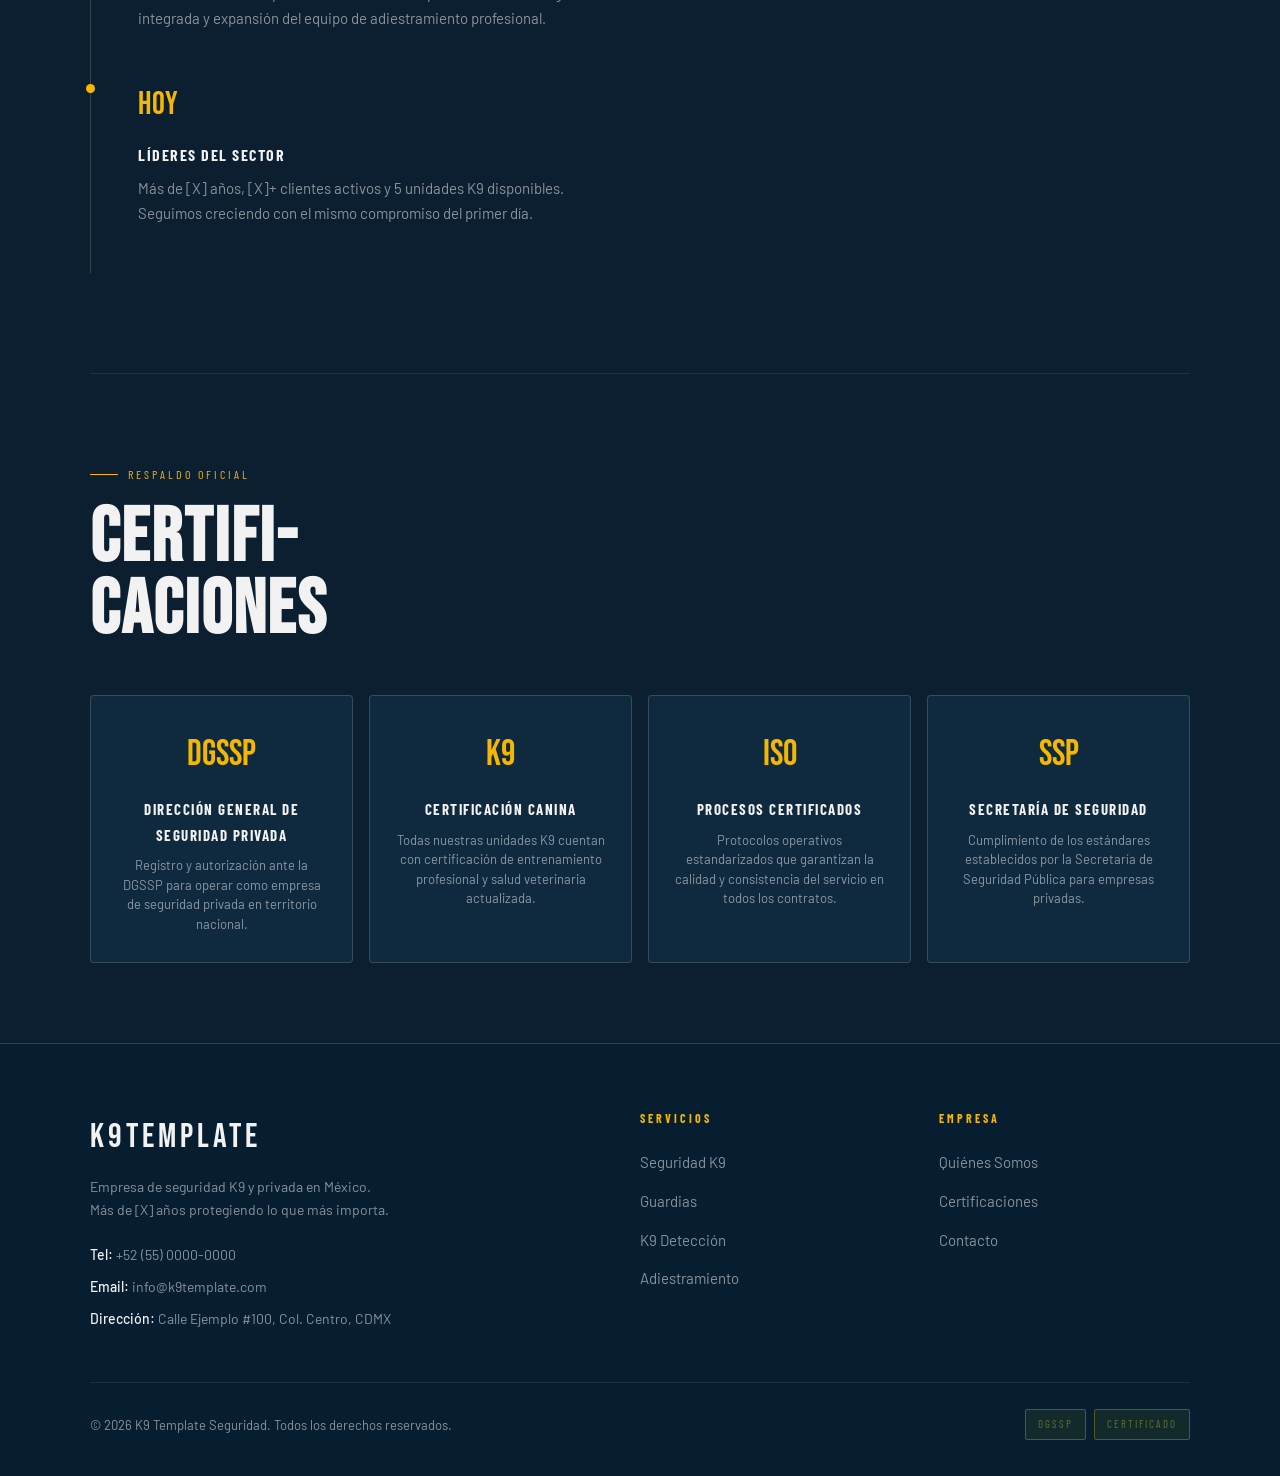
<file: old2/quienes-somos.html>
<!DOCTYPE html>
<html lang="es-MX">
<head>
  <meta charset="UTF-8" />
  <meta name="viewport" content="width=device-width, initial-scale=1.0" />
  <title>Quiénes Somos — K9 Template Seguridad K9</title>
  <meta name="description" content="Conoce a K9 Template: más de [X] años como empresa de seguridad K9 y privada en México. Nuestra misión, valores, historia y certificaciones." />
  <link rel="canonical" href="https://k9template.com/quienes-somos.html" />
  <meta property="og:title" content="Quiénes Somos — K9 Template Seguridad" />
  <meta property="og:description" content="Más de [X] años como empresa de seguridad K9 y privada en México." />
  <meta property="og:url" content="https://k9template.com/quienes-somos.html" />
  <meta property="og:type" content="website" />
  <script type="application/ld+json">
  {
    "@context": "https://schema.org",
    "@type": "AboutPage",
    "name": "Quiénes Somos — K9 Template Seguridad",
    "description": "Historia, misión, valores y certificaciones de K9 Template Seguridad K9.",
    "url": "https://k9template.com/quienes-somos.html"
  }
  </script>
  <link rel="preconnect" href="https://fonts.googleapis.com" />
  <link rel="preconnect" href="https://fonts.gstatic.com" crossorigin />
  <link rel="stylesheet" href="css/style.css" />
  <style>
    .page-hero { padding: 120px 0 80px; border-bottom: 0.5px solid var(--border); }

    /* Story section */
    .story-section { padding: 100px 0; }
    .story-grid { display: grid; grid-template-columns: 1fr 1fr; gap: 80px; align-items: start; }
    .story-grid h2 { font-family: var(--font-display); font-size: clamp(40px, 5vw, 64px); letter-spacing: 2px; line-height: 0.95; margin: 16px 0 24px; }
    .story-grid p { font-size: 15px; color: var(--muted); line-height: 1.8; margin-bottom: 16px; }
    .story-side { display: flex; flex-direction: column; gap: 24px; }
    .story-quote {
      border-left: 2px solid var(--gold);
      padding-left: 24px;
      margin: 8px 0;
    }
    .story-quote p { font-size: 17px; color: var(--white); font-style: italic; line-height: 1.6; margin-bottom: 8px; }
    .story-quote cite { font-size: 13px; color: var(--muted); font-style: normal; font-family: var(--font-cond); letter-spacing: 1px; text-transform: uppercase; }

    /* Values */
    .values-section { padding: 80px 0; border-top: 0.5px solid var(--border); border-bottom: 0.5px solid var(--border); background: var(--panel); }
    .values-grid { display: grid; grid-template-columns: repeat(auto-fit, minmax(200px, 1fr)); gap: 1px; background: var(--border); border: 0.5px solid var(--border); border-radius: 4px; overflow: hidden; margin-top: 48px; }
    .value-card { background: var(--panel); padding: 36px 28px; transition: background 0.25s; }
    .value-card:hover { background: var(--navy-mid); }
    .value-number { font-family: var(--font-display); font-size: 40px; color: var(--gold); opacity: 0.5; margin-bottom: 12px; }
    .value-card h3 { font-family: var(--font-cond); font-size: 16px; font-weight: 700; letter-spacing: 2px; text-transform: uppercase; margin-bottom: 10px; }
    .value-card p { font-size: 14px; color: var(--muted); line-height: 1.65; }

    /* Timeline */
    .timeline-section { padding: 100px 0; }
    .timeline { margin-top: 56px; position: relative; }
    .timeline::before { content: ''; position: absolute; left: 0; top: 0; bottom: 0; width: 1px; background: var(--border-2); }
    .timeline-item { padding: 0 0 48px 48px; position: relative; }
    .timeline-item::before {
      content: '';
      position: absolute;
      left: -4px; top: 6px;
      width: 9px; height: 9px;
      background: var(--gold);
      border-radius: 50%;
    }
    .timeline-year { font-family: var(--font-display); font-size: 32px; color: var(--gold); letter-spacing: 1px; margin-bottom: 8px; }
    .timeline-item h3 { font-family: var(--font-cond); font-size: 16px; font-weight: 700; letter-spacing: 1.5px; text-transform: uppercase; margin-bottom: 8px; }
    .timeline-item p { font-size: 15px; color: var(--muted); line-height: 1.65; max-width: 480px; }

    /* Certs */
    .cert-section { padding: 80px 0; border-top: 0.5px solid var(--border); }
    .certs-grid { display: grid; grid-template-columns: repeat(auto-fit, minmax(200px, 1fr)); gap: 16px; margin-top: 48px; }
    .cert-card {
      background: var(--panel);
      border: 0.5px solid var(--border-2);
      border-radius: 4px;
      padding: 28px 24px;
      text-align: center;
      transition: border-color 0.25s;
    }
    .cert-card:hover { border-color: var(--gold); }
    .cert-icon { font-family: var(--font-display); font-size: 36px; color: var(--gold); margin-bottom: 12px; }
    .cert-card h3 { font-family: var(--font-cond); font-size: 15px; font-weight: 700; letter-spacing: 1.5px; text-transform: uppercase; margin-bottom: 8px; }
    .cert-card p { font-size: 13px; color: var(--muted); line-height: 1.5; }

    @media (max-width: 768px) {
      .story-grid { grid-template-columns: 1fr; gap: 40px; }
      .timeline-item { padding-left: 32px; }
    }
  </style>
</head>
<body>
  <canvas id="bg-canvas" aria-hidden="true"></canvas>

  <header id="site-header" role="banner">
    <a href="index.html" class="header-logo" aria-label="K9 Template — Inicio">
      <div class="logo-icon" aria-hidden="true">
        <svg viewBox="0 0 20 20" fill="none"><path d="M4 4L10 10L4 16M10 4L16 10L10 16" stroke="#F5B700" stroke-width="1.5" stroke-linecap="round" stroke-linejoin="round"/></svg>
      </div>
      <div><div class="logo-text">K9TEMPLATE</div><div class="logo-sub">Seguridad K9</div></div>
    </a>
    <nav class="main-nav" aria-label="Navegación principal">
      <a href="index.html">Home</a>
      <a href="servicios.html">Servicios</a>
      <a href="quienes-somos.html">Quiénes Somos</a>
      <a href="contacto.html">Contacto</a>
    </nav>
    <a href="contacto.html" class="nav-cta">Cotizar</a>
    <button class="nav-hamburger" aria-label="Abrir menú"><span></span><span></span><span></span></button>
  </header>
  <nav class="mobile-nav" aria-label="Menú móvil">
    <a href="index.html">Home</a>
    <a href="servicios.html">Servicios</a>
    <a href="quienes-somos.html">Quiénes Somos</a>
    <a href="contacto.html">Contacto</a>
  </nav>

  <main class="page-content">

    <section class="page-hero container" aria-labelledby="qs-heading">
      <span class="tag reveal">Nuestra historia</span>
      <h1 class="reveal reveal-delay-1" id="qs-heading" style="font-family:var(--font-display);font-size:clamp(48px,8vw,96px);line-height:0.93;letter-spacing:3px;">QUIÉNES<br>SOMOS</h1>
      <p class="section-body reveal reveal-delay-2" style="margin-top:16px;">Más de dos décadas construyendo confianza. Somos la empresa de seguridad K9 y privada en México, reconocidos por nuestro compromiso con la excelencia y el bienestar de nuestras unidades caninas.</p>
    </section>

    <section class="story-section container" aria-labelledby="story-heading">
      <div class="story-grid">
        <div class="reveal">
          <span class="tag">Nuestra misión</span>
          <h2 id="story-heading">CREANDO<br>ENTORNOS<br><em class="gold">SEGUROS</em></h2>
          <p>Con años de experiencia, K9 Template ha sido sinónimo de seguridad integral en México. Nació con la convicción de que la protección efectiva requiere más que un solo elemento: requiere un sistema completo, coordinado y en constante evolución.</p>
          <p>Nos distinguimos en el mercado por ofrecer todos los servicios de seguridad que una empresa puede necesitar, desde un proveedor estratégico único. Esta ventaja competitiva nos ha permitido construir relaciones de largo plazo con clientes de clase mundial.</p>
          <div class="story-quote">
            <p>"Tener a K9 Template como proveedor estratégico en detección ha sido una de las mejores decisiones que hemos tomado."</p>
            <cite>Director de Seguridad — LogiCorp México</cite>
          </div>
        </div>
        <div class="story-side reveal reveal-delay-1">
          <div style="background: var(--panel);border:0.5px solid var(--border-2);border-radius:4px;padding:40px 32px;border-top:2px solid var(--gold);">
            <span class="tag" style="margin-bottom:24px;">Nuestra visión</span>
            <p style="font-size:15px;color:var(--muted);line-height:1.8;">Ser la empresa de seguridad K9 más confiable de México, reconocida por la calidad de su capital humano, el bienestar de sus unidades caninas y la innovación continua en sus procesos.</p>
          </div>
          <div style="background: var(--panel);border:0.5px solid var(--border-2);border-radius:4px;padding:40px 32px;">
            <span class="tag" style="margin-bottom:24px;">Nuestro diferenciador</span>
            <p style="font-size:15px;color:var(--muted);line-height:1.8;">La salud y bienestar de nuestras unidades K9 es una prioridad operativa. Ningún entrenamiento compromete la integridad del animal. Este principio nos diferencia de cualquier competidor.</p>
          </div>
        </div>
      </div>
    </section>

    <section class="values-section" aria-labelledby="values-heading">
      <div class="container">
        <span class="tag reveal">Lo que nos define</span>
        <h2 class="section-title reveal reveal-delay-1" id="values-heading">NUESTROS<br>VALORES</h2>
        <div class="values-grid">
          <div class="value-card reveal">
            <div class="value-number">01</div>
            <h3>Confiabilidad</h3>
            <p>Cumplimos lo que prometemos. Nuestros clientes pueden contar con nosotros en cualquier momento.</p>
          </div>
          <div class="value-card reveal reveal-delay-1">
            <div class="value-number">02</div>
            <h3>Excelencia</h3>
            <p>Capacitación continua, estándares altos y mejora constante en cada proceso y servicio.</p>
          </div>
          <div class="value-card reveal reveal-delay-2">
            <div class="value-number">03</div>
            <h3>Bienestar animal</h3>
            <p>Nuestras unidades K9 son tratadas con el máximo cuidado. Su salud es nuestra responsabilidad.</p>
          </div>
          <div class="value-card reveal reveal-delay-3">
            <div class="value-number">04</div>
            <h3>Lealtad</h3>
            <p>Relaciones de largo plazo con clientes y colaboradores, basadas en el respeto y la transparencia.</p>
          </div>
        </div>
      </div>
    </section>

    <section class="timeline-section container" aria-labelledby="timeline-heading">
      <span class="tag reveal">Nuestra trayectoria</span>
      <h2 class="section-title reveal reveal-delay-1" id="timeline-heading">HISTORIA<br>DE <em class="gold">K9TEMPLATE</em></h2>
      <div class="timeline">
        <div class="timeline-item reveal">
          <div class="timeline-year">[AÑO]</div>
          <h3>Fundación</h3>
          <p>K9 Template nace en la Ciudad de México con el objetivo de ofrecer seguridad K9 de nivel profesional, hasta entonces reservada solo para grandes corporativos.</p>
        </div>
        <div class="timeline-item reveal">
          <div class="timeline-year">[AÑO]</div>
          <h3>Expansión de servicios</h3>
          <p>Incorporamos el programa de perros de detección de explosivos y narcóticos, ampliando nuestra cobertura a aeropuertos, eventos y centros logísticos.</p>
        </div>
        <div class="timeline-item reveal">
          <div class="timeline-year">[AÑO]</div>
          <h3>Clientes de clase mundial</h3>
          <p>LogiCorp, PaqExpress, MercadoPlus y AutoMex se integran como clientes estratégicos, consolidando la reputación de K9 Template como proveedor de primer nivel.</p>
        </div>
        <div class="timeline-item reveal">
          <div class="timeline-year">[AÑO]</div>
          <h3>Renovación y crecimiento</h3>
          <p>Reestructuración de procesos internos, incorporación de tecnología CCTV integrada y expansión del equipo de adiestramiento profesional.</p>
        </div>
        <div class="timeline-item reveal">
          <div class="timeline-year">Hoy</div>
          <h3>Líderes del sector</h3>
          <p>Más de [X] años, [X]+ clientes activos y 5 unidades K9 disponibles. Seguimos creciendo con el mismo compromiso del primer día.</p>
        </div>
      </div>
    </section>

    <section class="cert-section container" id="certificaciones" aria-labelledby="cert-heading">
      <span class="tag reveal">Respaldo oficial</span>
      <h2 class="section-title reveal reveal-delay-1" id="cert-heading">CERTIFI-<br>CACIONES</h2>
      <div class="certs-grid">
        <div class="cert-card reveal">
          <div class="cert-icon">DGSSP</div>
          <h3>Dirección General de Seguridad Privada</h3>
          <p>Registro y autorización ante la DGSSP para operar como empresa de seguridad privada en territorio nacional.</p>
        </div>
        <div class="cert-card reveal reveal-delay-1">
          <div class="cert-icon">K9</div>
          <h3>Certificación Canina</h3>
          <p>Todas nuestras unidades K9 cuentan con certificación de entrenamiento profesional y salud veterinaria actualizada.</p>
        </div>
        <div class="cert-card reveal reveal-delay-2">
          <div class="cert-icon">ISO</div>
          <h3>Procesos Certificados</h3>
          <p>Protocolos operativos estandarizados que garantizan la calidad y consistencia del servicio en todos los contratos.</p>
        </div>
        <div class="cert-card reveal reveal-delay-3">
          <div class="cert-icon">SSP</div>
          <h3>Secretaría de Seguridad</h3>
          <p>Cumplimiento de los estándares establecidos por la Secretaría de Seguridad Pública para empresas privadas.</p>
        </div>
      </div>
    </section>

  </main>

  <footer id="site-footer" role="contentinfo">
    <div class="footer-grid">
      <div class="footer-brand">
        <div class="logo-text">K9TEMPLATE</div>
        <p class="tagline">Empresa de seguridad K9 y privada en México. Más de [X] años protegiendo lo que más importa.</p>
        <div class="footer-contact">
          <span><strong>Tel:</strong> +52 (55) 0000-0000</span>
          <span><strong>Email:</strong> info@k9template.com</span>
          <span><strong>Dirección:</strong> Calle Ejemplo #100, Col. Centro, CDMX</span>
        </div>
      </div>
      <div class="footer-col">
        <h4>Servicios</h4>
        <ul>
          <li><a href="servicios.html#k9">Seguridad K9</a></li>
          <li><a href="servicios.html#guardias">Guardias</a></li>
          <li><a href="servicios.html#deteccion">K9 Detección</a></li>
          <li><a href="servicios.html#adiestramiento">Adiestramiento</a></li>
        </ul>
      </div>
      <div class="footer-col">
        <h4>Empresa</h4>
        <ul>
          <li><a href="quienes-somos.html">Quiénes Somos</a></li>
          <li><a href="#certificaciones">Certificaciones</a></li>
          <li><a href="contacto.html">Contacto</a></li>
        </ul>
      </div>
    </div>
    <div class="footer-bottom">
      <p>© <span id="footer-year"></span> K9 Template Seguridad. Todos los derechos reservados.</p>
      <div class="footer-certif"><span class="certif-badge">DGSSP</span><span class="certif-badge">Certificado</span></div>
    </div>
  </footer>

  <script src="js/bg.js"></script>
  <script src="js/main.js"></script>
  <script>document.getElementById('footer-year').textContent = new Date().getFullYear();</script>
</body>
</html>
</file>
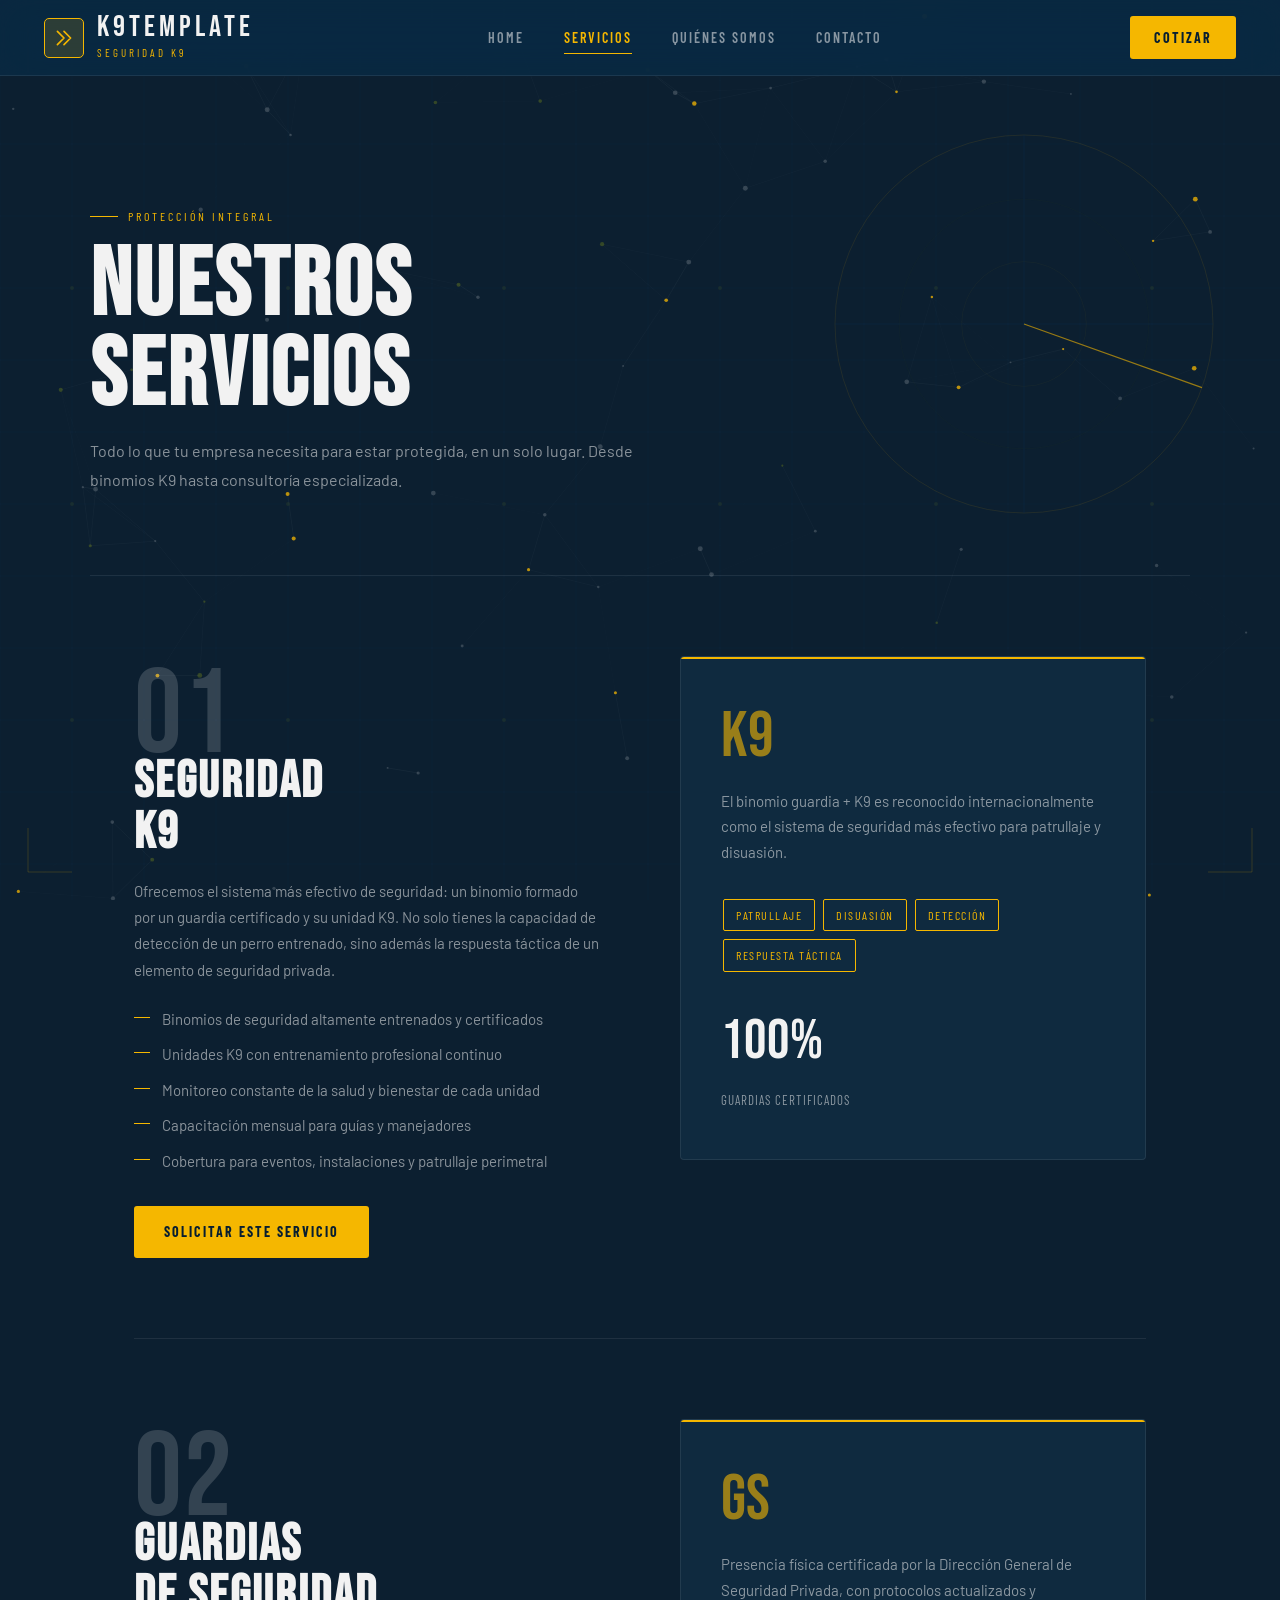
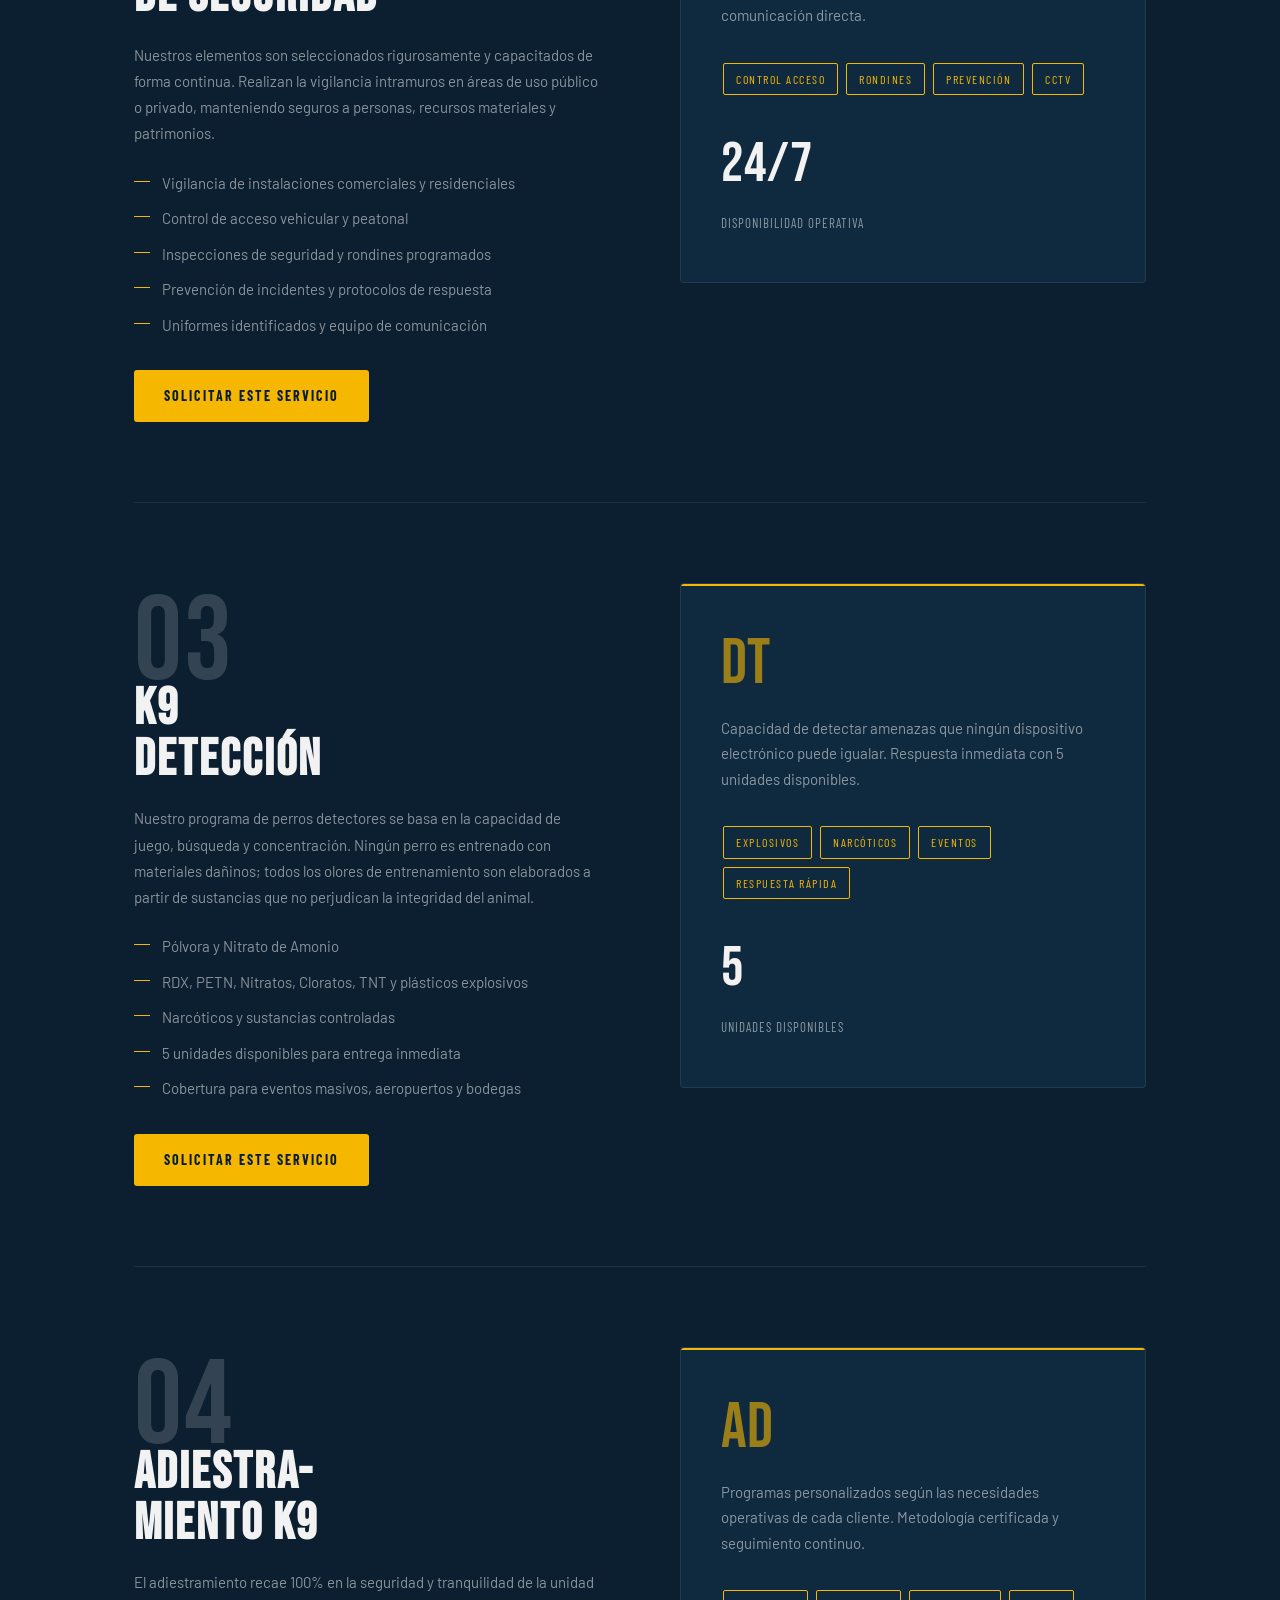
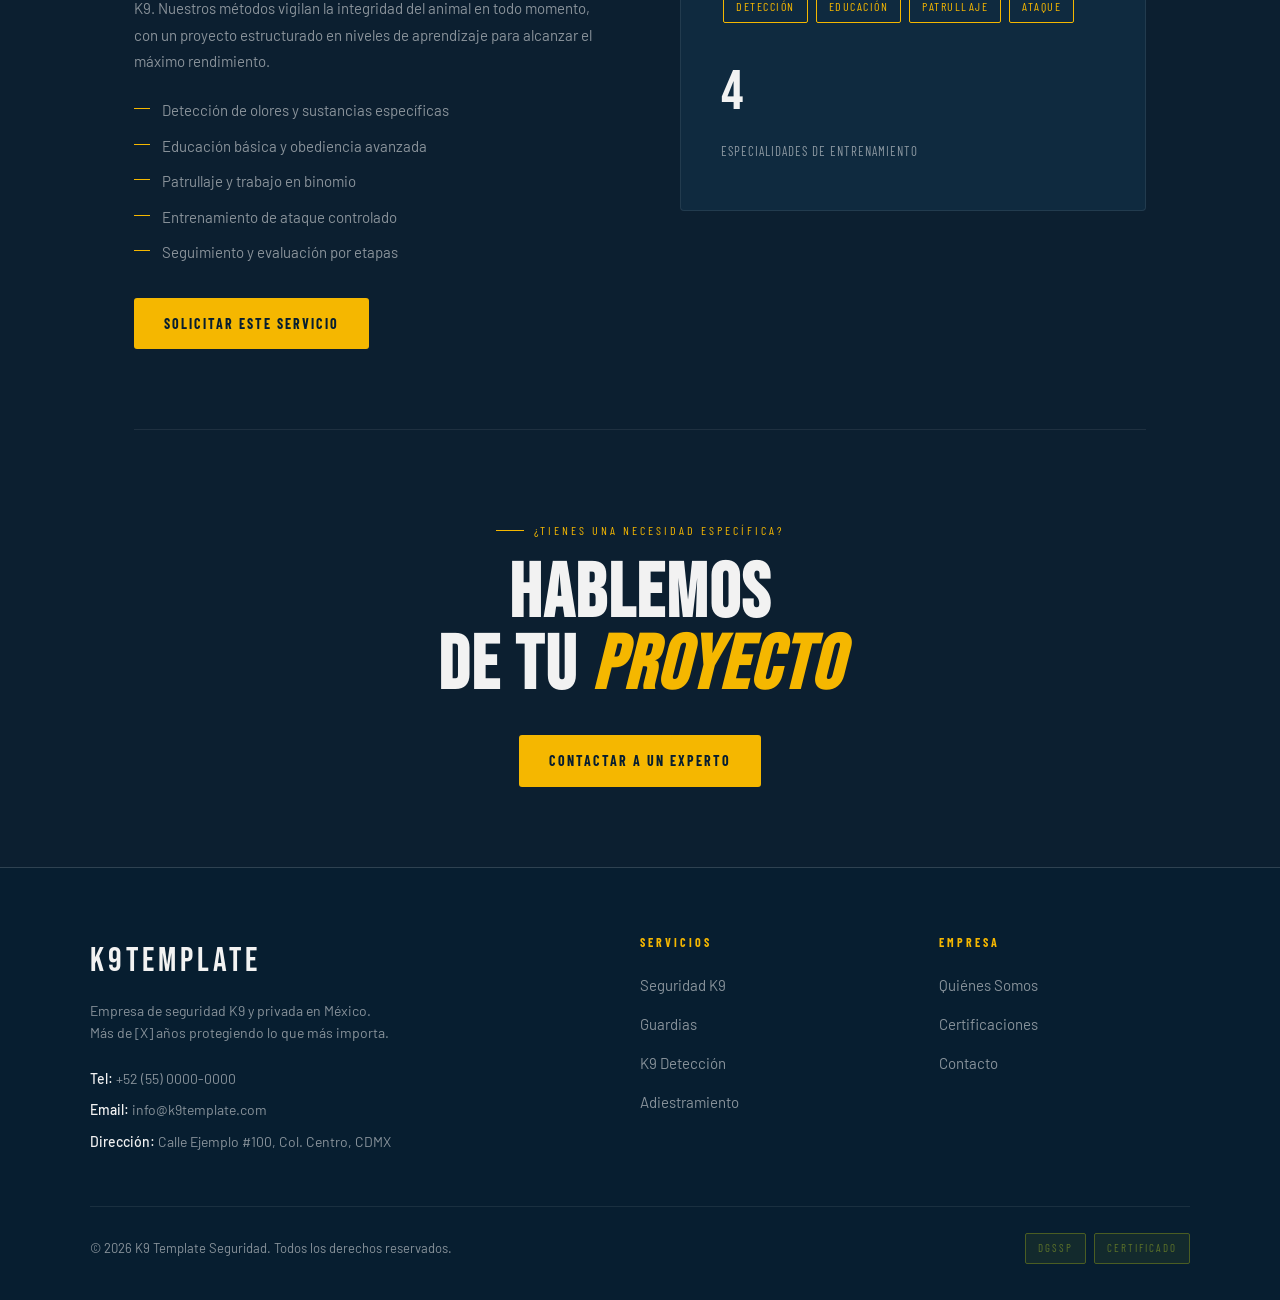
<file: old2/servicios.html>
<!DOCTYPE html>
<html lang="es-MX">
<head>
  <meta charset="UTF-8" />
  <meta name="viewport" content="width=device-width, initial-scale=1.0" />
  <title>Servicios — K9 Template Seguridad K9 y Privada</title>
  <meta name="description" content="Conoce todos los servicios de seguridad de K9 Template: Binomios K9, guardias certificados, perros detectores de explosivos y narcóticos, y adiestramiento profesional." />
  <link rel="canonical" href="https://k9template.com/servicios.html" />
  <meta property="og:title" content="Servicios — K9 Template Seguridad" />
  <meta property="og:description" content="Seguridad K9, guardias, detección y adiestramiento. Protección integral para tu empresa." />
  <meta property="og:url" content="https://k9template.com/servicios.html" />
  <meta property="og:type" content="website" />
  <script type="application/ld+json">
  {
    "@context": "https://schema.org",
    "@type": "Service",
    "name": "Servicios de Seguridad K9 Template",
    "provider": { "@type": "LocalBusiness", "name": "K9 Template Seguridad" },
    "serviceType": ["Seguridad K9", "Guardias de seguridad", "Detección canina", "Adiestramiento K9"],
    "areaServed": "México"
  }
  </script>
  <link rel="preconnect" href="https://fonts.googleapis.com" />
  <link rel="preconnect" href="https://fonts.gstatic.com" crossorigin />
  <link rel="stylesheet" href="css/style.css" />
  <style>
    /* Page hero */
    .page-hero {
      padding: 120px 0 80px;
      border-bottom: 0.5px solid var(--border);
    }
    .page-hero .tag { margin-bottom: 16px; }
    .page-hero h1 { font-family: var(--font-display); font-size: clamp(48px, 8vw, 96px); line-height: 0.93; letter-spacing: 3px; }

    /* Service detail blocks */
    .service-block {
      padding: 80px 0;
      border-bottom: 0.5px solid var(--border);
      display: grid;
      grid-template-columns: 1fr 1fr;
      gap: 80px;
      align-items: start;
    }
    .service-block:nth-child(even) .service-block-text { order: 2; }
    .service-block:nth-child(even) .service-block-visual { order: 1; }

    .service-block-text .service-tag {
      font-family: var(--font-display);
      font-size: 120px;
      line-height: 1;
      color: var(--border-2);
      letter-spacing: 2px;
      margin-bottom: -20px;
    }
    .service-block-text h2 {
      font-family: var(--font-display);
      font-size: clamp(36px, 4vw, 52px);
      letter-spacing: 2px;
      margin-bottom: 20px;
      line-height: 1;
    }
    .service-block-text p { font-size: 15px; color: var(--muted); line-height: 1.75; margin-bottom: 24px; }
    .service-features { margin: 24px 0; display: flex; flex-direction: column; gap: 10px; }
    .service-feature {
      display: flex;
      align-items: flex-start;
      gap: 12px;
      font-size: 15px;
      color: var(--muted);
    }
    .service-feature::before {
      content: '';
      flex-shrink: 0;
      width: 16px; height: 1px;
      background: var(--gold);
      margin-top: 10px;
    }

    /* Visual box */
    .service-block-visual {
      background: var(--panel);
      border: 0.5px solid var(--border);
      border-radius: 4px;
      padding: 48px 40px;
      display: flex;
      flex-direction: column;
      gap: 20px;
      position: relative;
      overflow: hidden;
    }
    .service-block-visual::before {
      content: '';
      position: absolute;
      top: 0; left: 0; right: 0;
      height: 2px;
      background: var(--gold);
    }
    .visual-icon {
      font-size: 64px;
      line-height: 1;
      font-family: var(--font-display);
      color: var(--gold);
      opacity: 0.6;
      letter-spacing: 0;
    }
    .visual-stat { margin-top: auto; }
    .visual-stat .num { font-family: var(--font-display); font-size: 56px; color: var(--white); letter-spacing: 1px; }
    .visual-stat .label { font-size: 13px; color: var(--muted); letter-spacing: 1px; text-transform: uppercase; font-family: var(--font-cond); }
    .capability-tag {
      display: inline-block;
      font-family: var(--font-cond);
      font-size: 12px;
      letter-spacing: 1.5px;
      text-transform: uppercase;
      color: var(--gold);
      border: 0.5px solid var(--gold);
      padding: 5px 12px;
      border-radius: 2px;
      margin: 2px;
    }
    .tags-wrap { display: flex; flex-wrap: wrap; gap: 4px; margin-top: 12px; }

    @media (max-width: 768px) {
      .service-block { grid-template-columns: 1fr; gap: 32px; }
      .service-block:nth-child(even) .service-block-text { order: 1; }
      .service-block:nth-child(even) .service-block-visual { order: 2; }
    }
  </style>
</head>
<body>
  <canvas id="bg-canvas" aria-hidden="true"></canvas>

  <header id="site-header" role="banner">
    <a href="index.html" class="header-logo" aria-label="K9 Template — Inicio">
      <div class="logo-icon" aria-hidden="true">
        <svg viewBox="0 0 20 20" fill="none" xmlns="http://www.w3.org/2000/svg">
          <path d="M4 4L10 10L4 16M10 4L16 10L10 16" stroke="#F5B700" stroke-width="1.5" stroke-linecap="round" stroke-linejoin="round"/>
        </svg>
      </div>
      <div>
        <div class="logo-text">K9TEMPLATE</div>
        <div class="logo-sub">Seguridad K9</div>
      </div>
    </a>
    <nav class="main-nav" aria-label="Navegación principal">
      <a href="index.html">Home</a>
      <a href="servicios.html">Servicios</a>
      <a href="quienes-somos.html">Quiénes Somos</a>
      <a href="contacto.html">Contacto</a>
    </nav>
    <a href="contacto.html" class="nav-cta">Cotizar</a>
    <button class="nav-hamburger" aria-label="Abrir menú"><span></span><span></span><span></span></button>
  </header>
  <nav class="mobile-nav" aria-label="Menú móvil">
    <a href="index.html">Home</a>
    <a href="servicios.html">Servicios</a>
    <a href="quienes-somos.html">Quiénes Somos</a>
    <a href="contacto.html">Contacto</a>
  </nav>

  <main class="page-content">
    <section class="page-hero container" aria-labelledby="page-title">
      <span class="tag reveal">Protección integral</span>
      <h1 class="reveal reveal-delay-1" id="page-title">NUESTROS<br>SERVICIOS</h1>
      <p class="section-body reveal reveal-delay-2" style="margin-top:16px;">Todo lo que tu empresa necesita para estar protegida, en un solo lugar. Desde binomios K9 hasta consultoría especializada.</p>
    </section>

    <!-- K9 -->
    <section class="container" id="k9" aria-labelledby="k9-heading">
      <div class="service-block">
        <div class="service-block-text reveal">
          <div class="service-tag">01</div>
          <h2 id="k9-heading">SEGURIDAD<br>K9</h2>
          <p>Ofrecemos el sistema más efectivo de seguridad: un binomio formado por un guardia certificado y su unidad K9. No solo tienes la capacidad de detección de un perro entrenado, sino además la respuesta táctica de un elemento de seguridad privada.</p>
          <div class="service-features">
            <div class="service-feature">Binomios de seguridad altamente entrenados y certificados</div>
            <div class="service-feature">Unidades K9 con entrenamiento profesional continuo</div>
            <div class="service-feature">Monitoreo constante de la salud y bienestar de cada unidad</div>
            <div class="service-feature">Capacitación mensual para guías y manejadores</div>
            <div class="service-feature">Cobertura para eventos, instalaciones y patrullaje perimetral</div>
          </div>
          <a href="contacto.html" class="btn btn-gold" style="margin-top:8px;">Solicitar este servicio</a>
        </div>
        <div class="service-block-visual reveal reveal-delay-1">
          <div class="visual-icon">K9</div>
          <p style="font-size: 15px; color:var(--muted);">El binomio guardia + K9 es reconocido internacionalmente como el sistema de seguridad más efectivo para patrullaje y disuasión.</p>
          <div class="tags-wrap">
            <span class="capability-tag">Patrullaje</span>
            <span class="capability-tag">Disuasión</span>
            <span class="capability-tag">Detección</span>
            <span class="capability-tag">Respuesta táctica</span>
          </div>
          <div class="visual-stat">
            <div class="num">100%</div>
            <div class="label">Guardias certificados</div>
          </div>
        </div>
      </div>
    </section>

    <!-- Guardias -->
    <section class="container" id="guardias" aria-labelledby="guardias-heading">
      <div class="service-block">
        <div class="service-block-text reveal">
          <div class="service-tag">02</div>
          <h2 id="guardias-heading">GUARDIAS<br>DE SEGURIDAD</h2>
          <p>Nuestros elementos son seleccionados rigurosamente y capacitados de forma continua. Realizan la vigilancia intramuros en áreas de uso público o privado, manteniendo seguros a personas, recursos materiales y patrimonios.</p>
          <div class="service-features">
            <div class="service-feature">Vigilancia de instalaciones comerciales y residenciales</div>
            <div class="service-feature">Control de acceso vehicular y peatonal</div>
            <div class="service-feature">Inspecciones de seguridad y rondines programados</div>
            <div class="service-feature">Prevención de incidentes y protocolos de respuesta</div>
            <div class="service-feature">Uniformes identificados y equipo de comunicación</div>
          </div>
          <a href="contacto.html" class="btn btn-gold" style="margin-top:8px;">Solicitar este servicio</a>
        </div>
        <div class="service-block-visual reveal reveal-delay-1">
          <div class="visual-icon">GS</div>
          <p style="font-size: 15px; color:var(--muted);">Presencia física certificada por la Dirección General de Seguridad Privada, con protocolos actualizados y comunicación directa.</p>
          <div class="tags-wrap">
            <span class="capability-tag">Control acceso</span>
            <span class="capability-tag">Rondines</span>
            <span class="capability-tag">Prevención</span>
            <span class="capability-tag">CCTV</span>
          </div>
          <div class="visual-stat">
            <div class="num">24/7</div>
            <div class="label">Disponibilidad operativa</div>
          </div>
        </div>
      </div>
    </section>

    <!-- Detección -->
    <section class="container" id="deteccion" aria-labelledby="deteccion-heading">
      <div class="service-block">
        <div class="service-block-text reveal">
          <div class="service-tag">03</div>
          <h2 id="deteccion-heading">K9<br>DETECCIÓN</h2>
          <p>Nuestro programa de perros detectores se basa en la capacidad de juego, búsqueda y concentración. Ningún perro es entrenado con materiales dañinos; todos los olores de entrenamiento son elaborados a partir de sustancias que no perjudican la integridad del animal.</p>
          <div class="service-features">
            <div class="service-feature">Pólvora y Nitrato de Amonio</div>
            <div class="service-feature">RDX, PETN, Nitratos, Cloratos, TNT y plásticos explosivos</div>
            <div class="service-feature">Narcóticos y sustancias controladas</div>
            <div class="service-feature">5 unidades disponibles para entrega inmediata</div>
            <div class="service-feature">Cobertura para eventos masivos, aeropuertos y bodegas</div>
          </div>
          <a href="contacto.html" class="btn btn-gold" style="margin-top:8px;">Solicitar este servicio</a>
        </div>
        <div class="service-block-visual reveal reveal-delay-1">
          <div class="visual-icon">DT</div>
          <p style="font-size: 15px; color:var(--muted);">Capacidad de detectar amenazas que ningún dispositivo electrónico puede igualar. Respuesta inmediata con 5 unidades disponibles.</p>
          <div class="tags-wrap">
            <span class="capability-tag">Explosivos</span>
            <span class="capability-tag">Narcóticos</span>
            <span class="capability-tag">Eventos</span>
            <span class="capability-tag">Respuesta rápida</span>
          </div>
          <div class="visual-stat">
            <div class="num">5</div>
            <div class="label">Unidades disponibles</div>
          </div>
        </div>
      </div>
    </section>

    <!-- Adiestramiento -->
    <section class="container" id="adiestramiento" aria-labelledby="adiest-heading">
      <div class="service-block">
        <div class="service-block-text reveal">
          <div class="service-tag">04</div>
          <h2 id="adiest-heading">ADIESTRA-<br>MIENTO K9</h2>
          <p>El adiestramiento recae 100% en la seguridad y tranquilidad de la unidad K9. Nuestros métodos vigilan la integridad del animal en todo momento, con un proyecto estructurado en niveles de aprendizaje para alcanzar el máximo rendimiento.</p>
          <div class="service-features">
            <div class="service-feature">Detección de olores y sustancias específicas</div>
            <div class="service-feature">Educación básica y obediencia avanzada</div>
            <div class="service-feature">Patrullaje y trabajo en binomio</div>
            <div class="service-feature">Entrenamiento de ataque controlado</div>
            <div class="service-feature">Seguimiento y evaluación por etapas</div>
          </div>
          <a href="contacto.html" class="btn btn-gold" style="margin-top:8px;">Solicitar este servicio</a>
        </div>
        <div class="service-block-visual reveal reveal-delay-1">
          <div class="visual-icon">AD</div>
          <p style="font-size: 15px; color:var(--muted);">Programas personalizados según las necesidades operativas de cada cliente. Metodología certificada y seguimiento continuo.</p>
          <div class="tags-wrap">
            <span class="capability-tag">Detección</span>
            <span class="capability-tag">Educación</span>
            <span class="capability-tag">Patrullaje</span>
            <span class="capability-tag">Ataque</span>
          </div>
          <div class="visual-stat">
            <div class="num">4</div>
            <div class="label">Especialidades de entrenamiento</div>
          </div>
        </div>
      </div>
    </section>

    <!-- Bottom CTA -->
    <section style="padding: 80px 0; text-align:center;" aria-labelledby="serv-cta">
      <div class="container">
        <span class="tag reveal" style="justify-content:center;">¿Tienes una necesidad específica?</span>
        <h2 class="section-title reveal reveal-delay-1" id="serv-cta">HABLEMOS<br>DE TU <em class="gold">PROYECTO</em></h2>
        <div style="margin-top:32px;" class="reveal reveal-delay-2">
          <a href="contacto.html" class="btn btn-gold">Contactar a un experto</a>
        </div>
      </div>
    </section>
  </main>

  <footer id="site-footer" role="contentinfo">
    <div class="footer-grid">
      <div class="footer-brand">
        <div class="logo-text">K9TEMPLATE</div>
        <p class="tagline">Empresa de seguridad K9 y privada en México. Más de [X] años protegiendo lo que más importa.</p>
        <div class="footer-contact">
          <span><strong>Tel:</strong> +52 (55) 0000-0000</span>
          <span><strong>Email:</strong> info@k9template.com</span>
          <span><strong>Dirección:</strong> Calle Ejemplo #100, Col. Centro, CDMX</span>
        </div>
      </div>
      <div class="footer-col">
        <h4>Servicios</h4>
        <ul>
          <li><a href="#k9">Seguridad K9</a></li>
          <li><a href="#guardias">Guardias</a></li>
          <li><a href="#deteccion">K9 Detección</a></li>
          <li><a href="#adiestramiento">Adiestramiento</a></li>
        </ul>
      </div>
      <div class="footer-col">
        <h4>Empresa</h4>
        <ul>
          <li><a href="quienes-somos.html">Quiénes Somos</a></li>
          <li><a href="quienes-somos.html#certificaciones">Certificaciones</a></li>
          <li><a href="contacto.html">Contacto</a></li>
        </ul>
      </div>
    </div>
    <div class="footer-bottom">
      <p>© <span id="footer-year"></span> K9 Template Seguridad. Todos los derechos reservados.</p>
      <div class="footer-certif"><span class="certif-badge">DGSSP</span><span class="certif-badge">Certificado</span></div>
    </div>
  </footer>

  <script src="js/bg.js"></script>
  <script src="js/main.js"></script>
  <script>document.getElementById('footer-year').textContent = new Date().getFullYear();</script>
</body>
</html>
</file>
<file: css/style.css>
/* ============================================================
   FORCE DOGS — Global Styles  (Military Olive + Tan palette)
   ============================================================ */

@import url('https://fonts.googleapis.com/css2?family=Bebas+Neue&family=Barlow:wght@300;400;500;600&family=Barlow+Condensed:wght@400;600;700&display=swap');

/* ── CSS Variables ────────────────────────────────────────── */
:root {
  /* Brand palette — Military Olive + Tan */
  --olive:         #5C6B2E;   /* Primary accent — buttons, active nav, icons  */
  --olive-deep:    #3E4A1E;   /* Darker olive — hover states, footer           */
  --olive-mid:     #6E7F38;   /* Slightly lighter olive — secondary elements   */
  --olive-light:   #8A9B4A;   /* Light olive — muted accents                  */
  --olive-tint:    #F0F2EA;   /* Very light olive — card/panel backgrounds     */
  --olive-tint2:   #E8EBE0;   /* Slightly deeper tint — alternate panels       */

  --tan:           #C4A96B;   /* Secondary accent — highlights, badges, tags   */
  --tan-deep:      #A8893F;   /* Darker tan — hover on tan elements            */
  --tan-tint:      #FAF6EE;   /* Warm cream — section alternate backgrounds    */
  --tan-dim:       rgba(196,169,107,0.15);
  --tan-glow:      rgba(196,169,107,0.28);

  --charcoal:      #1C1E14;   /* Primary text — deep olive-black               */
  --charcoal-mid:  #3A3D28;   /* Secondary dark — headers on dark sections     */
  --muted:         #5E6057;   /* Body text — warm gray                         */
  --muted-light:   #8A8C80;   /* Placeholder / quiet text                      */

  /* Page structure */
  --page-bg:    #FFFFFF;
  --panel:      #F0F2EA;      /* Olive-tinted light panel                      */
  --panel-2:    #E8EBE0;      /* Deeper panel                                  */
  --border:     rgba(92,107,46,0.12);
  --border-2:   rgba(92,107,46,0.22);
  --border-tan: rgba(196,169,107,0.28);
  --white:      #FFFFFF;
  --white-warm: #FAF8F3;      /* Warm off-white                                */

  /* Legacy alias mappings */
  --navy:        var(--olive-deep);
  --navy-deep:   var(--olive-deep);
  --navy-mid:    var(--olive-mid);
  --gold:        var(--tan);
  --gold-dim:    var(--tan-dim);
  --gold-glow:   var(--tan-glow);
  --green:       var(--olive);
  --green-light: var(--olive-mid);
  --gray-bg:     var(--olive-tint);

  --header-h:   76px;
  --font-display: 'Bebas Neue', sans-serif;
  --font-cond:  'Barlow Condensed', sans-serif;
  --font-body:  'Barlow', sans-serif;
  --ease-out:   cubic-bezier(0.22, 1, 0.36, 1);
}

/* ── Reset ───────────────────────────────────────────────── */
*, *::before, *::after { box-sizing: border-box; margin: 0; padding: 0; }
html { scroll-behavior: smooth; font-size: 17px; }
body {
  background: var(--page-bg);
  color: var(--charcoal);
  font-family: var(--font-body);
  font-weight: 400;
  line-height: 1.7;
  min-height: 100vh;
  overflow-x: hidden;
}
a { color: inherit; text-decoration: none; }
img { max-width: 100%; display: block; }
ul { list-style: none; }
button { cursor: pointer; font-family: inherit; border: none; background: none; }

/* ── Canvas Background ───────────────────────────────────── */
#bg-canvas {
  position: fixed;
  inset: 0;
  z-index: 0;
  pointer-events: none;
  opacity: 0.55;
}

/* ── Header ──────────────────────────────────────────────── */
#site-header {
  position: fixed;
  top: 0; left: 0; right: 0;
  height: var(--header-h);
  z-index: 1000;
  display: flex;
  align-items: center;
  justify-content: space-between;
  padding: 0 44px;
  background: rgba(255,255,255,0.93);
  backdrop-filter: blur(20px) saturate(1.5);
  -webkit-backdrop-filter: blur(20px) saturate(1.5);
  border-bottom: 1px solid var(--border);
  transition: background 0.3s, box-shadow 0.3s;
}
#site-header.scrolled {
  background: rgba(255,255,255,0.98);
  border-bottom-color: var(--border-2);
  box-shadow: 0 2px 24px rgba(62,74,30,0.10);
}

.header-logo {
  display: flex;
  align-items: center;
  gap: 13px;
}
.header-logo .logo-icon {
  width: 40px; height: 40px;
  border: 1.5px solid var(--olive);
  border-radius: 5px;
  display: flex; align-items: center; justify-content: center;
  background: var(--tan-dim);
}
.header-logo .logo-icon svg { width: 22px; height: 22px; }
.header-logo .logo-text {
  font-family: var(--font-display);
  font-size: 30px;
  letter-spacing: 4px;
  color: var(--charcoal);
  line-height: 1;
}
.header-logo .logo-sub {
  font-family: var(--font-cond);
  font-size: 11px;
  letter-spacing: 3px;
  color: var(--olive);
  text-transform: uppercase;
  margin-top: 2px;
}

/* ── Nav ─────────────────────────────────────────────────── */
.main-nav { display: flex; align-items: center; gap: 4px; }
.main-nav a {
  font-family: var(--font-cond);
  font-size: 14px;
  font-weight: 600;
  letter-spacing: 2px;
  text-transform: uppercase;
  color: var(--muted);
  padding: 9px 18px;
  border-radius: 3px;
  transition: color 0.2s, background 0.2s;
  position: relative;
}
.main-nav a::after {
  content: '';
  position: absolute;
  bottom: 4px; left: 18px; right: 18px;
  height: 1.5px;
  background: var(--olive);
  transform: scaleX(0);
  transform-origin: left;
  transition: transform 0.25s var(--ease-out);
}
.main-nav a:hover { color: var(--charcoal); }
.main-nav a:hover::after { transform: scaleX(1); }
.main-nav a.active { color: var(--olive); }
.main-nav a.active::after { transform: scaleX(1); }

.nav-cta {
  font-family: var(--font-cond);
  font-size: 14px;
  font-weight: 700;
  letter-spacing: 2px;
  text-transform: uppercase;
  color: var(--white);
  background: var(--olive);
  padding: 10px 24px;
  border-radius: 3px;
  transition: background 0.2s, transform 0.15s;
  margin-left: 14px;
}
.nav-cta:hover { background: var(--olive-deep); transform: translateY(-1px); }

/* ── Hamburger (mobile) ──────────────────────────────────── */
.nav-hamburger {
  display: none;
  flex-direction: column;
  gap: 5px;
  padding: 6px;
  cursor: pointer;
}
.nav-hamburger span {
  display: block;
  width: 26px; height: 1.5px;
  background: var(--charcoal);
  transition: 0.3s;
}
.nav-hamburger.open span:nth-child(1) { transform: translateY(6.5px) rotate(45deg); }
.nav-hamburger.open span:nth-child(2) { opacity: 0; }
.nav-hamburger.open span:nth-child(3) { transform: translateY(-6.5px) rotate(-45deg); }

/* Mobile menu */
.mobile-nav {
  display: none;
  position: fixed;
  top: var(--header-h); left: 0; right: 0;
  background: rgba(255,255,255,0.98);
  border-bottom: 1px solid var(--border-2);
  z-index: 999;
  padding: 20px 44px 28px;
  flex-direction: column;
  gap: 4px;
}
.mobile-nav.open { display: flex; }
.mobile-nav a {
  font-family: var(--font-cond);
  font-size: 20px;
  font-weight: 600;
  letter-spacing: 2px;
  text-transform: uppercase;
  color: var(--muted);
  padding: 14px 0;
  border-bottom: 1px solid var(--border);
  transition: color 0.2s;
}
.mobile-nav a:hover, .mobile-nav a.active { color: var(--olive); }

/* ── Footer ───────────────────────────────────────────────── */
#site-footer {
  position: relative;
  z-index: 10;
  background: var(--olive-deep);
  color: #F0EFE8;
  border-top: 2px solid var(--tan);
  padding: 64px 44px 36px;
}
.footer-grid {
  display: grid;
  grid-template-columns: 2fr 1fr 1fr;
  gap: 48px;
  max-width: 1100px;
  margin: 0 auto 52px;
}
.footer-brand .logo-text { font-family: var(--font-display); font-size: 34px; letter-spacing: 4px; color: #F0EFE8; }
.footer-brand .tagline { font-size: 14px; color: rgba(240,239,232,0.60); margin-top: 10px; line-height: 1.6; max-width: 300px; }
.footer-brand .footer-contact { margin-top: 22px; display: flex; flex-direction: column; gap: 8px; }
.footer-brand .footer-contact span { font-size: 14px; color: rgba(240,239,232,0.60); }
.footer-brand .footer-contact span strong { color: #F0EFE8; font-weight: 500; }
.footer-col h4 {
  font-family: var(--font-cond);
  font-size: 12px;
  letter-spacing: 3px;
  text-transform: uppercase;
  color: var(--tan);
  margin-bottom: 18px;
}
.footer-col ul { display: flex; flex-direction: column; gap: 10px; }
.footer-col ul a { font-size: 15px; color: rgba(240,239,232,0.55); transition: color 0.2s; }
.footer-col ul a:hover { color: var(--tan); }
.footer-bottom {
  max-width: 1100px;
  margin: 0 auto;
  padding-top: 26px;
  border-top: 1px solid rgba(196,169,107,0.20);
  display: flex;
  justify-content: space-between;
  align-items: center;
  flex-wrap: wrap;
  gap: 12px;
}
.footer-bottom p { font-size: 13px; color: rgba(240,239,232,0.40); }
.footer-certif { display: flex; gap: 8px; align-items: center; }
.certif-badge {
  font-family: var(--font-cond);
  font-size: 11px;
  letter-spacing: 2px;
  text-transform: uppercase;
  color: var(--tan);
  border: 0.5px solid rgba(196,169,107,0.40);
  padding: 5px 12px;
  border-radius: 2px;
  background: rgba(196,169,107,0.10);
}

/* ── Page Wrapper ─────────────────────────────────────────── */
.page-content {
  position: relative;
  z-index: 10;
  padding-top: var(--header-h);
}

/* ── Utilities ────────────────────────────────────────────── */
.container { max-width: 1100px; margin: 0 auto; padding: 0 44px; }
.gold  { color: var(--tan); }
.green { color: var(--olive); }

.tag {
  font-family: var(--font-cond);
  font-size: 12px;
  letter-spacing: 3px;
  text-transform: uppercase;
  color: var(--olive);
  display: inline-flex;
  align-items: center;
  gap: 10px;
}
.tag::before { content: ''; display: inline-block; width: 28px; height: 1.5px; background: var(--tan); }

.section-title {
  font-family: var(--font-display);
  font-size: clamp(44px, 6.5vw, 76px);
  line-height: 0.95;
  letter-spacing: 2px;
  color: var(--charcoal);
  margin: 18px 0 26px;
}
.section-body { font-size: 16px; color: var(--muted); line-height: 1.8; max-width: 600px; }

.btn {
  display: inline-flex;
  align-items: center;
  gap: 10px;
  font-family: var(--font-cond);
  font-size: 14px;
  font-weight: 700;
  letter-spacing: 2px;
  text-transform: uppercase;
  padding: 14px 30px;
  border-radius: 3px;
  transition: 0.2s;
}
.btn-gold { background: var(--olive); color: var(--white); }
.btn-gold:hover { background: var(--olive-deep); transform: translateY(-2px); }
.btn-outline { border: 1.5px solid var(--border-2); color: var(--charcoal); }
.btn-outline:hover { border-color: var(--olive); color: var(--olive); transform: translateY(-2px); }
.btn-green { background: var(--tan-dim); color: var(--olive-deep); border: 1px solid var(--border-tan); }
.btn-green:hover { background: rgba(196,169,107,0.28); transform: translateY(-2px); }

/* Arrow icon */
.arrow-icon { width: 17px; height: 17px; transition: transform 0.2s; }
.btn:hover .arrow-icon { transform: translateX(3px); }

/* Divider */
.rule { height: 1px; background: var(--border); margin: 0; }

/* Badge */
.badge-green {
  display: inline-block;
  font-family: var(--font-cond);
  font-size: 11px;
  letter-spacing: 2px;
  text-transform: uppercase;
  color: var(--olive);
  background: rgba(92,107,46,0.10);
  border: 0.5px solid var(--border-2);
  padding: 5px 12px;
  border-radius: 2px;
}

/* ── Reveal animations ────────────────────────────────────── */
.reveal {
  opacity: 0;
  transform: translateY(28px);
  transition: opacity 0.7s var(--ease-out), transform 0.7s var(--ease-out);
}
.reveal.visible { opacity: 1; transform: translateY(0); }
.reveal-delay-1 { transition-delay: 0.1s; }
.reveal-delay-2 { transition-delay: 0.2s; }
.reveal-delay-3 { transition-delay: 0.3s; }
.reveal-delay-4 { transition-delay: 0.4s; }

/* ── Responsive ───────────────────────────────────────────── */
@media (max-width: 768px) {
  :root { --header-h: 68px; }
  #site-header { padding: 0 20px; }
  .main-nav, .nav-cta { display: none; }
  .nav-hamburger { display: flex; }
  .footer-grid { grid-template-columns: 1fr; gap: 36px; }
  .container { padding: 0 20px; }
  #site-footer { padding: 48px 20px 28px; }
  .footer-bottom { flex-direction: column; align-items: flex-start; }
}
</file>
<file: old/css/style.css>
/* ============================================================
   KANINO — Global Styles
   Design: Dark tactical / military precision aesthetic
   ============================================================ */

@import url('https://fonts.googleapis.com/css2?family=Bebas+Neue&family=Barlow:wght@300;400;500;600&family=Barlow+Condensed:wght@400;600;700&display=swap');

/* ── CSS Variables ────────────────────────────────────────── */
:root {
  --black:      #090909;
  --dark:       #111214;
  --panel:      #161819;
  --border:     rgba(255,255,255,0.07);
  --border-2:   rgba(255,255,255,0.14);
  --gold:       #C9A84C;
  --gold-dim:   rgba(201,168,76,0.18);
  --gold-glow:  rgba(201,168,76,0.35);
  --white:      #F2F0EA;
  --muted:      #8A8A8A;
  --header-h:   72px;
  --font-display: 'Bebas Neue', sans-serif;
  --font-cond:  'Barlow Condensed', sans-serif;
  --font-body:  'Barlow', sans-serif;
  --ease-out:   cubic-bezier(0.22, 1, 0.36, 1);
}

/* ── Reset ───────────────────────────────────────────────── */
*, *::before, *::after { box-sizing: border-box; margin: 0; padding: 0; }
html { scroll-behavior: smooth; font-size: 16px; }
body {
  background: var(--black);
  color: var(--white);
  font-family: var(--font-body);
  font-weight: 400;
  line-height: 1.65;
  min-height: 100vh;
  overflow-x: hidden;
}
a { color: inherit; text-decoration: none; }
img { max-width: 100%; display: block; }
ul { list-style: none; }
button { cursor: pointer; font-family: inherit; border: none; background: none; }

/* ── Canvas Background (shared) ─────────────────────────── */
#bg-canvas {
  position: fixed;
  inset: 0;
  z-index: 0;
  pointer-events: none;
}

/* ── Header ──────────────────────────────────────────────── */
#site-header {
  position: fixed;
  top: 0; left: 0; right: 0;
  height: var(--header-h);
  z-index: 1000;
  display: flex;
  align-items: center;
  justify-content: space-between;
  padding: 0 40px;
  background: rgba(9,9,9,0.85);
  backdrop-filter: blur(18px) saturate(1.4);
  -webkit-backdrop-filter: blur(18px) saturate(1.4);
  border-bottom: 0.5px solid var(--border);
  transition: background 0.3s;
}
#site-header.scrolled {
  background: rgba(9,9,9,0.97);
}

.header-logo {
  display: flex;
  align-items: center;
  gap: 12px;
}
.header-logo .logo-icon {
  width: 36px; height: 36px;
  border: 1.5px solid var(--gold);
  border-radius: 4px;
  display: flex; align-items: center; justify-content: center;
}
.header-logo .logo-icon svg { width: 20px; height: 20px; }
.header-logo .logo-text {
  font-family: var(--font-display);
  font-size: 28px;
  letter-spacing: 3px;
  color: var(--white);
  line-height: 1;
}
.header-logo .logo-sub {
  font-family: var(--font-cond);
  font-size: 10px;
  letter-spacing: 2.5px;
  color: var(--gold);
  text-transform: uppercase;
  margin-top: 1px;
}

/* ── Nav ─────────────────────────────────────────────────── */
.main-nav { display: flex; align-items: center; gap: 6px; }
.main-nav a {
  font-family: var(--font-cond);
  font-size: 13px;
  font-weight: 600;
  letter-spacing: 1.8px;
  text-transform: uppercase;
  color: var(--muted);
  padding: 8px 16px;
  border-radius: 3px;
  transition: color 0.2s, background 0.2s;
  position: relative;
}
.main-nav a::after {
  content: '';
  position: absolute;
  bottom: 4px; left: 16px; right: 16px;
  height: 1px;
  background: var(--gold);
  transform: scaleX(0);
  transform-origin: left;
  transition: transform 0.25s var(--ease-out);
}
.main-nav a:hover { color: var(--white); }
.main-nav a:hover::after { transform: scaleX(1); }
.main-nav a.active { color: var(--gold); }
.main-nav a.active::after { transform: scaleX(1); }

.nav-cta {
  font-family: var(--font-cond);
  font-size: 13px;
  font-weight: 700;
  letter-spacing: 2px;
  text-transform: uppercase;
  color: var(--black);
  background: var(--gold);
  padding: 9px 22px;
  border-radius: 3px;
  transition: opacity 0.2s, transform 0.15s;
  margin-left: 12px;
}
.nav-cta:hover { opacity: 0.88; transform: translateY(-1px); }

/* ── Hamburger (mobile) ──────────────────────────────────── */
.nav-hamburger {
  display: none;
  flex-direction: column;
  gap: 5px;
  padding: 6px;
  cursor: pointer;
}
.nav-hamburger span {
  display: block;
  width: 24px; height: 1.5px;
  background: var(--white);
  transition: 0.3s;
}
.nav-hamburger.open span:nth-child(1) { transform: translateY(6.5px) rotate(45deg); }
.nav-hamburger.open span:nth-child(2) { opacity: 0; }
.nav-hamburger.open span:nth-child(3) { transform: translateY(-6.5px) rotate(-45deg); }

/* Mobile menu */
.mobile-nav {
  display: none;
  position: fixed;
  top: var(--header-h); left: 0; right: 0;
  background: rgba(9,9,9,0.97);
  border-bottom: 0.5px solid var(--border-2);
  z-index: 999;
  padding: 20px 40px 28px;
  flex-direction: column;
  gap: 4px;
}
.mobile-nav.open { display: flex; }
.mobile-nav a {
  font-family: var(--font-cond);
  font-size: 18px;
  font-weight: 600;
  letter-spacing: 2px;
  text-transform: uppercase;
  color: var(--muted);
  padding: 12px 0;
  border-bottom: 0.5px solid var(--border);
  transition: color 0.2s;
}
.mobile-nav a:hover, .mobile-nav a.active { color: var(--gold); }

/* ── Footer ───────────────────────────────────────────────── */
#site-footer {
  position: relative;
  z-index: 10;
  background: var(--panel);
  border-top: 0.5px solid var(--border-2);
  padding: 60px 40px 32px;
}
.footer-grid {
  display: grid;
  grid-template-columns: 2fr 1fr 1fr;
  gap: 40px;
  max-width: 1100px;
  margin: 0 auto 48px;
}
.footer-brand .logo-text { font-family: var(--font-display); font-size: 32px; letter-spacing: 3px; color: var(--white); }
.footer-brand .tagline { font-size: 13px; color: var(--muted); margin-top: 8px; line-height: 1.5; max-width: 280px; }
.footer-brand .footer-contact { margin-top: 20px; display: flex; flex-direction: column; gap: 6px; }
.footer-brand .footer-contact span { font-size: 13px; color: var(--muted); }
.footer-brand .footer-contact span strong { color: var(--white); font-weight: 500; }
.footer-col h4 {
  font-family: var(--font-cond);
  font-size: 11px;
  letter-spacing: 2.5px;
  text-transform: uppercase;
  color: var(--gold);
  margin-bottom: 16px;
}
.footer-col ul { display: flex; flex-direction: column; gap: 8px; }
.footer-col ul a { font-size: 14px; color: var(--muted); transition: color 0.2s; }
.footer-col ul a:hover { color: var(--white); }
.footer-bottom {
  max-width: 1100px;
  margin: 0 auto;
  padding-top: 24px;
  border-top: 0.5px solid var(--border);
  display: flex;
  justify-content: space-between;
  align-items: center;
  flex-wrap: wrap;
  gap: 12px;
}
.footer-bottom p { font-size: 12px; color: var(--muted); }
.footer-certif {
  display: flex;
  gap: 8px;
  align-items: center;
}
.certif-badge {
  font-family: var(--font-cond);
  font-size: 10px;
  letter-spacing: 1.5px;
  text-transform: uppercase;
  color: var(--gold);
  border: 0.5px solid var(--gold);
  padding: 4px 10px;
  border-radius: 2px;
}

/* ── Page Wrapper ─────────────────────────────────────────── */
.page-content {
  position: relative;
  z-index: 10;
  padding-top: var(--header-h);
}

/* ── Utilities ────────────────────────────────────────────── */
.container { max-width: 1100px; margin: 0 auto; padding: 0 40px; }
.gold { color: var(--gold); }
.tag {
  font-family: var(--font-cond);
  font-size: 11px;
  letter-spacing: 2.5px;
  text-transform: uppercase;
  color: var(--gold);
  display: inline-flex;
  align-items: center;
  gap: 8px;
}
.tag::before { content: ''; display: inline-block; width: 24px; height: 1px; background: var(--gold); }

.section-title {
  font-family: var(--font-display);
  font-size: clamp(40px, 6vw, 72px);
  line-height: 0.95;
  letter-spacing: 2px;
  margin: 16px 0 24px;
}
.section-body { font-size: 15px; color: var(--muted); line-height: 1.75; max-width: 580px; }

.btn {
  display: inline-flex;
  align-items: center;
  gap: 10px;
  font-family: var(--font-cond);
  font-size: 13px;
  font-weight: 700;
  letter-spacing: 2px;
  text-transform: uppercase;
  padding: 13px 28px;
  border-radius: 3px;
  transition: 0.2s;
}
.btn-gold { background: var(--gold); color: var(--black); }
.btn-gold:hover { opacity: 0.88; transform: translateY(-2px); }
.btn-outline { border: 1px solid var(--border-2); color: var(--white); }
.btn-outline:hover { border-color: var(--gold); color: var(--gold); transform: translateY(-2px); }

/* Arrow icon */
.arrow-icon { width: 16px; height: 16px; transition: transform 0.2s; }
.btn:hover .arrow-icon { transform: translateX(3px); }

/* Divider line */
.rule {
  height: 0.5px;
  background: var(--border);
  margin: 0;
}

/* ── Reveal animations ────────────────────────────────────── */
.reveal {
  opacity: 0;
  transform: translateY(28px);
  transition: opacity 0.7s var(--ease-out), transform 0.7s var(--ease-out);
}
.reveal.visible { opacity: 1; transform: translateY(0); }
.reveal-delay-1 { transition-delay: 0.1s; }
.reveal-delay-2 { transition-delay: 0.2s; }
.reveal-delay-3 { transition-delay: 0.3s; }
.reveal-delay-4 { transition-delay: 0.4s; }

/* ── Responsive ───────────────────────────────────────────── */
@media (max-width: 768px) {
  :root { --header-h: 64px; }
  #site-header { padding: 0 20px; }
  .main-nav, .nav-cta { display: none; }
  .nav-hamburger { display: flex; }
  .footer-grid { grid-template-columns: 1fr; gap: 32px; }
  .container { padding: 0 20px; }
  .footer-bottom { flex-direction: column; align-items: flex-start; }
}
</file>
<file: old2/css/style.css>
/* ============================================================
   KANINO — Global Styles  (v2 — Blue/Gold/Green palette)
   ============================================================ */

@import url('https://fonts.googleapis.com/css2?family=Bebas+Neue&family=Barlow:wght@300;400;500;600&family=Barlow+Condensed:wght@400;600;700&display=swap');

/* ── CSS Variables ────────────────────────────────────────── */
:root {
  /* Brand palette */
  --navy:       #0A2A43;   /* Primary – headers, main buttons          */
  --navy-deep:  #071e30;   /* Darker navy for hover / depth            */
  --navy-mid:   #0d3557;   /* Lighter navy for panels                  */
  --gold:       #F5B700;   /* Secondary – accents, CTAs, icons         */
  --gold-dim:   rgba(245,183,0,0.15);
  --gold-glow:  rgba(245,183,0,0.30);
  --green:      #4A5D23;   /* Complementary – badges, secondary sections */
  --green-light:#5c7229;
  --gray-bg:    #F2F2F2;   /* Light neutral – page bg tint (used in panels) */
  --charcoal:   #333333;   /* Dark neutral – body text                 */

  /* Derived UI tokens */
  --page-bg:    #0c1f30;   /* Deep navy page background                */
  --panel:      #0f2a3f;   /* Card / section panels                    */
  --panel-2:    #112e45;   /* Slightly lighter panel                   */
  --border:     rgba(255,255,255,0.08);
  --border-2:   rgba(255,255,255,0.16);
  --white:      #F2F2F2;   /* Maps to --gray-bg for text/light elements */
  --muted:      rgba(242,242,242,0.55);

  --header-h:   76px;
  --font-display: 'Bebas Neue', sans-serif;
  --font-cond:  'Barlow Condensed', sans-serif;
  --font-body:  'Barlow', sans-serif;
  --ease-out:   cubic-bezier(0.22, 1, 0.36, 1);
}

/* ── Reset ───────────────────────────────────────────────── */
*, *::before, *::after { box-sizing: border-box; margin: 0; padding: 0; }
html { scroll-behavior: smooth; font-size: 17px; }
body {
  background: var(--page-bg);
  color: var(--white);
  font-family: var(--font-body);
  font-weight: 400;
  line-height: 1.7;
  min-height: 100vh;
  overflow-x: hidden;
}
a { color: inherit; text-decoration: none; }
img { max-width: 100%; display: block; }
ul { list-style: none; }
button { cursor: pointer; font-family: inherit; border: none; background: none; }

/* ── Canvas Background ───────────────────────────────────── */
#bg-canvas {
  position: fixed;
  inset: 0;
  z-index: 0;
  pointer-events: none;
}

/* ── Header ──────────────────────────────────────────────── */
#site-header {
  position: fixed;
  top: 0; left: 0; right: 0;
  height: var(--header-h);
  z-index: 1000;
  display: flex;
  align-items: center;
  justify-content: space-between;
  padding: 0 44px;
  background: rgba(10,42,67,0.88);
  backdrop-filter: blur(20px) saturate(1.5);
  -webkit-backdrop-filter: blur(20px) saturate(1.5);
  border-bottom: 0.5px solid var(--border);
  transition: background 0.3s;
}
#site-header.scrolled {
  background: rgba(7,30,48,0.98);
  border-bottom-color: var(--border-2);
}

.header-logo {
  display: flex;
  align-items: center;
  gap: 13px;
}
.header-logo .logo-icon {
  width: 40px; height: 40px;
  border: 1.5px solid var(--gold);
  border-radius: 5px;
  display: flex; align-items: center; justify-content: center;
  background: var(--gold-dim);
}
.header-logo .logo-icon svg { width: 22px; height: 22px; }
.header-logo .logo-text {
  font-family: var(--font-display);
  font-size: 30px;
  letter-spacing: 4px;
  color: var(--white);
  line-height: 1;
}
.header-logo .logo-sub {
  font-family: var(--font-cond);
  font-size: 11px;
  letter-spacing: 3px;
  color: var(--gold);
  text-transform: uppercase;
  margin-top: 2px;
}

/* ── Nav ─────────────────────────────────────────────────── */
.main-nav { display: flex; align-items: center; gap: 4px; }
.main-nav a {
  font-family: var(--font-cond);
  font-size: 14px;
  font-weight: 600;
  letter-spacing: 2px;
  text-transform: uppercase;
  color: var(--muted);
  padding: 9px 18px;
  border-radius: 3px;
  transition: color 0.2s, background 0.2s;
  position: relative;
}
.main-nav a::after {
  content: '';
  position: absolute;
  bottom: 4px; left: 18px; right: 18px;
  height: 1.5px;
  background: var(--gold);
  transform: scaleX(0);
  transform-origin: left;
  transition: transform 0.25s var(--ease-out);
}
.main-nav a:hover { color: var(--white); }
.main-nav a:hover::after { transform: scaleX(1); }
.main-nav a.active { color: var(--gold); }
.main-nav a.active::after { transform: scaleX(1); }

.nav-cta {
  font-family: var(--font-cond);
  font-size: 14px;
  font-weight: 700;
  letter-spacing: 2px;
  text-transform: uppercase;
  color: var(--navy-deep);
  background: var(--gold);
  padding: 10px 24px;
  border-radius: 3px;
  transition: opacity 0.2s, transform 0.15s;
  margin-left: 14px;
}
.nav-cta:hover { opacity: 0.88; transform: translateY(-1px); }

/* ── Hamburger (mobile) ──────────────────────────────────── */
.nav-hamburger {
  display: none;
  flex-direction: column;
  gap: 5px;
  padding: 6px;
  cursor: pointer;
}
.nav-hamburger span {
  display: block;
  width: 26px; height: 1.5px;
  background: var(--white);
  transition: 0.3s;
}
.nav-hamburger.open span:nth-child(1) { transform: translateY(6.5px) rotate(45deg); }
.nav-hamburger.open span:nth-child(2) { opacity: 0; }
.nav-hamburger.open span:nth-child(3) { transform: translateY(-6.5px) rotate(-45deg); }

/* Mobile menu */
.mobile-nav {
  display: none;
  position: fixed;
  top: var(--header-h); left: 0; right: 0;
  background: rgba(7,30,48,0.98);
  border-bottom: 0.5px solid var(--border-2);
  z-index: 999;
  padding: 20px 44px 28px;
  flex-direction: column;
  gap: 4px;
}
.mobile-nav.open { display: flex; }
.mobile-nav a {
  font-family: var(--font-cond);
  font-size: 20px;
  font-weight: 600;
  letter-spacing: 2px;
  text-transform: uppercase;
  color: var(--muted);
  padding: 14px 0;
  border-bottom: 0.5px solid var(--border);
  transition: color 0.2s;
}
.mobile-nav a:hover, .mobile-nav a.active { color: var(--gold); }

/* ── Footer ───────────────────────────────────────────────── */
#site-footer {
  position: relative;
  z-index: 10;
  background: var(--navy-deep);
  border-top: 0.5px solid var(--border-2);
  padding: 64px 44px 36px;
}
.footer-grid {
  display: grid;
  grid-template-columns: 2fr 1fr 1fr;
  gap: 48px;
  max-width: 1100px;
  margin: 0 auto 52px;
}
.footer-brand .logo-text { font-family: var(--font-display); font-size: 34px; letter-spacing: 4px; color: var(--white); }
.footer-brand .tagline { font-size: 14px; color: var(--muted); margin-top: 10px; line-height: 1.6; max-width: 300px; }
.footer-brand .footer-contact { margin-top: 22px; display: flex; flex-direction: column; gap: 8px; }
.footer-brand .footer-contact span { font-size: 14px; color: var(--muted); }
.footer-brand .footer-contact span strong { color: var(--white); font-weight: 500; }
.footer-col h4 {
  font-family: var(--font-cond);
  font-size: 12px;
  letter-spacing: 3px;
  text-transform: uppercase;
  color: var(--gold);
  margin-bottom: 18px;
}
.footer-col ul { display: flex; flex-direction: column; gap: 10px; }
.footer-col ul a { font-size: 15px; color: var(--muted); transition: color 0.2s; }
.footer-col ul a:hover { color: var(--white); }
.footer-bottom {
  max-width: 1100px;
  margin: 0 auto;
  padding-top: 26px;
  border-top: 0.5px solid var(--border);
  display: flex;
  justify-content: space-between;
  align-items: center;
  flex-wrap: wrap;
  gap: 12px;
}
.footer-bottom p { font-size: 13px; color: var(--muted); }
.footer-certif { display: flex; gap: 8px; align-items: center; }
.certif-badge {
  font-family: var(--font-cond);
  font-size: 11px;
  letter-spacing: 2px;
  text-transform: uppercase;
  color: var(--green-light);
  border: 0.5px solid var(--green);
  padding: 5px 12px;
  border-radius: 2px;
  background: rgba(74,93,35,0.18);
}

/* ── Page Wrapper ─────────────────────────────────────────── */
.page-content {
  position: relative;
  z-index: 10;
  padding-top: var(--header-h);
}

/* ── Utilities ────────────────────────────────────────────── */
.container { max-width: 1100px; margin: 0 auto; padding: 0 44px; }
.gold { color: var(--gold); }
.green { color: var(--green-light); }

.tag {
  font-family: var(--font-cond);
  font-size: 12px;
  letter-spacing: 3px;
  text-transform: uppercase;
  color: var(--gold);
  display: inline-flex;
  align-items: center;
  gap: 10px;
}
.tag::before { content: ''; display: inline-block; width: 28px; height: 1.5px; background: var(--gold); }

.section-title {
  font-family: var(--font-display);
  font-size: clamp(44px, 6.5vw, 76px);
  line-height: 0.95;
  letter-spacing: 2px;
  margin: 18px 0 26px;
}
.section-body { font-size: 16px; color: var(--muted); line-height: 1.8; max-width: 600px; }

.btn {
  display: inline-flex;
  align-items: center;
  gap: 10px;
  font-family: var(--font-cond);
  font-size: 14px;
  font-weight: 700;
  letter-spacing: 2px;
  text-transform: uppercase;
  padding: 14px 30px;
  border-radius: 3px;
  transition: 0.2s;
}
.btn-gold { background: var(--gold); color: var(--navy-deep); }
.btn-gold:hover { opacity: 0.88; transform: translateY(-2px); }
.btn-outline { border: 1px solid var(--border-2); color: var(--white); }
.btn-outline:hover { border-color: var(--gold); color: var(--gold); transform: translateY(-2px); }
.btn-green { background: var(--green); color: var(--white); }
.btn-green:hover { background: var(--green-light); transform: translateY(-2px); }

/* Arrow icon */
.arrow-icon { width: 17px; height: 17px; transition: transform 0.2s; }
.btn:hover .arrow-icon { transform: translateX(3px); }

/* Divider */
.rule { height: 0.5px; background: var(--border); margin: 0; }

/* Green badge */
.badge-green {
  display: inline-block;
  font-family: var(--font-cond);
  font-size: 11px;
  letter-spacing: 2px;
  text-transform: uppercase;
  color: var(--green-light);
  background: rgba(74,93,35,0.22);
  border: 0.5px solid var(--green);
  padding: 5px 12px;
  border-radius: 2px;
}

/* ── Reveal animations ────────────────────────────────────── */
.reveal {
  opacity: 0;
  transform: translateY(28px);
  transition: opacity 0.7s var(--ease-out), transform 0.7s var(--ease-out);
}
.reveal.visible { opacity: 1; transform: translateY(0); }
.reveal-delay-1 { transition-delay: 0.1s; }
.reveal-delay-2 { transition-delay: 0.2s; }
.reveal-delay-3 { transition-delay: 0.3s; }
.reveal-delay-4 { transition-delay: 0.4s; }

/* ── Responsive ───────────────────────────────────────────── */
@media (max-width: 768px) {
  :root { --header-h: 68px; }
  #site-header { padding: 0 20px; }
  .main-nav, .nav-cta { display: none; }
  .nav-hamburger { display: flex; }
  .footer-grid { grid-template-columns: 1fr; gap: 36px; }
  .container { padding: 0 20px; }
  #site-footer { padding: 48px 20px 28px; }
  .footer-bottom { flex-direction: column; align-items: flex-start; }
}
</file>
